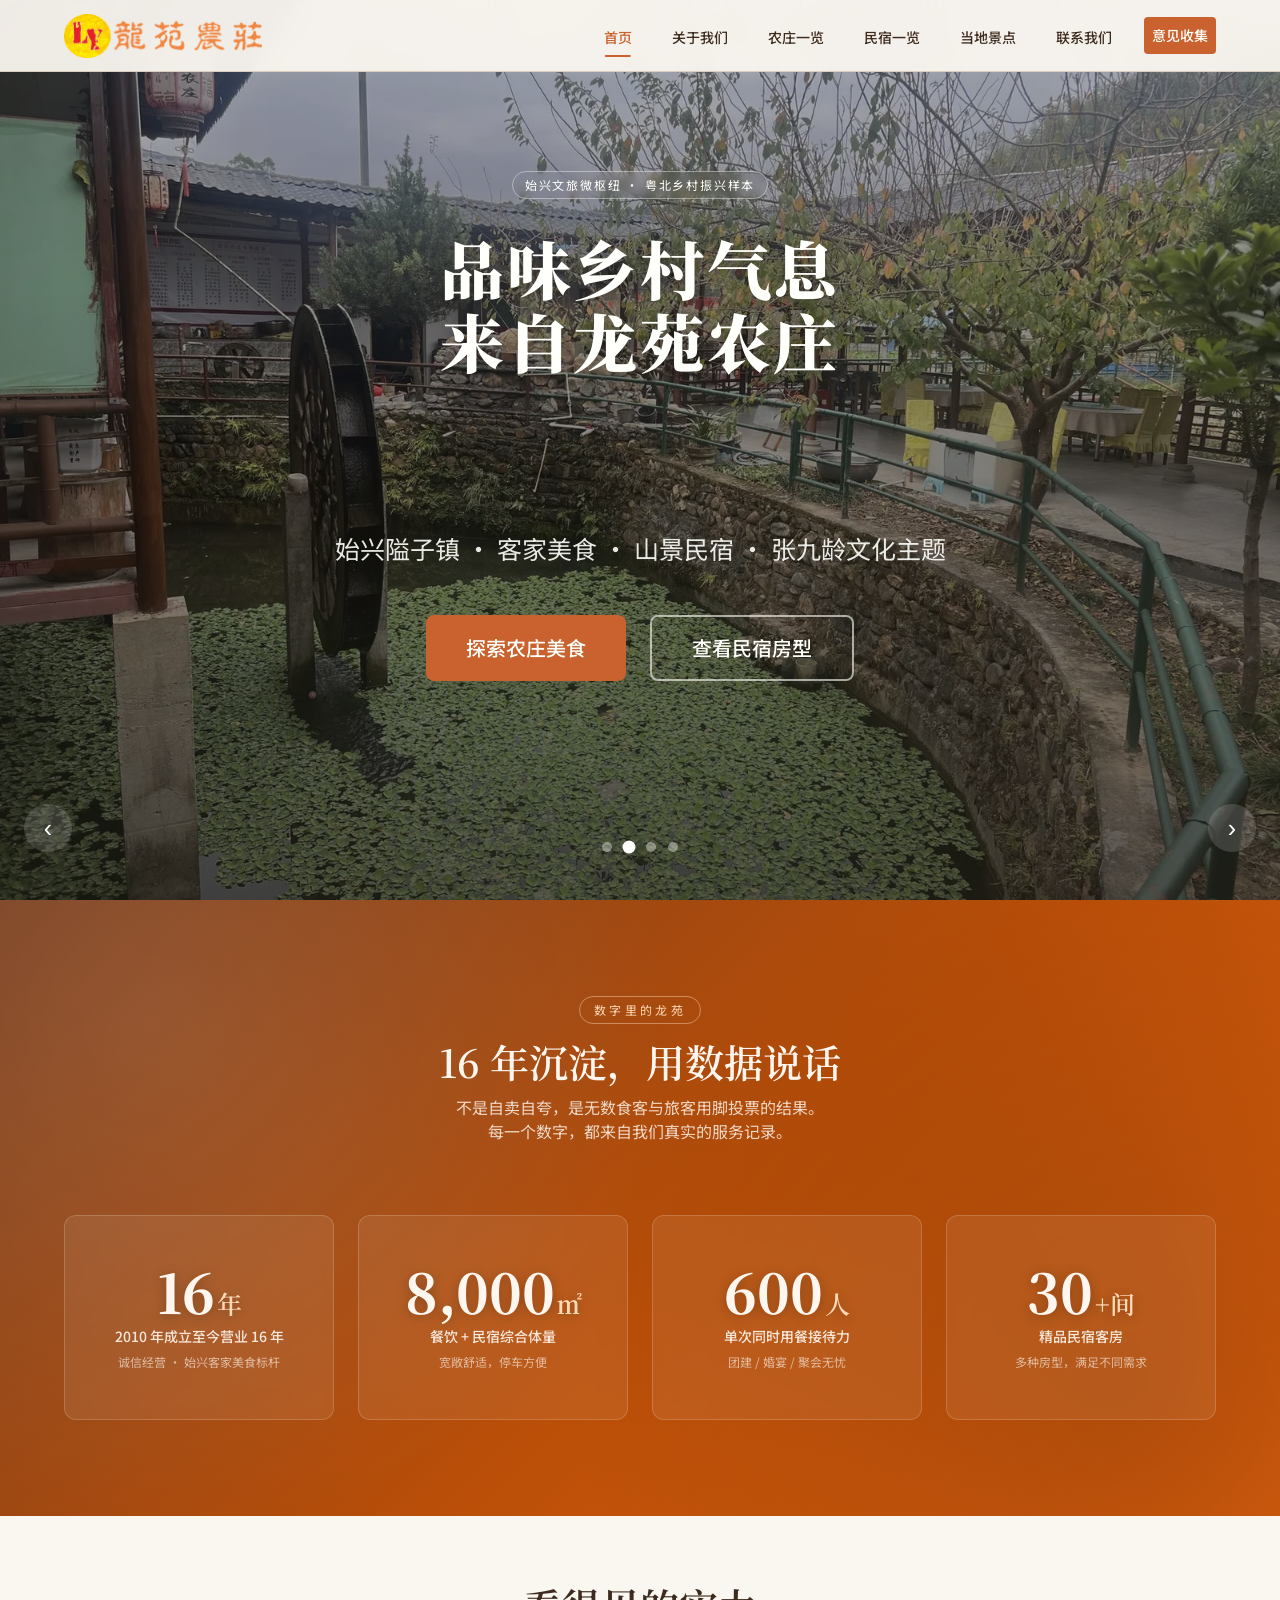
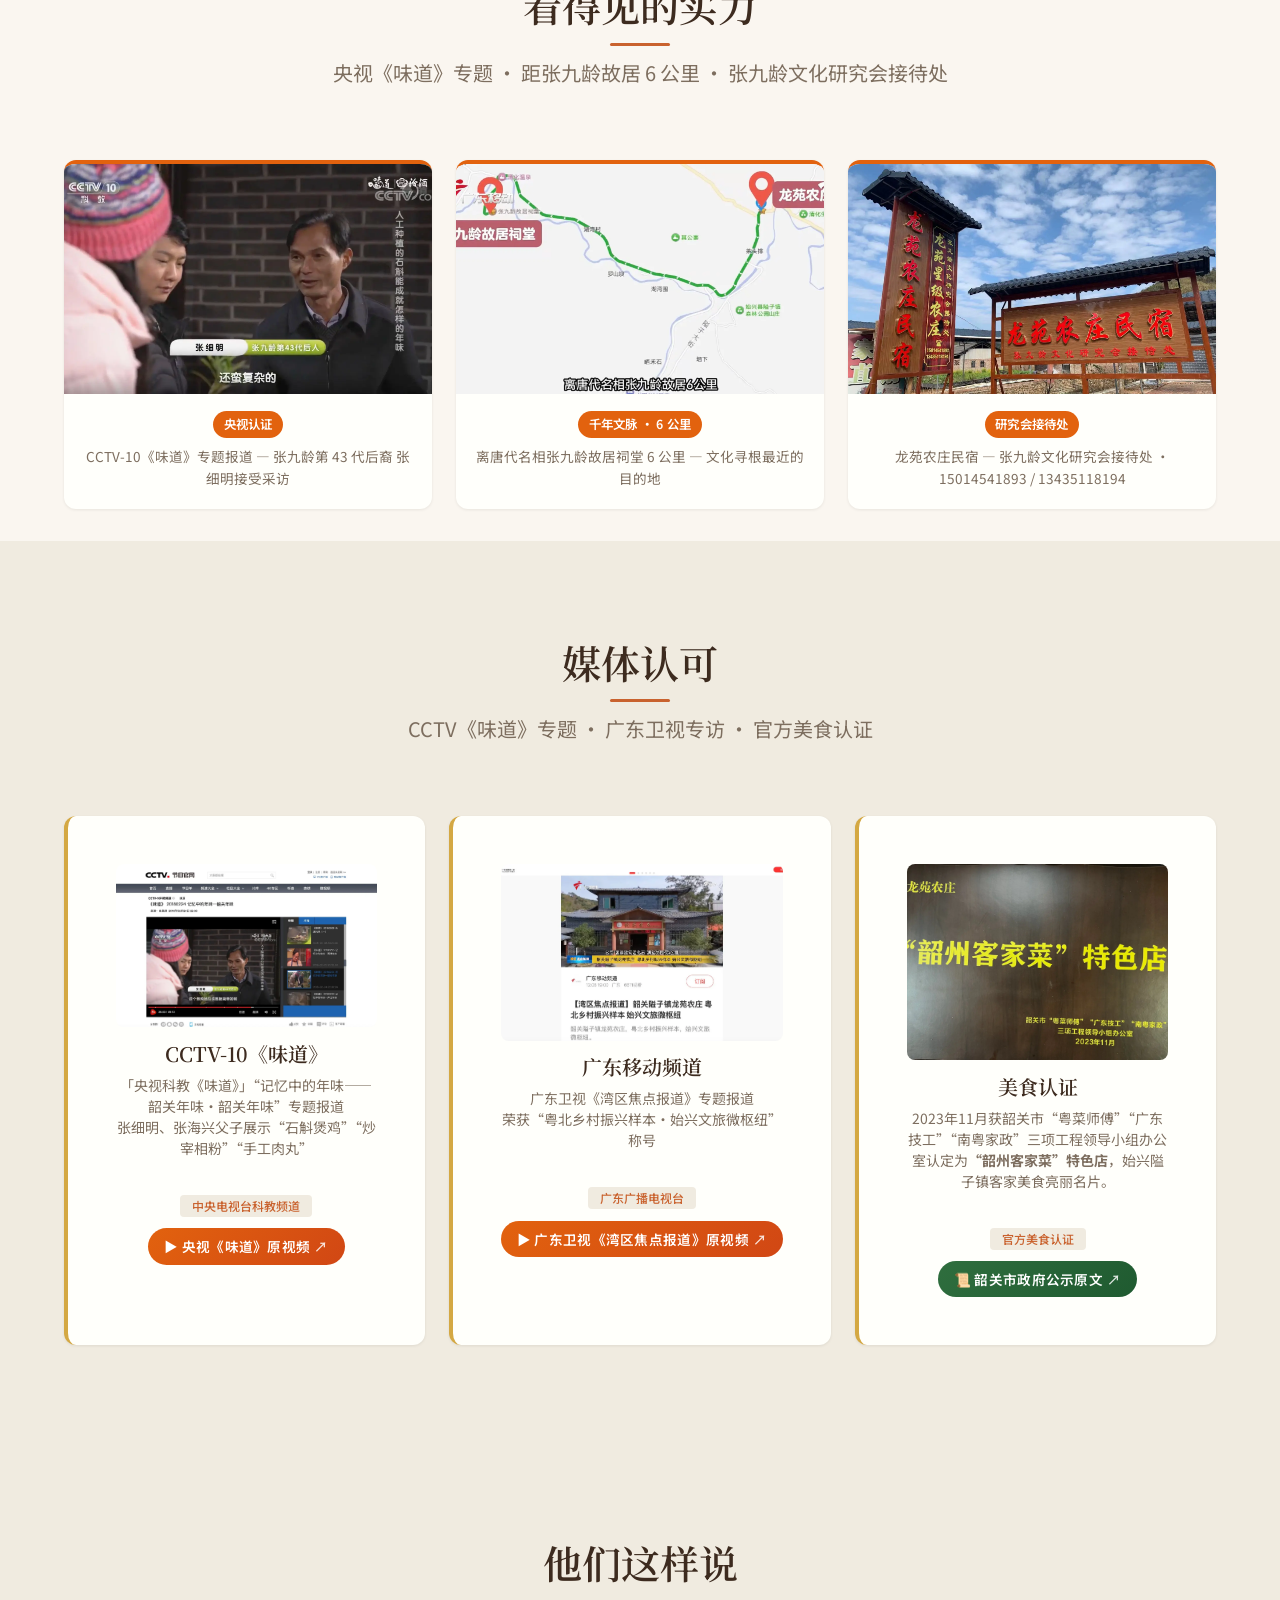
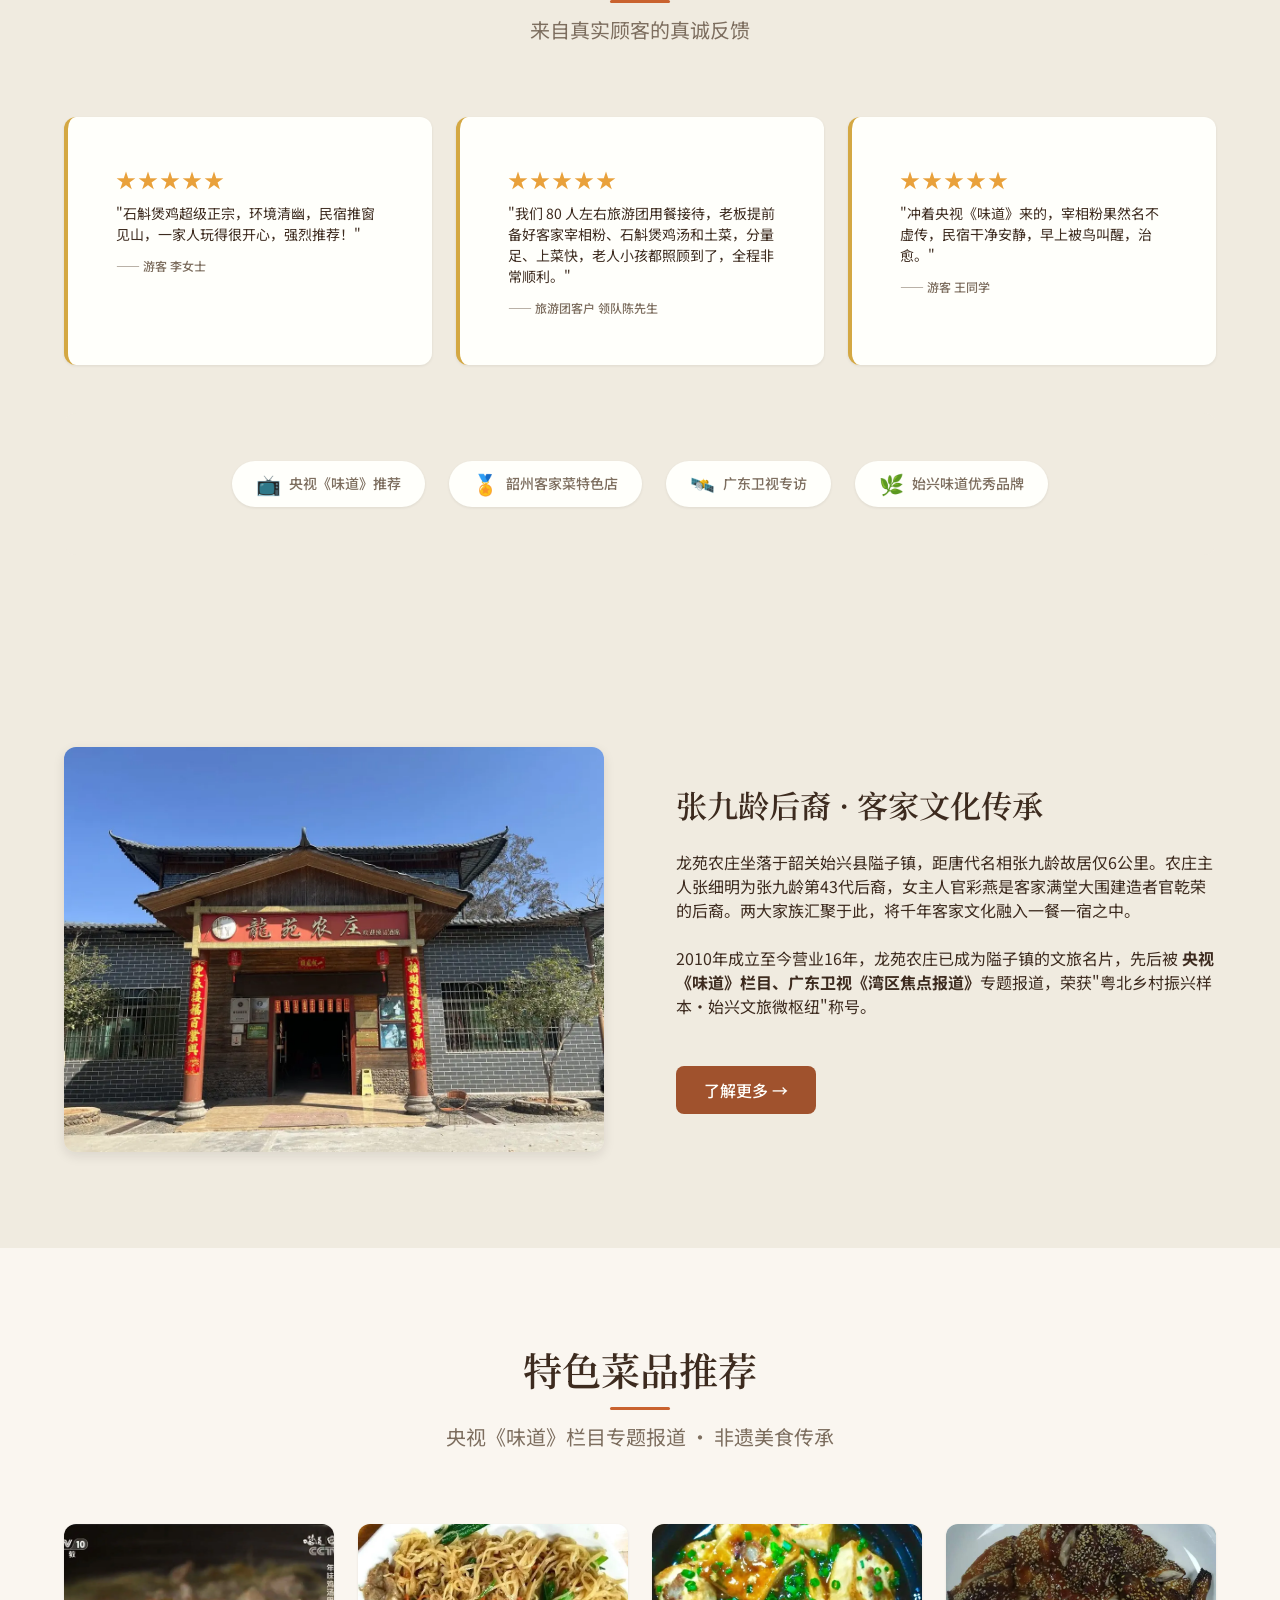
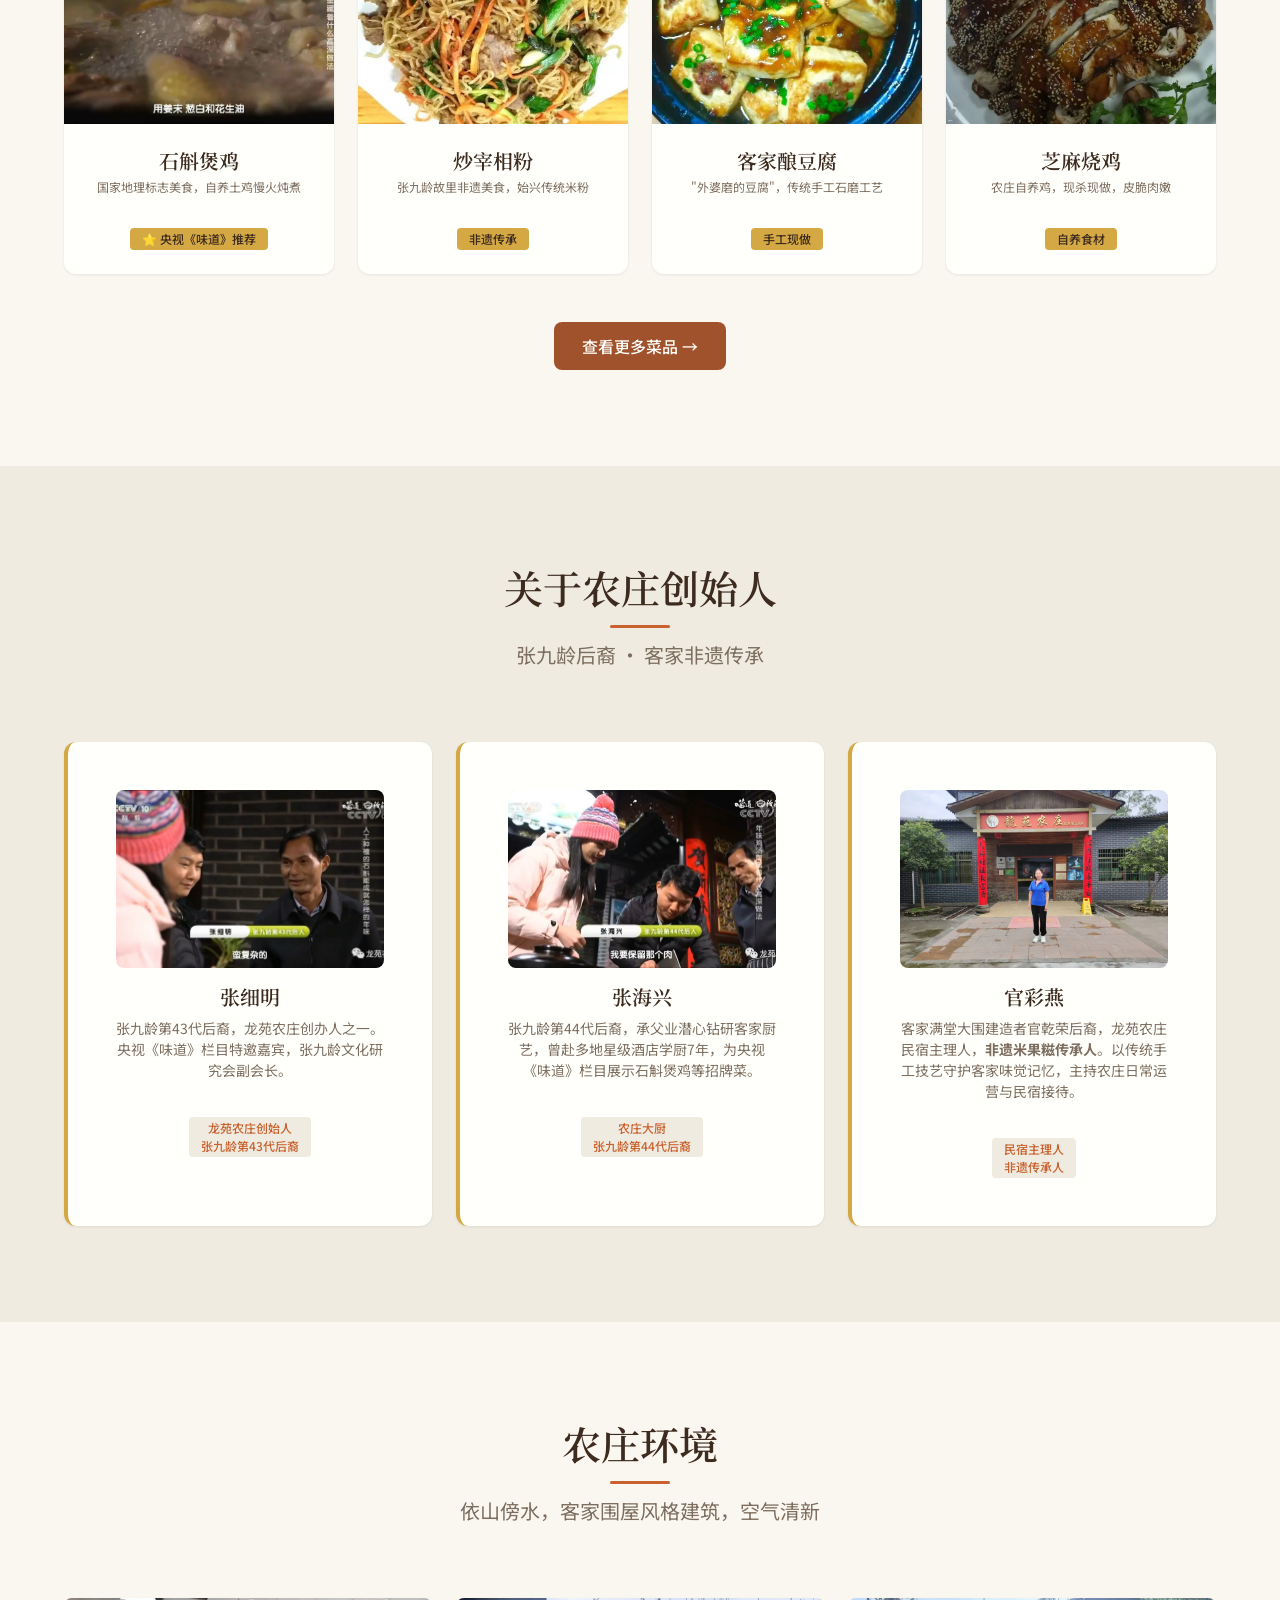
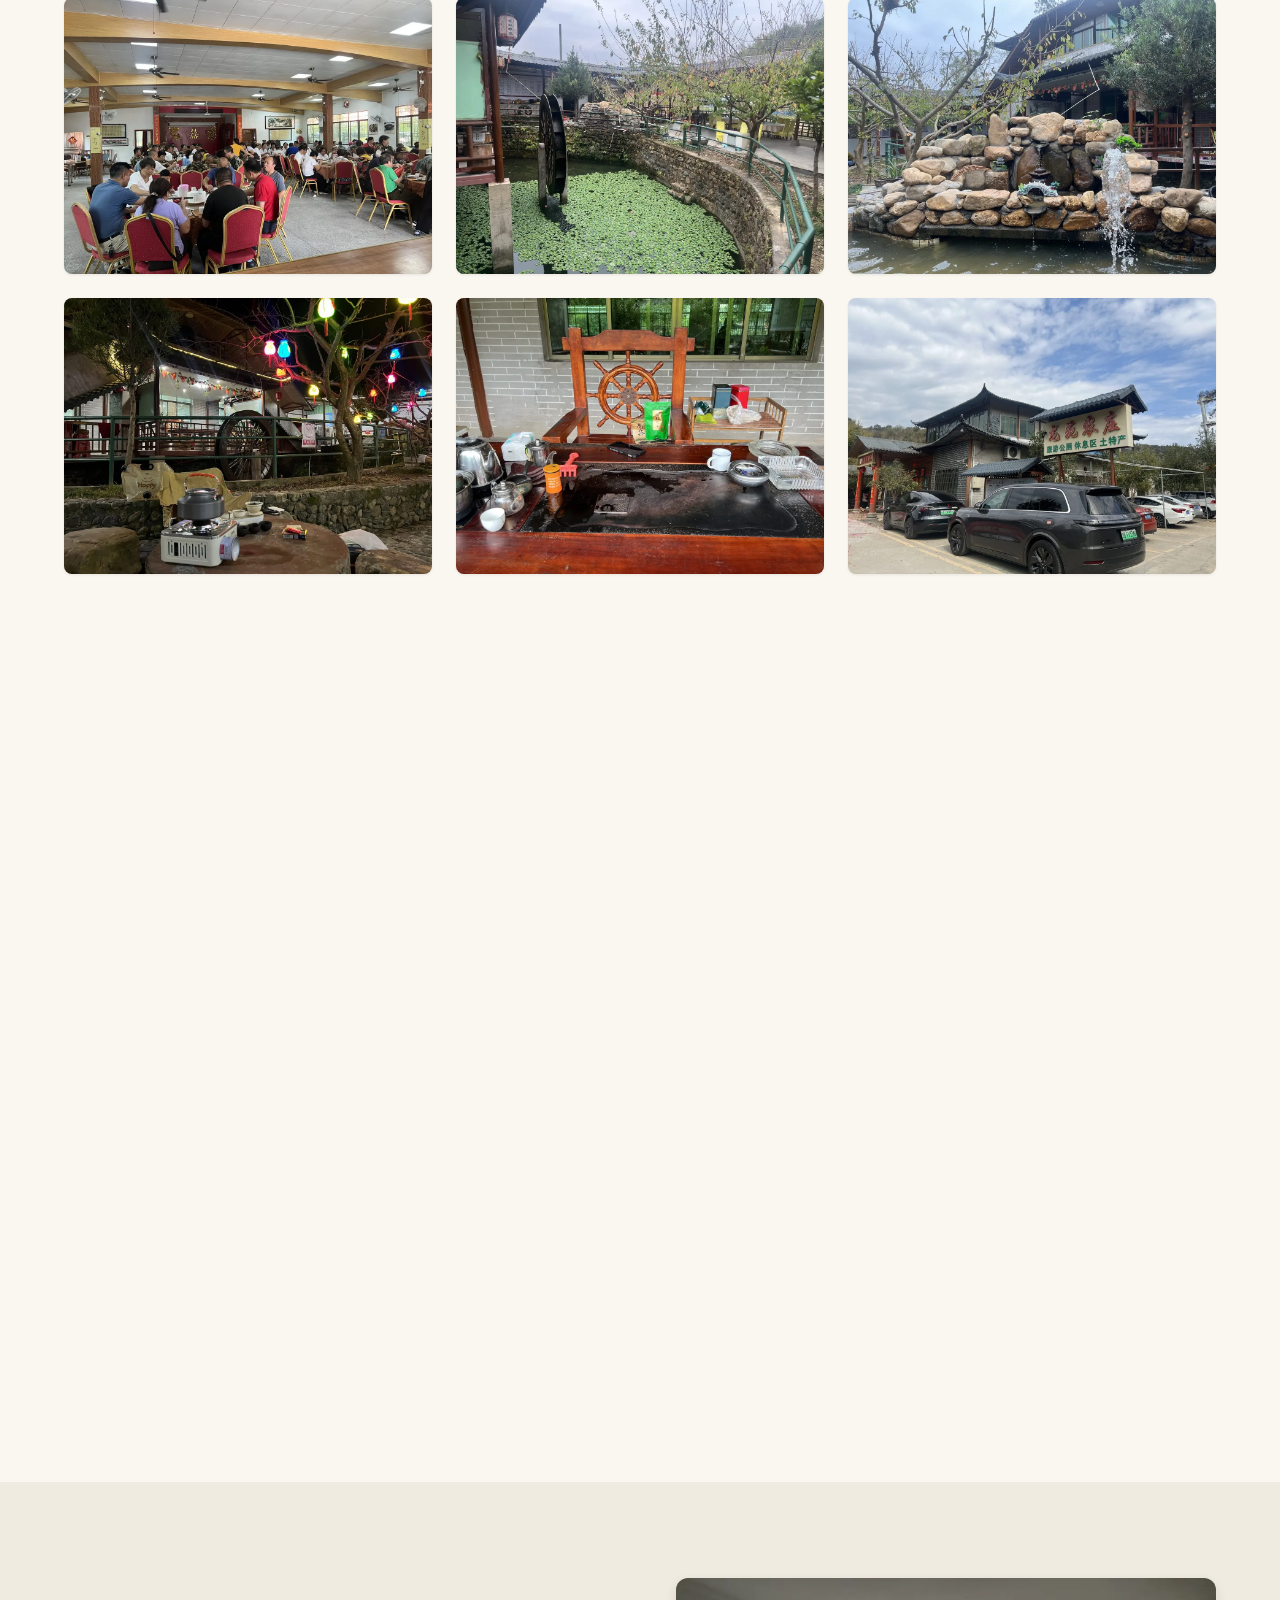
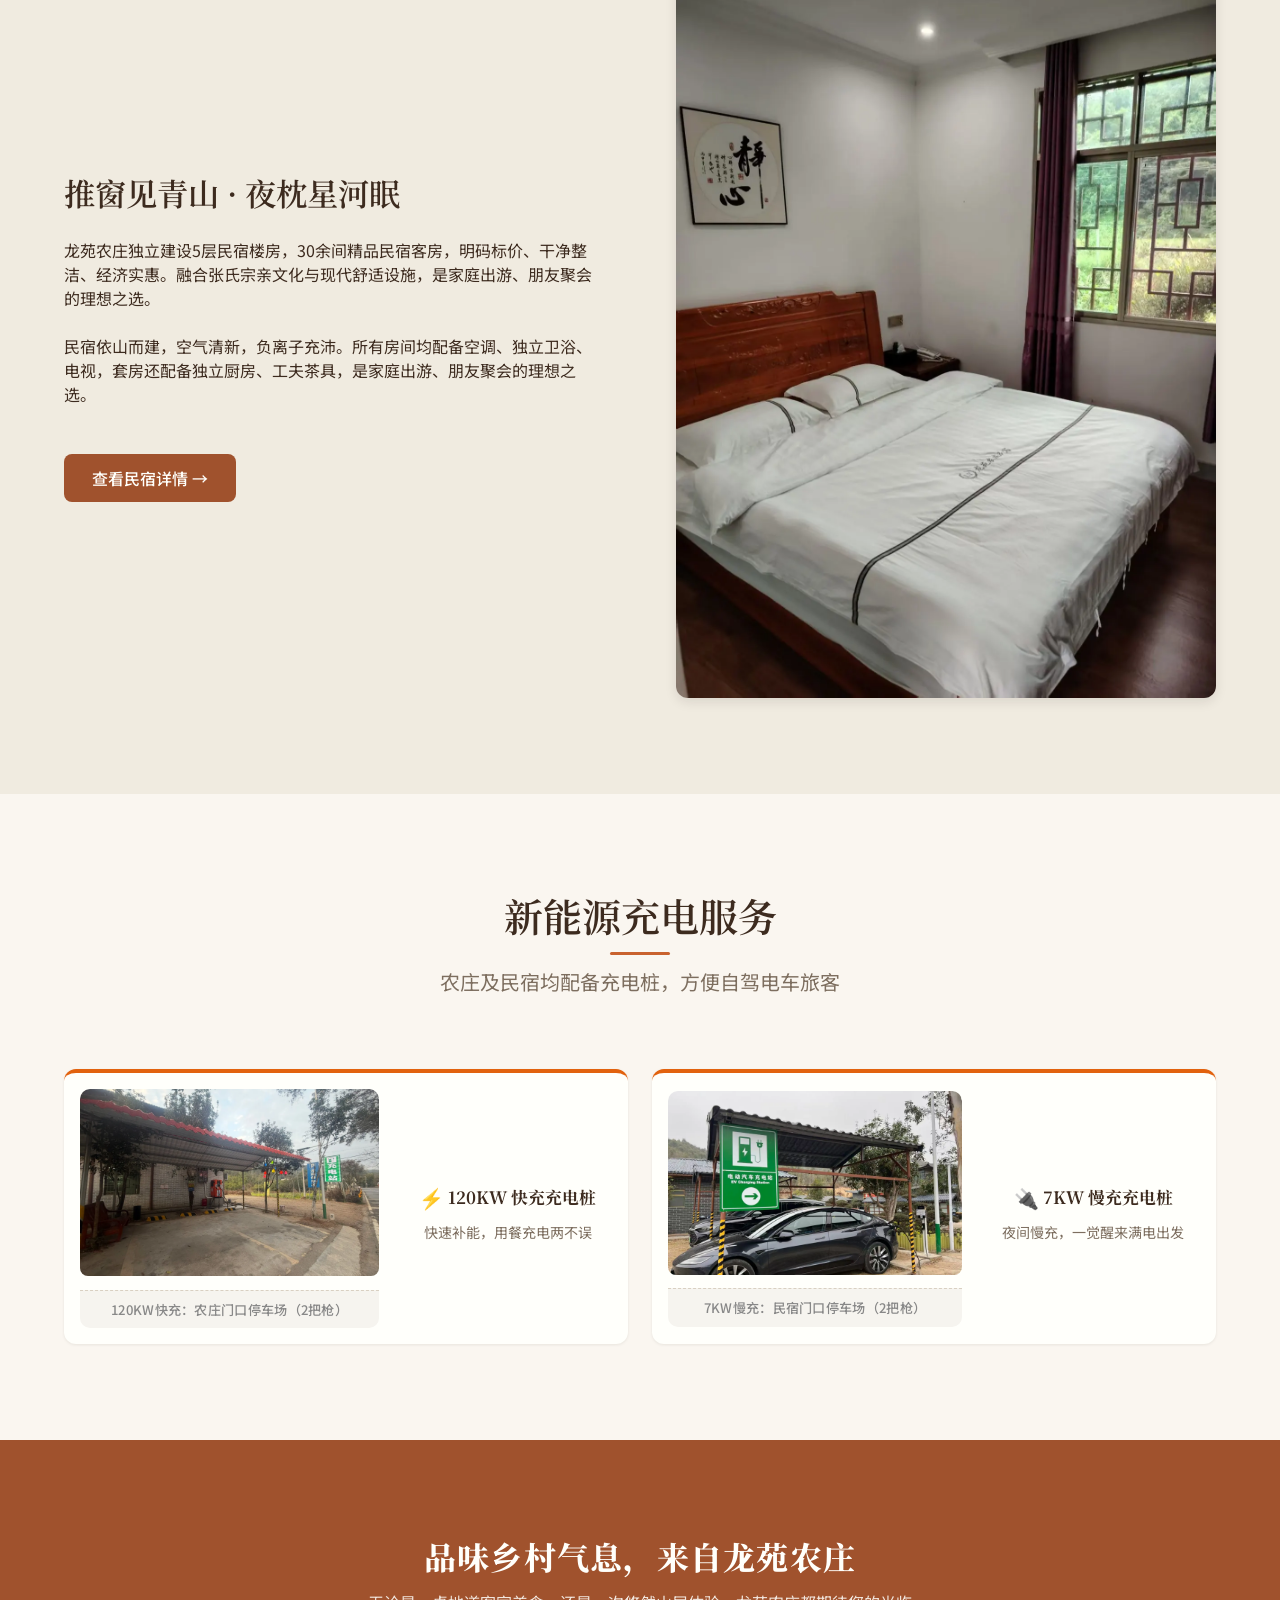
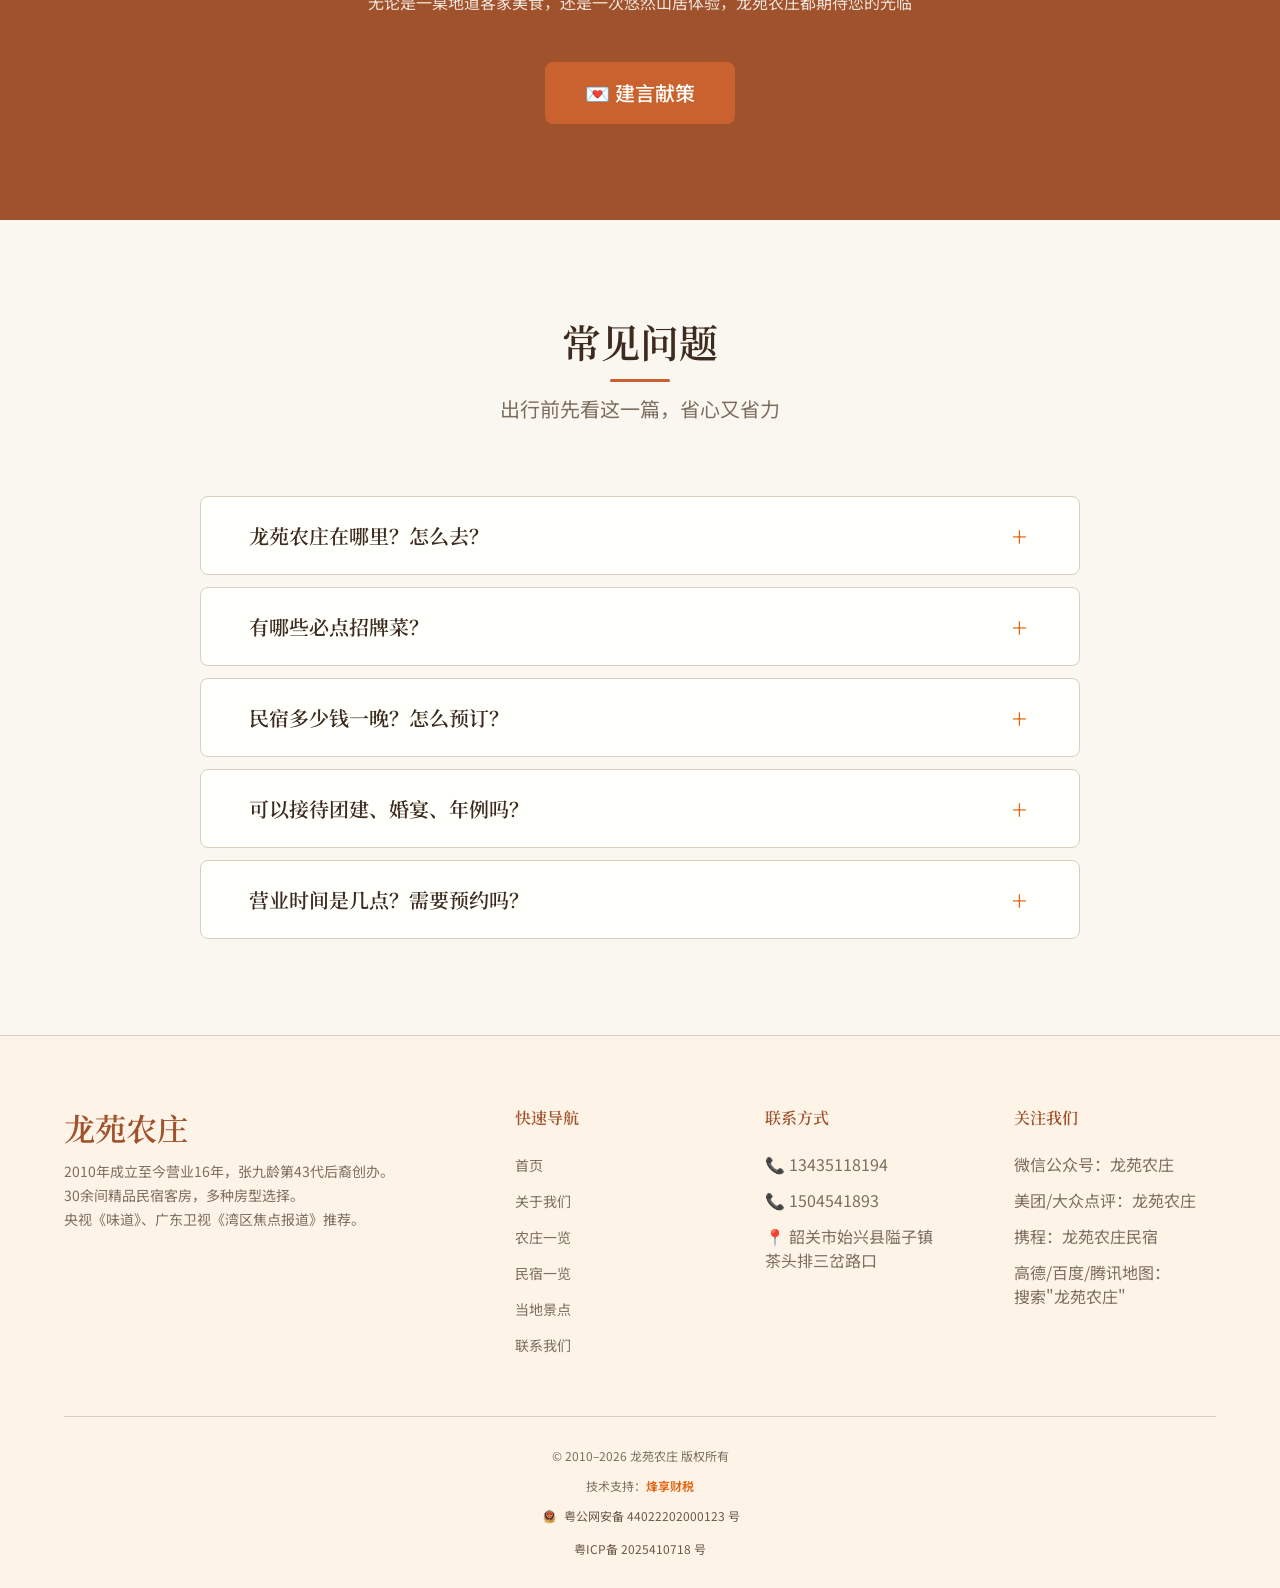
<file: index.html>
<!DOCTYPE html>
<html lang="zh-CN">
<head>
 <meta charset="UTF-8">
 <meta name="viewport" content="width=device-width, initial-scale=1.0">
 <title>龙苑农庄 — 品味乡村气息，来自龙苑农庄 | 韶关始兴客家美食·民宿</title>
 <meta name="description" content="龙苑农庄位于韶关始兴县隘子镇，集客家美食餐饮与精品民宿于一体。央视《味道》推荐，2010年成立至今营业16年，8000㎡占地，可同时接待600人用餐。张九龄文化主题，非遗美食石斛煲鸡、宰相粉。">
 <meta name="keywords" content="龙苑农庄,韶关农庄,始兴农庄,隘子镇美食,客家美食,农家乐,民宿,张九龄,满堂大围,石斛煲鸡,宰相粉">
 <link rel="icon" type="image/x-icon" href="images/logo/logo-icon.webp">
 <link rel="stylesheet" href="css/style.css">
 <!-- v2 优化增强样式：强刺激数据墙 / 利益点 / FAQ / 社会证明 -->
 <link rel="stylesheet" href="css/v2-enhancements.css">
 <link rel="canonical" href="https://www.longyuannz.cn/">
 <!-- AI 搜索引擎友好：llms.txt -->
 <link rel="llms-txt" href="llms.txt" type="text/plain">
 <!-- Open Graph -->
   <meta property="og:title" content="龙苑农庄 — 品味乡村气息，来自龙苑农庄 | 韶关始兴客家美食·民宿">
  <meta property="og:description" content="央视推荐客家美食·始兴隘子镇精品民宿·张九龄文化主题农庄">
  <meta property="og:image" content="https://longyuannongzhuang.oss-cn-shenzhen.aliyuncs.com/images/logo/wechat-share.png">
  <meta property="og:type" content="website">
  <meta property="og:url" content="https://www.longyuannz.cn/">
  <meta property="og:site_name" content="龙苑农庄">
  <meta property="og:locale" content="zh_CN">
  <meta property="og:image:width" content="400">
  <meta property="og:image:height" content="396">
  <meta property="og:image:type" content="image/png">
 <!-- Structured Data (v2 增强：面向 AI 搜索 / 富媒体摘要的多类型 @graph) -->
 <script type="application/ld+json">
 {
  "@context": "https://schema.org",
  "@graph": [
   {
    "@type": "WebSite",
    "@id": "https://www.longyuannz.cn/#website",
    "name": "龙苑农庄官网",
    "url": "https://www.longyuannz.cn/",
    "inLanguage": "zh-CN",
    "publisher": { "@id": "https://www.longyuannz.cn/#business" },
    "potentialAction": {
     "@type": "SearchAction",
     "target": "https://www.longyuannz.cn/search?q={search_term_string}",
     "query-input": "required name=search_term_string"
    }
   },
   {
    "@type": "LocalBusiness",
    "@id": "https://www.longyuannz.cn/#business",
    "name": "龙苑农庄",
    "alternateName": "龙苑农庄民宿",
    "url": "https://www.longyuannz.cn/",
    "image": [
     "https://www.longyuannz.cn/images/hero/hero-01.webp",
     "https://www.longyuannz.cn/images/farm/farm-exterior.webp"
    ],
    "logo": "https://www.longyuannz.cn/images/logo/logo.webp",
    "description": "龙苑农庄位于韶关始兴县隘子镇，集客家美食餐饮与精品民宿于一体，央视《味道》推荐，2010年成立至今营业16年。",
    "@type": "Restaurant",
    "servesCuisine": ["客家菜", "农家菜", "粤北特色菜"],
    "priceRange": "¥¥",
    "currenciesAccepted": "CNY",
    "address": {
     "@type": "PostalAddress",
     "streetAddress": "隘子镇茶头排三岔路口往司前方向50米",
     "addressLocality": "始兴县",
     "addressRegion": "广东省",
     "postalCode": "512500",
     "addressCountry": "CN"
    },
    "geo": {
     "@type": "GeoCoordinates",
     "latitude": 24.8732,
     "longitude": 113.9584
    },
    "telephone": "+86-13435118194",
    "openingHoursSpecification": [
     { "@type": "OpeningHoursSpecification", "dayOfWeek": ["Monday","Tuesday","Wednesday","Thursday","Friday","Saturday","Sunday"], "opens": "09:00", "closes": "22:00" }
    ],
    "acceptsReservations": true,
    "hasMenu": "https://www.longyuannz.cn/farm.html",
    "tourBookingPage": "https://www.longyuannz.cn/contact.html",
    "review": [
     {
      "@type": "Review",
      "author": { "@type": "Person", "name": "游客 李女士" },
      "reviewBody": "石斛煲鸡超级正宗，环境清幽，民宿推窗见山，一家人玩得很开心，强烈推荐！"
     }
    ],
    "award": ["央视《味道》栏目推荐品牌", "韶州客家菜特色店"],
    "founder": { "@type": "Person", "name": "张细明", "jobTitle": "龙苑农庄创办人" },
    "foundingDate": "2010"
   },
   {
    "@type": "BreadcrumbList",
    "itemListElement": [
     { "@type": "ListItem", "position": 1, "name": "首页", "item": "https://www.longyuannz.cn/" }
    ]
   }
  ]
 }
 </script>
</head>
<body>

 <!-- Navigation -->
 <nav class="nav" role="navigation" aria-label="主导航">
  <div class="container nav-inner">
   <a href="index.html" class="nav-logo" aria-label="龙苑农庄首页">
    <img src="images/logo/logo.webp" alt="龙苑农庄" width="180" height="44">
   </a>
   <button class="nav-toggle" aria-label="菜单" aria-expanded="false">
    <span></span><span></span><span></span>
   </button>
   <ul class="nav-links" role="menubar">
    <li role="none"><a href="index.html" class="active" role="menuitem">首页</a></li>
    <li role="none"><a href="about.html" role="menuitem">关于我们</a></li>
    <li role="none"><a href="farm.html" role="menuitem">农庄一览</a></li>
    <li role="none"><a href="homestay.html" role="menuitem">民宿一览</a></li>
    <li role="none"><a href="attractions.html" role="menuitem">当地景点</a></li>
    <li role="none"><a href="contact.html" role="menuitem">联系我们</a></li>
    <li role="none"><a href="contact.html" class="nav-cta">意见收集</a></li>
   </ul>
  </div>
 </nav>

 <!-- Hero Carousel -->
 <section class="hero" aria-label="首页轮播">
  <div class="hero-slides">
   <div class="hero-slide active" style="background-image: url('images/hero/hero-01.webp')"></div>
   <div class="hero-slide" style="background-image: url('images/hero/hero-02.webp')"></div>
   <div class="hero-slide" style="background-image: url('images/hero/hero-03.webp')"></div>
   <div class="hero-slide" style="background-image: url('images/hero/hero-04.webp')"></div>
  </div>
  <div class="hero-overlay"></div>
  <div class="hero-content">
   <span class="hero-tag">始兴文旅微枢纽 · 粤北乡村振兴样本</span>
   <h1 class="hero-title slogan-hero">品味乡村气息<br>来自龙苑农庄</h1>
   <p class="hero-subtitle">始兴隘子镇 · 客家美食 · 山景民宿 · 张九龄文化主题</p>
   <div class="hero-actions">
    <a href="farm.html" class="btn btn-primary btn-lg">探索农庄美食</a>
    <a href="homestay.html" class="btn btn-outline btn-lg">查看民宿房型</a>
   </div>
  </div>
  <button class="hero-arrow hero-arrow--prev" aria-label="上一张">‹</button>
  <button class="hero-arrow hero-arrow--next" aria-label="下一张">›</button>
  <div class="hero-dots">
   <button class="hero-dot active" aria-label="第1张"></button>
   <button class="hero-dot" aria-label="第2张"></button>
   <button class="hero-dot" aria-label="第3张"></button>
   <button class="hero-dot" aria-label="第4张"></button>
  </div>
 </section>

 <!-- ═══ 强刺激数据墙（v2 新增） ═══ -->
 <section class="power-stats fade-in" aria-label="数字里的龙苑">
  <div class="container">
   <div class="power-stats-head">
    <span class="eyebrow">数字里的龙苑</span>
    <h2>16 年沉淀，用数据说话</h2>
    <p>不是自卖自夸，是无数食客与旅客用脚投票的结果。<br>每一个数字，都来自我们真实的服务记录。</p>
   </div>
   <div class="power-grid">
    <div class="power-card">
     <div class="power-number"><span class="num" data-count="16">0</span><span class="power-unit">年</span></div>
     <div class="power-label">2010 年成立至今营业 16 年</div>
     <div class="power-tip">诚信经营 · 始兴客家美食标杆</div>
    </div>
    <div class="power-card">
     <div class="power-number"><span class="num" data-count="8000">0</span><span class="power-unit">㎡</span></div>
     <div class="power-label">餐饮 + 民宿综合体量</div>
     <div class="power-tip">宽敞舒适，停车方便</div>
    </div>
    <div class="power-card">
     <div class="power-number"><span class="num" data-count="600">0</span><span class="power-unit">人</span></div>
     <div class="power-label">单次同时用餐接待力</div>
     <div class="power-tip">团建 / 婚宴 / 聚会无忧</div>
    </div>
    <div class="power-card">
     <div class="power-number"><span class="num" data-count="30">0</span><span class="power-unit">+间</span></div>
     <div class="power-label">精品民宿客房</div>
     <div class="power-tip">多种房型，满足不同需求</div>
    </div>
   </div>
  </div>
 </section>

 <!-- ═══ 品牌实力证据带（CCTV / 6公里地图 / 民宿招牌） ═══ -->
 <section class="section section-evidence fade-in" aria-label="品牌实力证据">
  <div class="container">
   <div class="section-header">
    <h2>看得见的实力</h2>
    <span class="section-divider"></span>
    <p>央视《味道》专题 · 距张九龄故居 6 公里 · 张九龄文化研究会接待处</p>
   </div>
   <div class="evidence-grid">
    <a class="evidence-item" href="javascript:void(0)" aria-label="CCTV-10《味道》专题报道张细明">
     <img src="images/media/cctv-screenshot-taste.webp" alt="CCTV-10《味道》专题报道·张九龄第43代后裔张细明接受采访" loading="lazy">
     <div class="evidence-caption">
      <span class="evidence-tag">央视认证</span>
      <p>CCTV-10《味道》专题报道 — 张九龄第 43 代后裔 张细明接受采访</p>
     </div>
    </a>
    <a class="evidence-item" href="javascript:void(0)" aria-label="龙苑农庄离张九龄故居 6 公里">
     <img src="images/media/map-zhangjiu6km.webp" alt="龙苑农庄离唐代名相张九龄故居祠堂 6 公里" loading="lazy">
     <div class="evidence-caption">
      <span class="evidence-tag">千年文脉 · 6 公里</span>
      <p>离唐代名相张九龄故居祠堂 6 公里 — 文化寻根最近的目的地</p>
     </div>
    </a>
    <a class="evidence-item" href="javascript:void(0)" aria-label="龙苑农庄民宿招牌">
     <img src="images/homestay/homestay-signboard.webp" alt="龙苑农庄民宿门楼与招牌 — 张九龄文化研究会接待处" loading="lazy">
     <div class="evidence-caption">
      <span class="evidence-tag">研究会接待处</span>
      <p>龙苑农庄民宿 — 张九龄文化研究会接待处 · 15014541893 / 13435118194</p>
     </div>
    </a>
   </div>
  </div>
 </section>

<!-- Media Recognition -->
 <section class="section section-alt fade-in" aria-label="媒体认可">
  <div class="container">
   <div class="section-header">
    <h2>媒体认可</h2>
    <span class="section-divider"></span>
    <p>CCTV《味道》专题 · 广东卫视专访 · 官方美食认证</p>
   </div>
   <div class="media-grid stagger-children">
    <div class="media-card">
     <div class="media-card-media">
      <img class="media-card-img" src="images/media/media-cctv-taste.webp" alt="CCTV-10《味道》专题报道龙苑农庄" loading="lazy">
     </div>
     <h3>CCTV-10《味道》</h3>
     <p>「央视科教《味道》」“记忆中的年味——韶关年味·韶关年味”专题报道<br>张细明、张海兴父子展示“石斛煲鸡”“炒宰相粉”“手工肉丸”</p>
     <span class="media-source">中央电视台科教频道</span>
     <a class="media-link-btn" href="https://tv.cctv.com/2018/02/24/VIDEyAd4R15zXhuBlPBkuvvH180224.shtml?spm=C95797228340.P3XSH3djsU2B.0.0" target="_blank" rel="noopener noreferrer" aria-label="新标签页打开 CCTV《味道》节目视频">▶ 央视《味道》原视频</a>
    </div>
    <div class="media-card">
     <div class="media-card-media">
      <img class="media-card-img" src="images/media/media-gdmobile.webp" alt="广东移动频道报道龙苑农庄" loading="lazy">
     </div>
     <h3>广东移动频道</h3>
     <p>广东卫视《湾区焦点报道》专题报道<br>荣获“粤北乡村振兴样本·始兴文旅微枢纽”称号</p>
     <span class="media-source">广东广播电视台</span>
     <a class="media-link-btn" href="https://m.itouchtv.cn/video/58f3b4091e1ae907c73eae3b4c4e0204?shareId=9I2CgoFE" target="_blank" rel="noopener noreferrer" aria-label="新标签页打开 广东卫视《湾区焦点报道》视频">▶ 广东卫视《湾区焦点报道》原视频</a>
    </div>
    <div class="media-card">
     <div class="media-card-media">
      <img class="media-card-img media-card-img--food" src="images/media/media-shaozhou-plaque.webp" alt="“韶州客家菜”特色店铜牌" loading="lazy">
     </div>
     <h3>美食认证</h3>
     <p>2023年11月获韶关市“粤菜师傅”“广东技工”“南粤家政”三项工程领导小组办公室认定为<b>“韶州客家菜”特色店</b>，始兴隘子镇客家美食亮丽名片。</p>
     <span class="media-source">官方美食认证</span>
     <a class="media-link-btn media-link-btn--gov" href="https://www.gdsx.gov.cn/sgsxyzz/gkmlpt/content/2/2471/post_2471662.html#3559" target="_blank" rel="noopener noreferrer" aria-label="新标签页打开 韶关市政府公示原文">📜 韶关市政府公示原文</a>
    </div>
   </div>
  </div>
 </section>

 <!-- ═══ 社会证明：真实好评（v2 新增） ═══ -->
 <section class="section section-alt fade-in" aria-label="顾客好评">
  <div class="container">
   <div class="section-header">
    <h2>他们这样说</h2>
    <span class="section-divider"></span>
    <p>来自真实顾客的真诚反馈</p>
   </div>
   <div class="review-strip">
    <div class="review-card">
     <div class="review-stars">★★★★★</div>
     <p>"石斛煲鸡超级正宗，环境清幽，民宿推窗见山，一家人玩得很开心，强烈推荐！"</p>
     <div class="review-author">—— 游客 李女士</div>
    </div>
    <div class="review-card">
     <div class="review-stars">★★★★★</div>
     <p>"我们 80 人左右旅游团用餐接待，老板提前备好客家宰相粉、石斛煲鸡汤和土菜，分量足、上菜快，老人小孩都照顾到了，全程非常顺利。"</p>
     <div class="review-author">—— 旅游团客户 领队陈先生</div>
    </div>
    <div class="review-card">
     <div class="review-stars">★★★★★</div>
     <p>"冲着央视《味道》来的，宰相粉果然名不虚传，民宿干净安静，早上被鸟叫醒，治愈。"</p>
     <div class="review-author">—— 游客 王同学</div>
    </div>
   </div>
   <div class="trust-bar" style="margin-top:var(--space-lg)">
    <span class="trust-item"><span class="trust-ico">📺</span> 央视《味道》推荐</span>
    <span class="trust-item"><span class="trust-ico">🏅</span> 韶州客家菜特色店</span>
    <span class="trust-item"><span class="trust-ico">🛰️</span> 广东卫视专访</span>
    <span class="trust-item"><span class="trust-ico">🌿</span> 始兴味道优秀品牌</span>
   </div>
  </div>
 </section>


 <!-- About Teaser -->
 <section class="section section-alt fade-in" aria-label="关于我们简介">
  <div class="container">
   <div class="two-col">
    <div class="two-col-img">
     <img src="images/farm/farm-exterior.webp" alt="龙苑农庄门面" loading="lazy" width="600" height="450">
    </div>
    <div class="two-col-content">
     <h2>张九龄后裔 · 客家文化传承</h2>
     <p>龙苑农庄坐落于韶关始兴县隘子镇，距唐代名相张九龄故居仅6公里。农庄主人张细明为张九龄第43代后裔，女主人官彩燕是客家满堂大围建造者官乾荣的后裔。两大家族汇聚于此，将千年客家文化融入一餐一宿之中。</p>
     <p>2010年成立至今营业16年，龙苑农庄已成为隘子镇的文旅名片，先后被 <strong>央视《味道》栏目、广东卫视《湾区焦点报道》</strong>专题报道，荣获"粤北乡村振兴样本·始兴文旅微枢纽"称号。</p>
     <a href="about.html" class="btn btn-secondary mt-md">了解更多 →</a>
    </div>
   </div>
  </div>
 </section>

 <!-- Featured Dishes -->
 <section class="section fade-in" aria-label="特色菜品">
  <div class="container">
   <div class="section-header">
    <h2>特色菜品推荐</h2>
    <span class="section-divider"></span>
    <p>央视《味道》栏目专题报道 · 非遗美食传承</p>
   </div>
   <div class="food-grid stagger-children">
    <div class="food-card">
     <img src="images/food/food-shihu-soup-1.webp" alt="石斛煲鸡" loading="lazy" width="400" height="300">
     <div class="food-card-body">
      <h4>石斛煲鸡</h4>
      <p>国家地理标志美食，自养土鸡慢火炖煮</p>
      <span class="food-card-badge">⭐ 央视《味道》推荐</span>
     </div>
    </div>
    <div class="food-card">
     <img src="images/food/food-zaixiangfen.webp" alt="炒宰相粉" loading="lazy" width="400" height="300">
     <div class="food-card-body">
      <h4>炒宰相粉</h4>
      <p>张九龄故里非遗美食，始兴传统米粉</p>
      <span class="food-card-badge">非遗传承</span>
     </div>
    </div>
    <div class="food-card">
     <img src="images/food/food-doufu.webp" alt="客家酿豆腐" loading="lazy" width="400" height="300">
     <div class="food-card-body">
      <h4>客家酿豆腐</h4>
      <p>"外婆磨的豆腐"，传统手工石磨工艺</p>
      <span class="food-card-badge">手工现做</span>
     </div>
    </div>
    <div class="food-card">
     <img src="images/food/food-chicken.webp" alt="芝麻烧鸡" loading="lazy" width="400" height="300">
     <div class="food-card-body">
      <h4>芝麻烧鸡</h4>
      <p>农庄自养鸡，现杀现做，皮脆肉嫩</p>
      <span class="food-card-badge">自养食材</span>
     </div>
    </div>
   </div>
   <div class="text-center mt-lg">
    <a href="farm.html" class="btn btn-secondary">查看更多菜品 →</a>
   </div>
  </div>
 </section>

 <!-- Hosts -->
 <section class="section section-alt fade-in" aria-label="农庄主人">
  <div class="container">
   <div class="section-header">
    <h2>关于农庄创始人</h2>
    <span class="section-divider"></span>
    <p>张九龄后裔 · 客家非遗传承</p>
   </div>
   <div class="host-grid-3 stagger-children">
    <div class="media-card">
     <img src="images/people/host-zhangximing.webp" alt="张细明" loading="lazy" width="600" height="400" style="width:100%;aspect-ratio:3/2;height:auto;max-height:240px;object-fit:cover;border-radius:8px;margin-bottom:1rem;background:#f5efe8;">
     <h3>张细明</h3>
     <p>张九龄第43代后裔，龙苑农庄创办人之一。央视《味道》栏目特邀嘉宾，张九龄文化研究会副会长。</p>
     <span class="media-source">龙苑农庄创始人<br>张九龄第43代后裔</span>
    </div>
    <div class="media-card">
     <img src="images/people/host-zhanghaixing.webp" alt="张海兴" loading="lazy" width="600" height="400" style="width:100%;aspect-ratio:3/2;height:auto;max-height:240px;object-fit:cover;border-radius:8px;margin-bottom:1rem;background:#f5efe8;">
     <h3>张海兴</h3>
     <p>张九龄第44代后裔，承父业潜心钻研客家厨艺，曾赴多地星级酒店学厨7年，为央视《味道》栏目展示石斛煲鸡等招牌菜。</p>
     <span class="media-source">农庄大厨<br>张九龄第44代后裔</span>
    </div>
    <div class="media-card">
     <img src="images/people/hostess-guancy.webp" alt="官彩燕" loading="lazy" width="600" height="400" style="width:100%;aspect-ratio:3/2;height:auto;max-height:240px;object-fit:cover;border-radius:8px;margin-bottom:1rem;background:#f5efe8;">
     <h3>官彩燕</h3>
     <p>客家满堂大围建造者官乾荣后裔，龙苑农庄民宿主理人，<b>非遗米果糍传承人</b>。以传统手工技艺守护客家味觉记忆，主持农庄日常运营与民宿接待。</p>
     <span class="media-source">民宿主理人<br>非遗传承人</span>
    </div>
   </div>
  </div>
 </section>

 <!-- Environment Gallery -->
 <section class="section fade-in" aria-label="农庄环境">
  <div class="container">
   <div class="section-header">
    <h2>农庄环境</h2>
    <span class="section-divider"></span>
    <p>依山傍水，客家围屋风格建筑，空气清新</p>
   </div>
   <div class="gallery-grid">
    <div class="gallery-item">
     <img src="images/farm/farm-hall.webp" alt="农庄大厅" loading="lazy" width="600" height="450">
     <div class="gallery-item-overlay"><span>宴会大厅 · 可容纳500人</span></div>
    </div>
    <div class="gallery-item">
     <img src="images/farm/farm-pond.webp" alt="农庄池塘" loading="lazy" width="600" height="450">
     <div class="gallery-item-overlay"><span>山泉鱼塘 · 可自由垂钓</span></div>
    </div>
    <div class="gallery-item">
     <img src="images/farm/farm-landscape.webp" alt="农庄假山景观" loading="lazy" width="600" height="450">
     <div class="gallery-item-overlay"><span>假山景观 · 园林庭院</span></div>
    </div>
    <div class="gallery-item">
     <img src="images/farm/farm-outdoor.webp" alt="露天石桌石椅" loading="lazy" width="600" height="450">
     <div class="gallery-item-overlay"><span>露天茶座 · 清风徐来</span></div>
    </div>
    <div class="gallery-item">
     <img src="images/farm/farm-tea.webp" alt="农庄泡茶区" loading="lazy" width="600" height="450">
     <div class="gallery-item-overlay"><span>品茗区 · 山泉泡茶</span></div>
    </div>
    <div class="gallery-item">
     <img src="images/farm/farm-parking.webp" alt="停车场" loading="lazy" width="600" height="450">
     <div class="gallery-item-overlay"><span>大型停车场 · 50+车位</span></div>
    </div>
   </div>
  </div>
 </section>

 <!-- Honors -->
 <section class="section fade-in" aria-label="荣誉资质">
  <div class="container">
   <div class="section-header">
    <h2>荣誉资质</h2>
    <span class="section-divider"></span>
    <p>政府认证 · 行业认可 · 30余间精品客房</p>
   </div>
   <div class="honor-grid">
    <div class="honor-item">
     <img class="honor-img" src="images/honors/honor-3star-farm.webp" alt="三星级乡村旅游农家乐" loading="lazy">
     <div class="honor-item-body">
      <h4>三星级乡村旅游农家乐</h4>
      <p>经农业农村与文旅部门联合评审，龙苑农庄获评三星级乡村旅游农家乐，餐饮、住宿、安全、卫生全面达标。</p>
      <span class="honor-issuer">颁证：始兴县人民政府</span>
     </div>
    </div>
    <div class="honor-item">
     <img class="honor-img" src="images/honors/honor-shaoguan-station.webp" alt="韶关旅游驿站" loading="lazy">
     <div class="honor-item-body">
      <h4>韶关旅游驿站</h4>
      <p>经韶关市旅游局评定，龙苑农庄入选韶关旅游驿站体系，承担粤北旅游集散、餐饮、休憩功能，是始兴隘子镇旅游服务的重要节点。</p>
      <span class="honor-issuer">颁证：韶关市旅游局</span>
     </div>
    </div>
    <div class="honor-item">
     <img class="honor-img" src="images/honors/honor-3star-homestay.webp" alt="三星级乡村旅游民宿" loading="lazy">
     <div class="honor-item-body">
      <h4>三星级乡村旅游民宿</h4>
      <p>龙苑农庄民宿（30余间精品客房）通过三星级乡村旅游民宿评定，客房、配套、服务、安全均达行业标准。</p>
      <span class="honor-issuer">颁证：韶关市文化广电旅游体育局</span>
     </div>
    </div>
   </div>
  </div>
 </section>


 <!-- Homestay Teaser -->
 <section class="section section-alt fade-in" aria-label="民宿简介">
  <div class="container">
   <div class="two-col">
    <div class="two-col-content">
     <h2>推窗见青山 · 夜枕星河眠</h2>
     <p>龙苑农庄独立建设5层民宿楼房，30余间精品民宿客房，明码标价、干净整洁、经济实惠。融合张氏宗亲文化与现代舒适设施，是家庭出游、朋友聚会的理想之选。</p>
     <p>民宿依山而建，空气清新，负离子充沛。所有房间均配备空调、独立卫浴、电视，套房还配备独立厨房、工夫茶具，是家庭出游、朋友聚会的理想之选。</p>
     <a href="homestay.html" class="btn btn-secondary mt-md">查看民宿详情 →</a>
    </div>
    <div class="two-col-img">
     <img src="images/homestay/room-king.webp" alt="民宿大床房" loading="lazy" width="600" height="450">
    </div>
   </div>
  </div>
 </section>

 <!-- EV Charging -->
 <section class="section fade-in" aria-label="充电设施">
  <div class="container">
   <div class="section-header">
    <h2>新能源充电服务</h2>
    <span class="section-divider"></span>
    <p>农庄及民宿均配备充电桩，方便自驾电车旅客</p>
   </div>
   <div class="charging-cards">
    <div class="charging-card">
     <div class="charging-card-media">
      <img class="charging-card-img" src="images/farm/charging-pano.webp" alt="龙苑农庄门口充电桩全景" loading="lazy">
      <p class="charging-img-note">120KW快充：农庄门口停车场（2把枪）</p>
     </div>
     <div class="charging-card-body">
      <h4 class="charging-card-title"><span class="charging-card-icon">⚡</span>120KW 快充充电桩</h4>
      <p class="charging-card-desc">快速补能，用餐充电两不误</p>
     </div>
    </div>
    <div class="charging-card">
     <div class="charging-card-media">
      <img class="charging-card-img" src="images/farm/charging-close.webp" alt="充电桩近景·支持新能源车主自驾" loading="lazy">
      <p class="charging-img-note">7KW慢充：民宿门口停车场（2把枪）</p>
     </div>
     <div class="charging-card-body">
      <h4 class="charging-card-title"><span class="charging-card-icon">🔌</span>7KW 慢充充电桩</h4>
      <p class="charging-card-desc">夜间慢充，一觉醒来满电出发</p>
     </div>
    </div>
   </div>
  </div>
 </section>

 <!-- CTA -->
 <section class="cta-banner fade-in" aria-label="行动号召">
  <div class="container">
   <h2 class="slogan-cta">品味乡村气息，来自龙苑农庄</h2>
   <p>无论是一桌地道客家美食，还是一次悠然山居体验，龙苑农庄都期待您的光临</p>
   <a href="contact.html#feedback" class="btn btn-primary btn-lg">💌 建言献策</a>
  </div>
 </section>

 <!-- ═══ FAQ 折叠（v11 round：移至首页最底部） ═══ -->
 <section class="section fade-in" aria-label="常见问题">
  <div class="container">
   <div class="section-header">
    <h2>常见问题</h2>
    <span class="section-divider"></span>
    <p>出行前先看这一篇，省心又省力</p>
   </div>
   <div class="faq-list">
    <div class="faq-item">
     <button class="faq-q" aria-expanded="false">龙苑农庄在哪里？怎么去？<span class="faq-icon">+</span></button>
     <div class="faq-a"><div class="faq-a-inner">位于广东省韶关市始兴县隘子镇茶头排三岔路口（往司前方向 50 米）。自驾导航搜索"龙苑农庄"即可，农庄门口有 50+ 车位大型停车场，并配备 120KW 快充与 7KW 慢充充电桩。</div></div>
    </div>
    <div class="faq-item">
     <button class="faq-q" aria-expanded="false">有哪些必点招牌菜？<span class="faq-icon">+</span></button>
     <div class="faq-a"><div class="faq-a-inner">招牌包括：国家地理标志美食「石斛煲鸡」、始兴非遗「炒宰相粉」、手工石磨「客家酿豆腐」、自养土鸡「芝麻烧鸡」。均为农庄自养/手工现做食材。</div></div>
    </div>
    <div class="faq-item">
     <button class="faq-q" aria-expanded="false">民宿多少钱一晚？怎么预订？<span class="faq-icon">+</span></button>
     <div class="faq-a"><div class="faq-a-inner">民宿 30余间精品客房，房型含大床房/双床房/家庭套房，均配空调、独立卫浴、电视，套房另含独立厨房与工夫茶具。明码标价、经济实惠，建议提前通过电话或在线预订锁定房源。</div></div>
    </div>
    <div class="faq-item">
     <button class="faq-q" aria-expanded="false">可以接待团建、婚宴、年例吗？<span class="faq-icon">+</span></button>
     <div class="faq-a"><div class="faq-a-inner">可以。宴会大厅可容纳约 500 人，全庄单次可同时接待 600 人用餐，常年承接企业团建、婚宴、同学聚会、年例等大型活动，配备大型停车场与充电设施。</div></div>
    </div>
    <div class="faq-item">
     <button class="faq-q" aria-expanded="false">营业时间是几点？需要预约吗？<span class="faq-icon">+</span></button>
     <div class="faq-a"><div class="faq-a-inner">每日 09:00–22:00 营业，支持电话预订。大型聚餐、宴会及节假日建议提前预约，以便为您预留车位与包厢。</div></div>
    </div>
   </div>
  </div>
 </section>
 <script type="application/ld+json">
 {
  "@context": "https://schema.org",
  "@type": "FAQPage",
  "mainEntity": [
   { "@type": "Question", "name": "龙苑农庄在哪里？怎么去？", "acceptedAnswer": { "@type": "Answer", "text": "位于广东省韶关市始兴县隘子镇茶头排三岔路口往司前方向50米，自驾导航搜索龙苑农庄即可，门口有50+车位停车场及120KW快充、7KW慢充充电桩。" } },
   { "@type": "Question", "name": "有哪些必点招牌菜？", "acceptedAnswer": { "@type": "Answer", "text": "招牌包括国家地理标志美食石斛煲鸡、始兴非遗炒宰相粉、手工石磨客家酿豆腐、自养土鸡芝麻烧鸡。" } },
   { "@type": "Question", "name": "民宿多少钱一晚？怎么预订？", "acceptedAnswer": { "@type": "Answer", "text": "民宿30余间精品客房明码标价、干净整洁，房型含大床房、双床房、家庭套房，均配空调独立卫浴电视，明码标价，建议提前电话或在线预订。" } },
   { "@type": "Question", "name": "可以接待团建、婚宴、年例吗？", "acceptedAnswer": { "@type": "Answer", "text": "可以，宴会大厅可容纳约500人，全庄单次可同时接待600人用餐，常年承接企业团建、婚宴、同学聚会、年例等大型活动。" } },
   { "@type": "Question", "name": "营业时间是几点？需要预约吗？", "acceptedAnswer": { "@type": "Answer", "text": "每日09:00-22:00营业，支持电话预订，大型聚餐、宴会及节假日建议提前预约。" } }
  ]
 }
 </script>

 <!-- Footer -->
 <footer class="footer" role="contentinfo">
  <div class="container">
   <div class="footer-grid">
    <div class="footer-brand">
     <h3>龙苑农庄</h3>
     <p>2010年成立至今营业16年，张九龄第43代后裔创办。<br>30余间精品民宿客房，多种房型选择。<br>央视《味道》、广东卫视《湾区焦点报道》推荐。</p>
    </div>
    <div>
     <h4>快速导航</h4>
     <ul class="footer-links">
      <li><a href="index.html">首页</a></li>
      <li><a href="about.html">关于我们</a></li>
      <li><a href="farm.html">农庄一览</a></li>
      <li><a href="homestay.html">民宿一览</a></li>
      <li><a href="attractions.html">当地景点</a></li>
      <li><a href="contact.html">联系我们</a></li>
     </ul>
    </div>
    <div>
     <h4>联系方式</h4>
     <ul class="footer-links">
      <li>📞 13435118194</li>
      <li>📞 1504541893</li>
      <li>📍 韶关市始兴县隘子镇<br>茶头排三岔路口</li>
     </ul>
    </div>
    <div>
     <h4>关注我们</h4>
     <ul class="footer-links">
      <li>微信公众号：龙苑农庄</li>
      <li>美团/大众点评：龙苑农庄</li>
      <li>携程：龙苑农庄民宿</li>
      <li>高德/百度/腾讯地图：<br>搜索"龙苑农庄"</li>
     </ul>
    </div>
   </div>
      <div class="footer-bottom">
    <p>© 2010–2026 龙苑农庄 版权所有</p>
    <p>技术支持：<a href="https://www.fengxiangld.cn" target="_blank" rel="noopener" style="color:#E2620E;text-decoration:none;font-weight:600;">烽享财税</a></p>
    <p>
     <a href="https://beian.mps.gov.cn/#/query/webSearch?code=44022202000123" target="_blank" rel="noopener noreferrer" style="color:#6a5847;text-decoration:none;display:inline-flex;align-items:center;gap:6px;">
      <img src="images/icons/beian.webp" alt="公安网监" width="18" height="18" style="vertical-align:middle;">
      粤公网安备 44022202000123 号
     </a>
    </p>
    <p>
     <a href="https://beian.miit.gov.cn/" target="_blank" rel="noopener noreferrer" style="color:#6a5847;text-decoration:none;">粤ICP备 2025410718 号</a>
    </p>
   </div>
  </div>
 </footer>

 <script src="js/v2-enhancements.js"></script>
 <script src="js/main.js"></script>
</body>
</html>
</file>
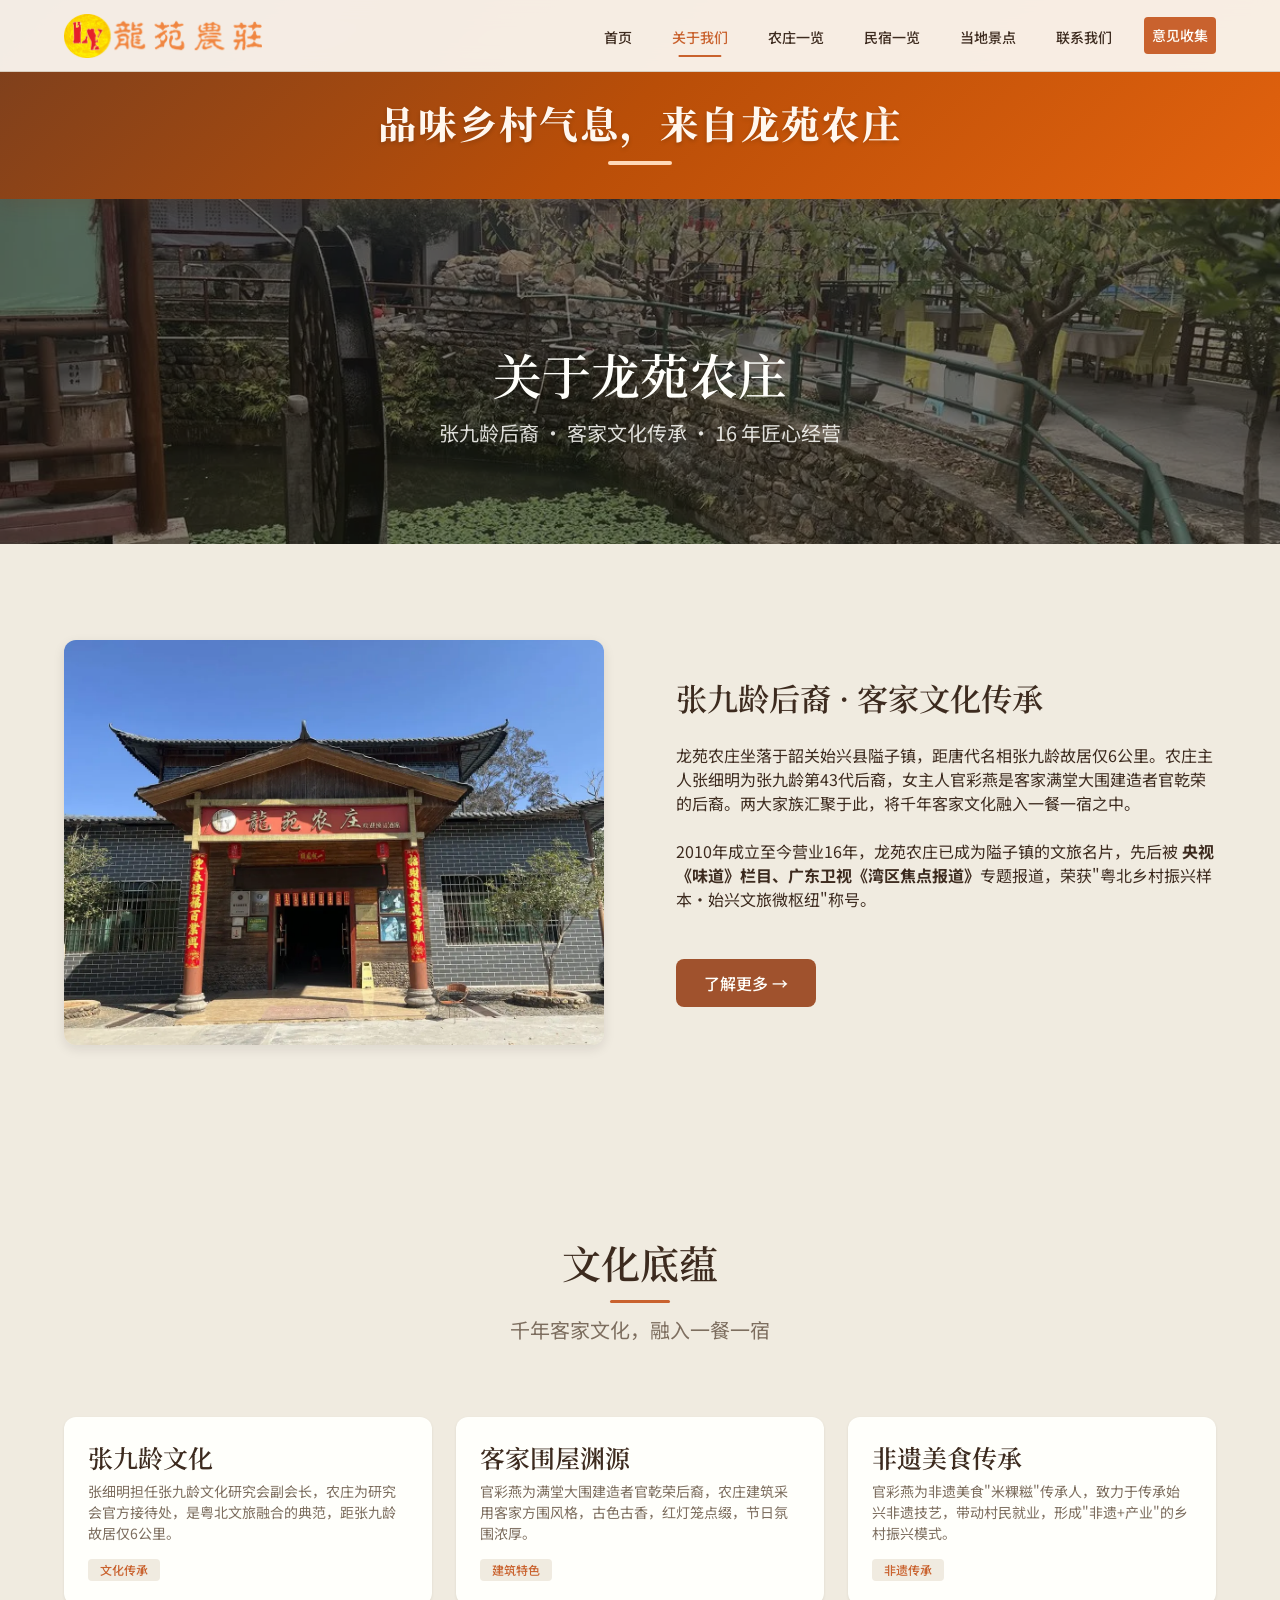
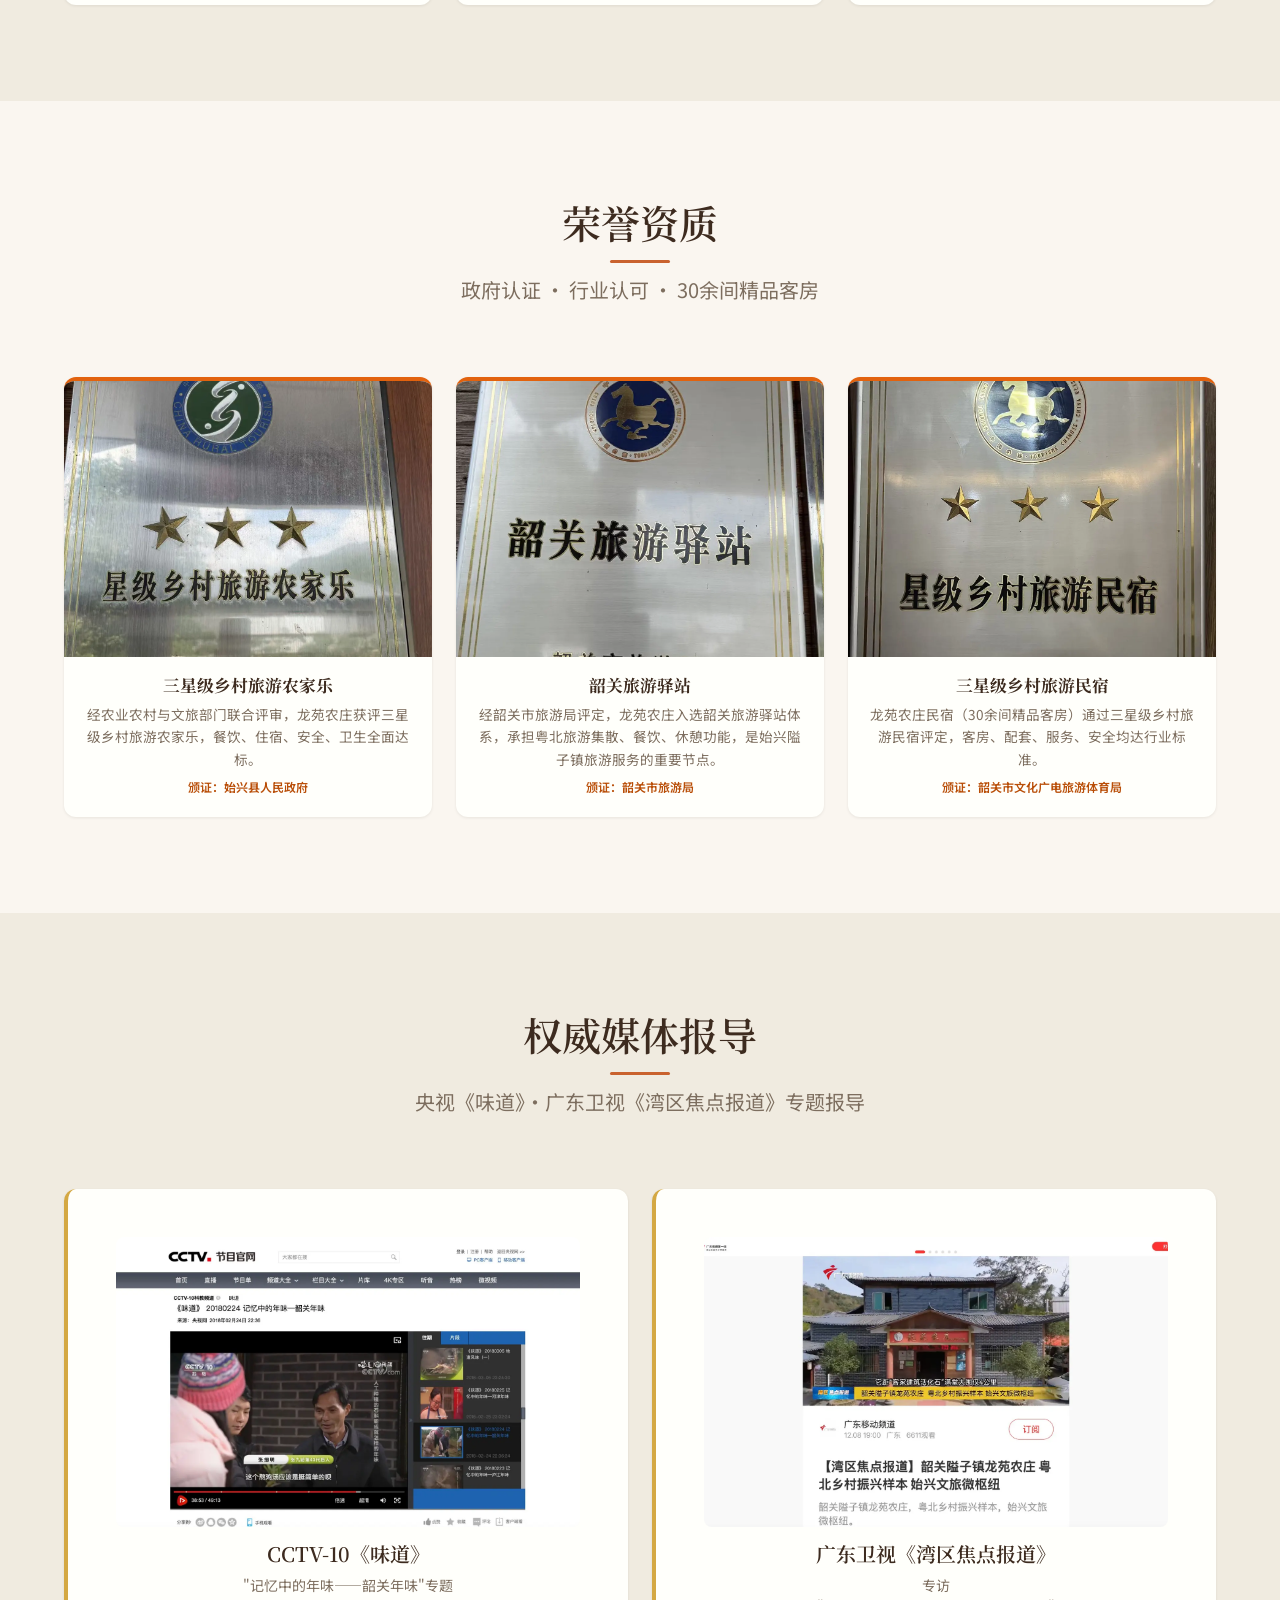
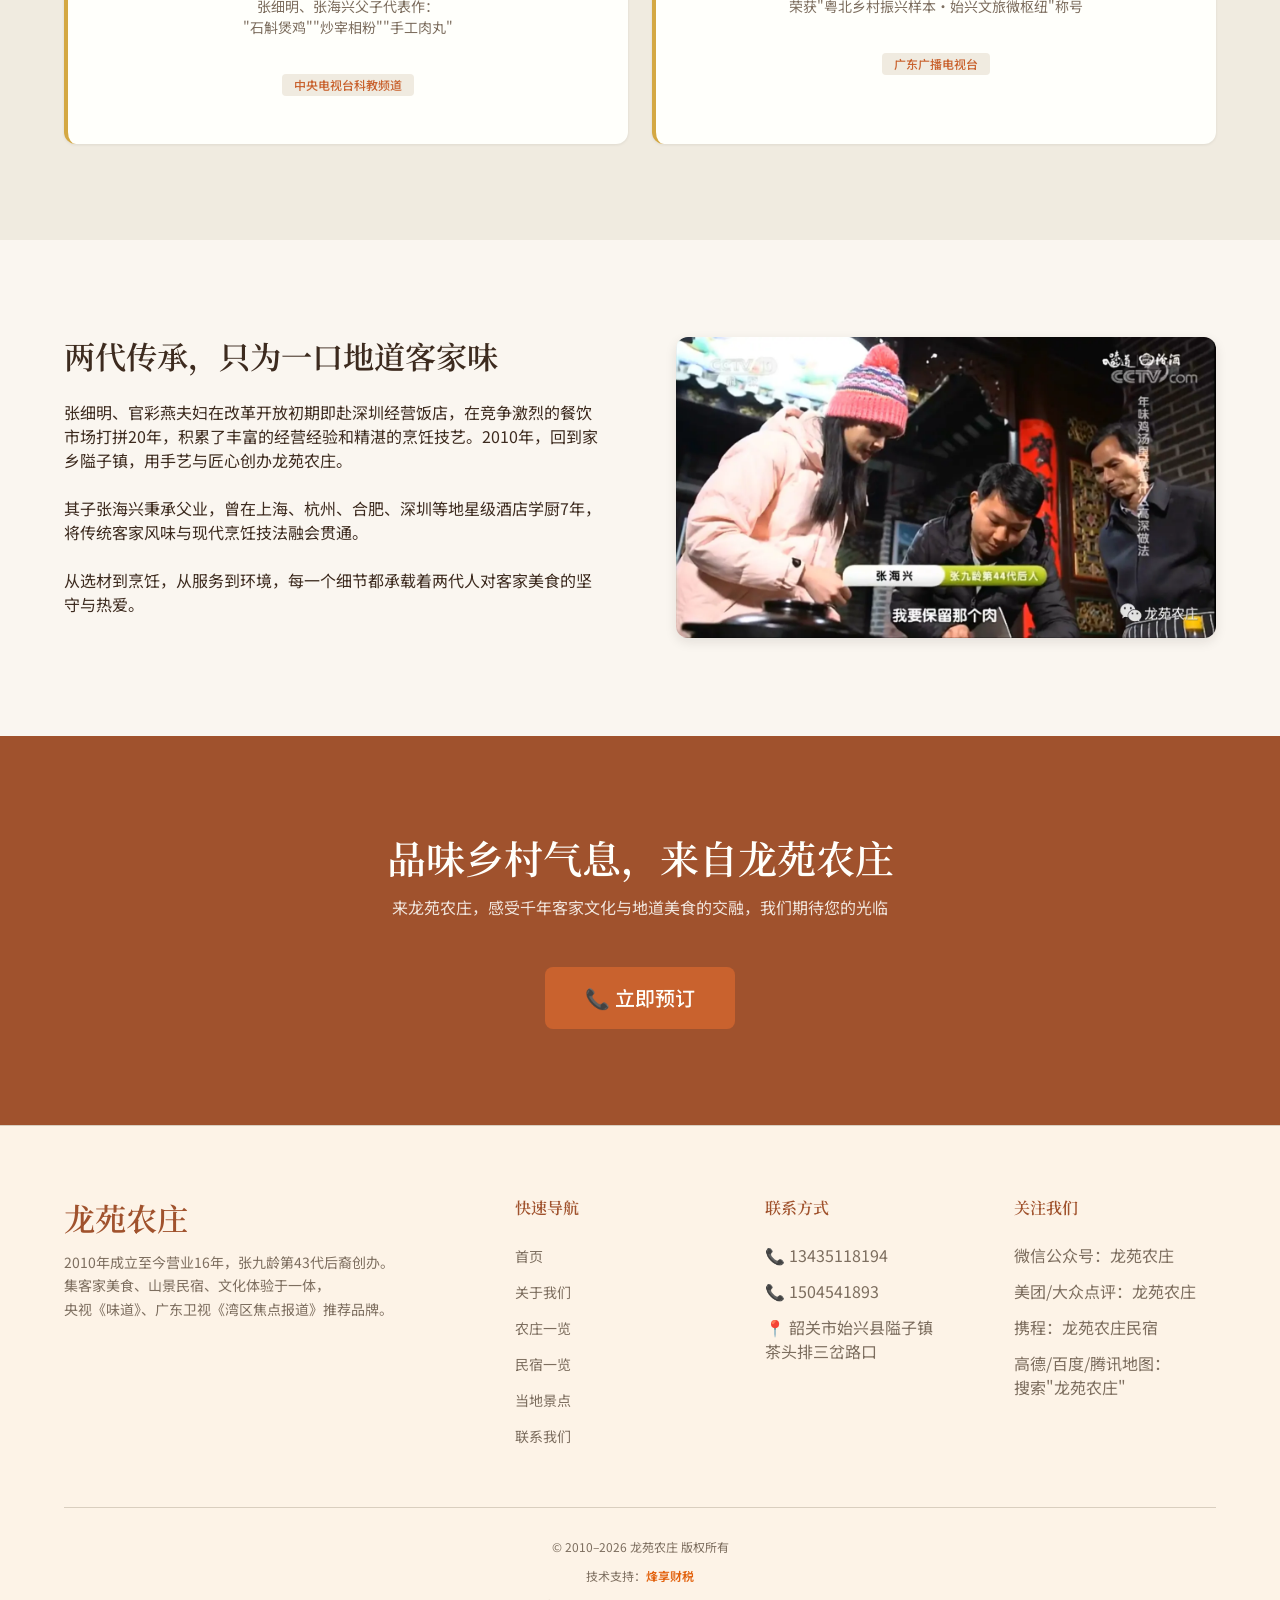
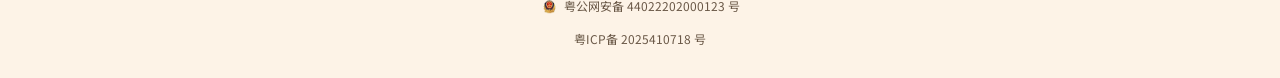
<file: about.html>
<!DOCTYPE html>
<html lang="zh-CN">
<head>
 <meta charset="UTF-8">
 <meta name="viewport" content="width=device-width, initial-scale=1.0">
 <title>关于我们 — 龙苑农庄 | 张九龄后裔 · 客家文化传承 · 16 年匠心经营</title>
 <meta name="description" content="龙苑农庄成立于2010年，由张九龄第43代后裔张细明与满堂大围建造者官乾荣后裔官彩燕夫妇创办。央视《味道》推荐，8000㎡占地，16年匠心经营，客家美食非遗传承。">
 <meta name="keywords" content="龙苑农庄,关于我们,张九龄后裔,官彩燕,张细明,客家文化,满堂大围,非遗美食,米粿糍,韶关始兴">
 <link rel="icon" type="image/x-icon" href="images/logo/logo-icon.webp">
 <link rel="stylesheet" href="css/style.css">
 <!-- v2 优化增强样式 -->
 <link rel="stylesheet" href="css/v2-enhancements.css">
 <link rel="canonical" href="https://www.longyuannz.cn/about.html">
 <link rel="llms-txt" href="llms.txt" type="text/plain">
 <!-- Open Graph -->
   <meta property="og:title" content="关于我们 — 龙苑农庄 | 张九龄后裔 · 客家文化传承">
  <meta property="og:description" content="龙苑农庄由张九龄第43代后裔夫妇创办，16年匠心经营，央视《味道》推荐品牌。">
  <meta property="og:image" content="https://longyuannongzhuang.oss-cn-shenzhen.aliyuncs.com/images/logo/wechat-share.png">
  <meta property="og:type" content="website">
  <meta property="og:url" content="https://www.longyuannz.cn/about.html">
  <meta property="og:site_name" content="龙苑农庄">
  <meta property="og:locale" content="zh_CN">
  <meta property="og:image:width" content="400">
  <meta property="og:image:height" content="396">
  <meta property="og:image:type" content="image/png">
 <!-- Structured Data (v2 增强) -->
 <script type="application/ld+json">
 {
  "@context": "https://schema.org",
  "@graph": [
   {
    "@type": "Organization",
    "@id": "https://www.longyuannz.cn/#business",
    "name": "龙苑农庄",
    "url": "https://www.longyuannz.cn/about.html",
    "description": "龙苑农庄位于韶关始兴县隘子镇，集客家美食餐饮与精品民宿于一体，由张九龄第43代后裔张细明夫妇创办。",
    "foundingDate": "2010",
    "founder": [
     { "@type": "Person", "name": "张细明", "description": "张九龄第43代后裔，龙苑农庄创办人" },
     { "@type": "Person", "name": "官彩燕", "description": "满堂大围建造者官乾荣后裔，非遗美食米粿糍传承人" }
    ],
    "address": {
     "@type": "PostalAddress",
     "streetAddress": "隘子镇茶头排三岔路口往司前方向50米",
     "addressLocality": "始兴县",
     "addressRegion": "广东省",
     "postalCode": "512500",
     "addressCountry": "CN"
    },
    "telephone": "+86-13435118194",
    "image": "https://www.longyuannz.cn/images/farm/farm-exterior.webp",
    "areaServed": "韶关始兴县隘子镇",
    "award": ["央视《味道》栏目推荐品牌", "韶州客家菜特色店"]
   },
   {
    "@type": "BreadcrumbList",
    "itemListElement": [
     { "@type": "ListItem", "position": 1, "name": "首页", "item": "https://www.longyuannz.cn/" },
     { "@type": "ListItem", "position": 2, "name": "关于我们", "item": "https://www.longyuannz.cn/about.html" }
    ]
   }
  ]
 }
 </script>
</head>
<body>

 <!-- Navigation -->
 <nav class="nav" role="navigation" aria-label="主导航">
  <div class="container nav-inner">
   <a href="index.html" class="nav-logo" aria-label="龙苑农庄首页">
    <img src="images/logo/logo.webp" alt="龙苑农庄" width="180" height="44">
   </a>
   <button class="nav-toggle" aria-label="菜单" aria-expanded="false">
    <span></span><span></span><span></span>
   </button>
   <ul class="nav-links" role="menubar">
    <li role="none"><a href="index.html" role="menuitem">首页</a></li>
    <li role="none"><a href="about.html" class="active" role="menuitem">关于我们</a></li>
    <li role="none"><a href="farm.html" role="menuitem">农庄一览</a></li>
    <li role="none"><a href="homestay.html" role="menuitem">民宿一览</a></li>
    <li role="none"><a href="attractions.html" role="menuitem">当地景点</a></li>
    <li role="none"><a href="contact.html" role="menuitem">联系我们</a></li>
    <li role="none"><a href="contact.html" class="nav-cta">意见收集</a></li>
   </ul>
  </div>
 </nav>

 <!-- 品牌口号条：贯穿全站 -->
 <section class="slogan-banner" aria-label="品牌口号">
  <div class="container">
   <p class="slogan-text">品味乡村气息，来自龙苑农庄</p>
  </div>
 </section>


 <!-- Page Header BG -->
 <section class="page-header-bg" style="background-image: url('images/farm/farm-pond.webp')" aria-label="页面头部">
  <div class="container">
   <h1 class="page-title">关于龙苑农庄</h1>
   <p class="page-subtitle">张九龄后裔 · 客家文化传承 · 16 年匠心经营</p>
  </div>
 </section>

 <!-- ═══ 复用首页"张九龄后裔·客家文化传承"两栏（v11 round） ═══ -->
 <section class="section section-alt fade-in" aria-label="张九龄后裔客家文化传承">
  <div class="container">
   <div class="two-col">
    <div class="two-col-img">
     <img src="images/farm/farm-exterior.webp" alt="龙苑农庄门面" loading="lazy" width="600" height="450">
    </div>
    <div class="two-col-content">
     <h2>张九龄后裔 · 客家文化传承</h2>
     <p>龙苑农庄坐落于韶关始兴县隘子镇，距唐代名相张九龄故居仅6公里。农庄主人张细明为张九龄第43代后裔，女主人官彩燕是客家满堂大围建造者官乾荣的后裔。两大家族汇聚于此，将千年客家文化融入一餐一宿之中。</p>
     <p>2010年成立至今营业16年，龙苑农庄已成为隘子镇的文旅名片，先后被 <strong>央视《味道》栏目、广东卫视《湾区焦点报道》</strong>专题报道，荣获"粤北乡村振兴样本·始兴文旅微枢纽"称号。</p>
     <a href="about.html" class="btn btn-secondary mt-md">了解更多 →</a>
    </div>
   </div>
  </div>
 </section>
 <!-- 文化底蕴 -->
 <section class="section section-alt fade-in" aria-label="文化底蕴">
  <div class="container">
   <div class="section-header">
    <h2>文化底蕴</h2>
    <span class="section-divider"></span>
    <p>千年客家文化，融入一餐一宿</p>
   </div>
   <div class="features-grid stagger-children">
    <div class="feature-card">
     <div class="feature-card-body">
      <h3>张九龄文化</h3>
      <p>张细明担任张九龄文化研究会副会长，农庄为研究会官方接待处，是粤北文旅融合的典范，距张九龄故居仅6公里。</p>
      <span class="feature-card-tag">文化传承</span>
     </div>
    </div>
    <div class="feature-card">
     <div class="feature-card-body">
      <h3>客家围屋渊源</h3>
      <p>官彩燕为满堂大围建造者官乾荣后裔，农庄建筑采用客家方围风格，古色古香，红灯笼点缀，节日氛围浓厚。</p>
      <span class="feature-card-tag">建筑特色</span>
     </div>
    </div>
    <div class="feature-card">
     <div class="feature-card-body">
      <h3>非遗美食传承</h3>
      <p>官彩燕为非遗美食"米粿糍"传承人，致力于传承始兴非遗技艺，带动村民就业，形成"非遗+产业"的乡村振兴模式。</p>
      <span class="feature-card-tag">非遗传承</span>
     </div>
    </div>
   </div>
  </div>
 </section>


 <!-- 荣誉资质（复用首页 3 张奖牌版式，v11 round） -->
 <section class="section fade-in" aria-label="荣誉资质">
  <div class="container">
   <div class="section-header">
    <h2>荣誉资质</h2>
    <span class="section-divider"></span>
    <p>政府认证 · 行业认可 · 30余间精品客房</p>
   </div>
   <div class="honor-grid">
    <div class="honor-item">
     <img class="honor-img" src="images/honors/honor-3star-farm.webp" alt="三星级乡村旅游农家乐" loading="lazy">
     <div class="honor-item-body">
      <h4>三星级乡村旅游农家乐</h4>
      <p>经农业农村与文旅部门联合评审，龙苑农庄获评三星级乡村旅游农家乐，餐饮、住宿、安全、卫生全面达标。</p>
      <span class="honor-issuer">颁证：始兴县人民政府</span>
     </div>
    </div>
    <div class="honor-item">
     <img class="honor-img" src="images/honors/honor-shaoguan-station.webp" alt="韶关旅游驿站" loading="lazy">
     <div class="honor-item-body">
      <h4>韶关旅游驿站</h4>
      <p>经韶关市旅游局评定，龙苑农庄入选韶关旅游驿站体系，承担粤北旅游集散、餐饮、休憩功能，是始兴隘子镇旅游服务的重要节点。</p>
      <span class="honor-issuer">颁证：韶关市旅游局</span>
     </div>
    </div>
    <div class="honor-item">
     <img class="honor-img" src="images/honors/honor-3star-homestay.webp" alt="三星级乡村旅游民宿" loading="lazy">
     <div class="honor-item-body">
      <h4>三星级乡村旅游民宿</h4>
      <p>龙苑农庄民宿（30余间精品客房）通过三星级乡村旅游民宿评定，客房、配套、服务、安全均达行业标准。</p>
      <span class="honor-issuer">颁证：韶关市文化广电旅游体育局</span>
     </div>
    </div>
   </div>
  </div>
 </section>

 <!-- 媒体报导 -->
 <section class="section section-alt fade-in" aria-label="权威媒体报导">
  <div class="container">
   <div class="section-header">
    <h2>权威媒体报导</h2>
    <span class="section-divider"></span>
    <p>央视《味道》·广东卫视《湾区焦点报道》专题报导</p>
   </div>
   <div class="media-grid stagger-children" style="grid-template-columns: repeat(2, 1fr);">
    <div class="media-card">
     <div class="media-card-media">
      <img class="media-card-img" src="images/media/media-cctv-taste.webp" alt="CCTV-10《味道》专题报道龙苑农庄" loading="lazy">
     </div>
     <h3>CCTV-10《味道》</h3>
     <p>"记忆中的年味——韶关年味"专题<br>张细明、张海兴父子代表作：<br>"石斛煲鸡""炒宰相粉""手工肉丸"</p>
     <span class="media-source">中央电视台科教频道</span>
    </div>
    <div class="media-card">
     <div class="media-card-media">
      <img class="media-card-img" src="images/media/media-gdmobile.webp" alt="广东移动频道报道龙苑农庄" loading="lazy">
     </div>
     <h3>广东卫视《湾区焦点报道》</h3>
     <p>专访<br>荣获"粤北乡村振兴样本·始兴文旅微枢纽"称号</p>
     <span class="media-source">广东广播电视台</span>
    </div>
   </div>
  </div>
 </section>

 <!-- 传承与匠心 -->
 <section class="section fade-in" aria-label="传承与匠心">
  <div class="container">
   <div class="two-col">
    <div class="two-col-content">
     <h2>两代传承，只为一口地道客家味</h2>
     <p>张细明、官彩燕夫妇在改革开放初期即赴深圳经营饭店，在竞争激烈的餐饮市场打拼20年，积累了丰富的经营经验和精湛的烹饪技艺。2010年，回到家乡隘子镇，用手艺与匠心创办龙苑农庄。</p>
     <p>其子张海兴秉承父业，曾在上海、杭州、合肥、深圳等地星级酒店学厨7年，将传统客家风味与现代烹饪技法融会贯通。</p>
     <p>从选材到烹饪，从服务到环境，每一个细节都承载着两代人对客家美食的坚守与热爱。</p>
    </div>
    <div class="two-col-img">
     <img src="images/people/host-zhanghaixing.webp" alt="张海兴 — 张九龄第44代后裔" loading="lazy" width="600" height="450">
    </div>
   </div>
  </div>
 </section>

 <!-- CTA Banner -->
 <section class="cta-banner fade-in" aria-label="行动号召">
  <div class="container">
   <h2>品味乡村气息，来自龙苑农庄</h2>
   <p>来龙苑农庄，感受千年客家文化与地道美食的交融，我们期待您的光临</p>
   <a href="tel:13435118194" class="btn btn-primary btn-lg">📞 立即预订</a>
  </div>
 </section>

 <!-- Footer -->
 <footer class="footer" role="contentinfo">
  <div class="container">
   <div class="footer-grid">
    <div class="footer-brand">
     <h3>龙苑农庄</h3>
     <p>2010年成立至今营业16年，张九龄第43代后裔创办。<br>集客家美食、山景民宿、文化体验于一体，<br>央视《味道》、广东卫视《湾区焦点报道》推荐品牌。</p>
    </div>
    <div>
     <h4>快速导航</h4>
     <ul class="footer-links">
      <li><a href="index.html">首页</a></li>
      <li><a href="about.html">关于我们</a></li>
      <li><a href="farm.html">农庄一览</a></li>
      <li><a href="homestay.html">民宿一览</a></li>
      <li><a href="attractions.html">当地景点</a></li>
      <li><a href="contact.html">联系我们</a></li>
     </ul>
    </div>
    <div>
     <h4>联系方式</h4>
     <ul class="footer-links">
      <li>📞 13435118194</li>
      <li>📞 1504541893</li>
      <li>📍 韶关市始兴县隘子镇<br>茶头排三岔路口</li>
     </ul>
    </div>
    <div>
     <h4>关注我们</h4>
     <ul class="footer-links">
      <li>微信公众号：龙苑农庄</li>
      <li>美团/大众点评：龙苑农庄</li>
      <li>携程：龙苑农庄民宿</li>
      <li>高德/百度/腾讯地图：<br>搜索"龙苑农庄"</li>
     </ul>
    </div>
   </div>
      <div class="footer-bottom">
    <p>© 2010–2026 龙苑农庄 版权所有</p>
    <p>技术支持：<a href="https://www.fengxiangld.cn" target="_blank" rel="noopener" style="color:#E2620E;text-decoration:none;font-weight:600;">烽享财税</a></p>
    <p>
     <a href="https://beian.mps.gov.cn/#/query/webSearch?code=44022202000123" target="_blank" rel="noopener noreferrer" style="color:#6a5847;text-decoration:none;display:inline-flex;align-items:center;gap:6px;">
      <img src="images/icons/beian.webp" alt="公安网监" width="18" height="18" style="vertical-align:middle;">
      粤公网安备 44022202000123 号
     </a>
    </p>
    <p>
     <a href="https://beian.miit.gov.cn/" target="_blank" rel="noopener noreferrer" style="color:#6a5847;text-decoration:none;">粤ICP备 2025410718 号</a>
    </p>
   </div>
  </div>
 </footer>

 <script src="js/v2-enhancements.js"></script>
 <script src="js/main.js"></script>
</body>
</html>
</file>
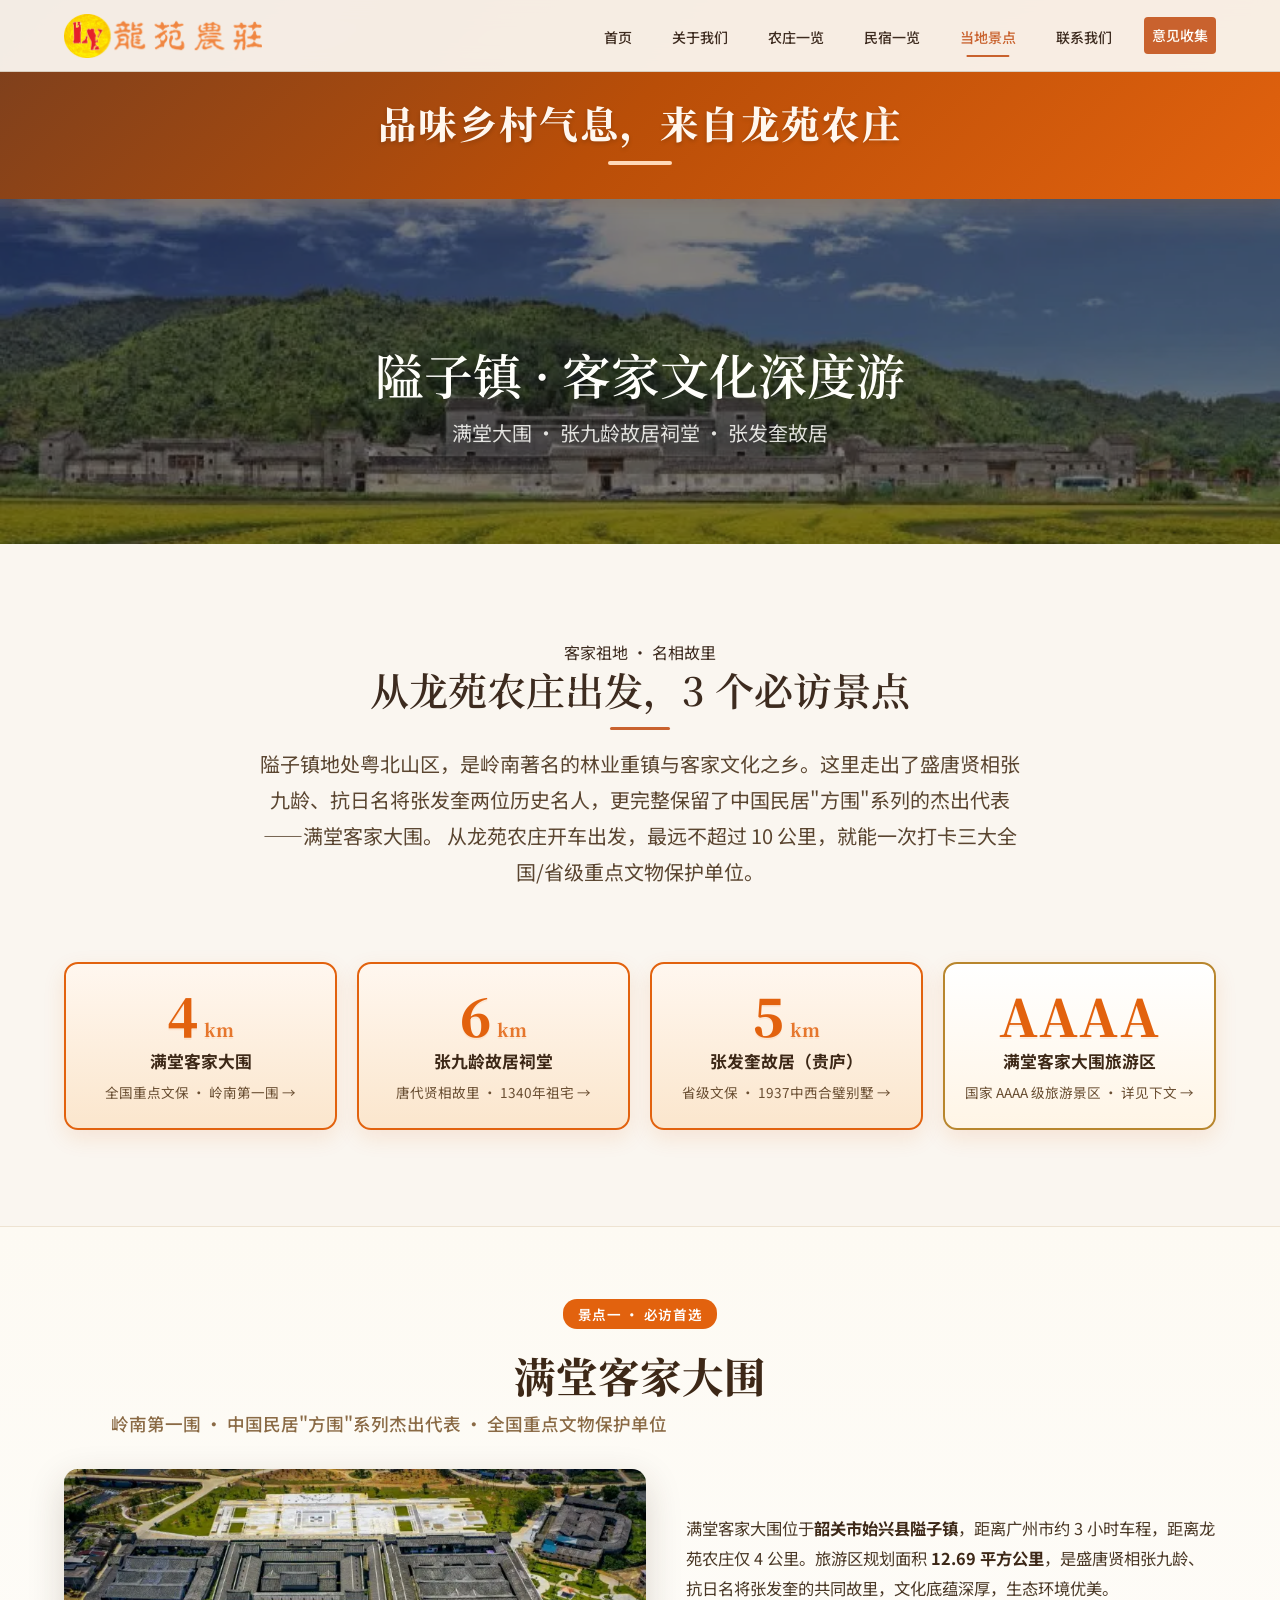
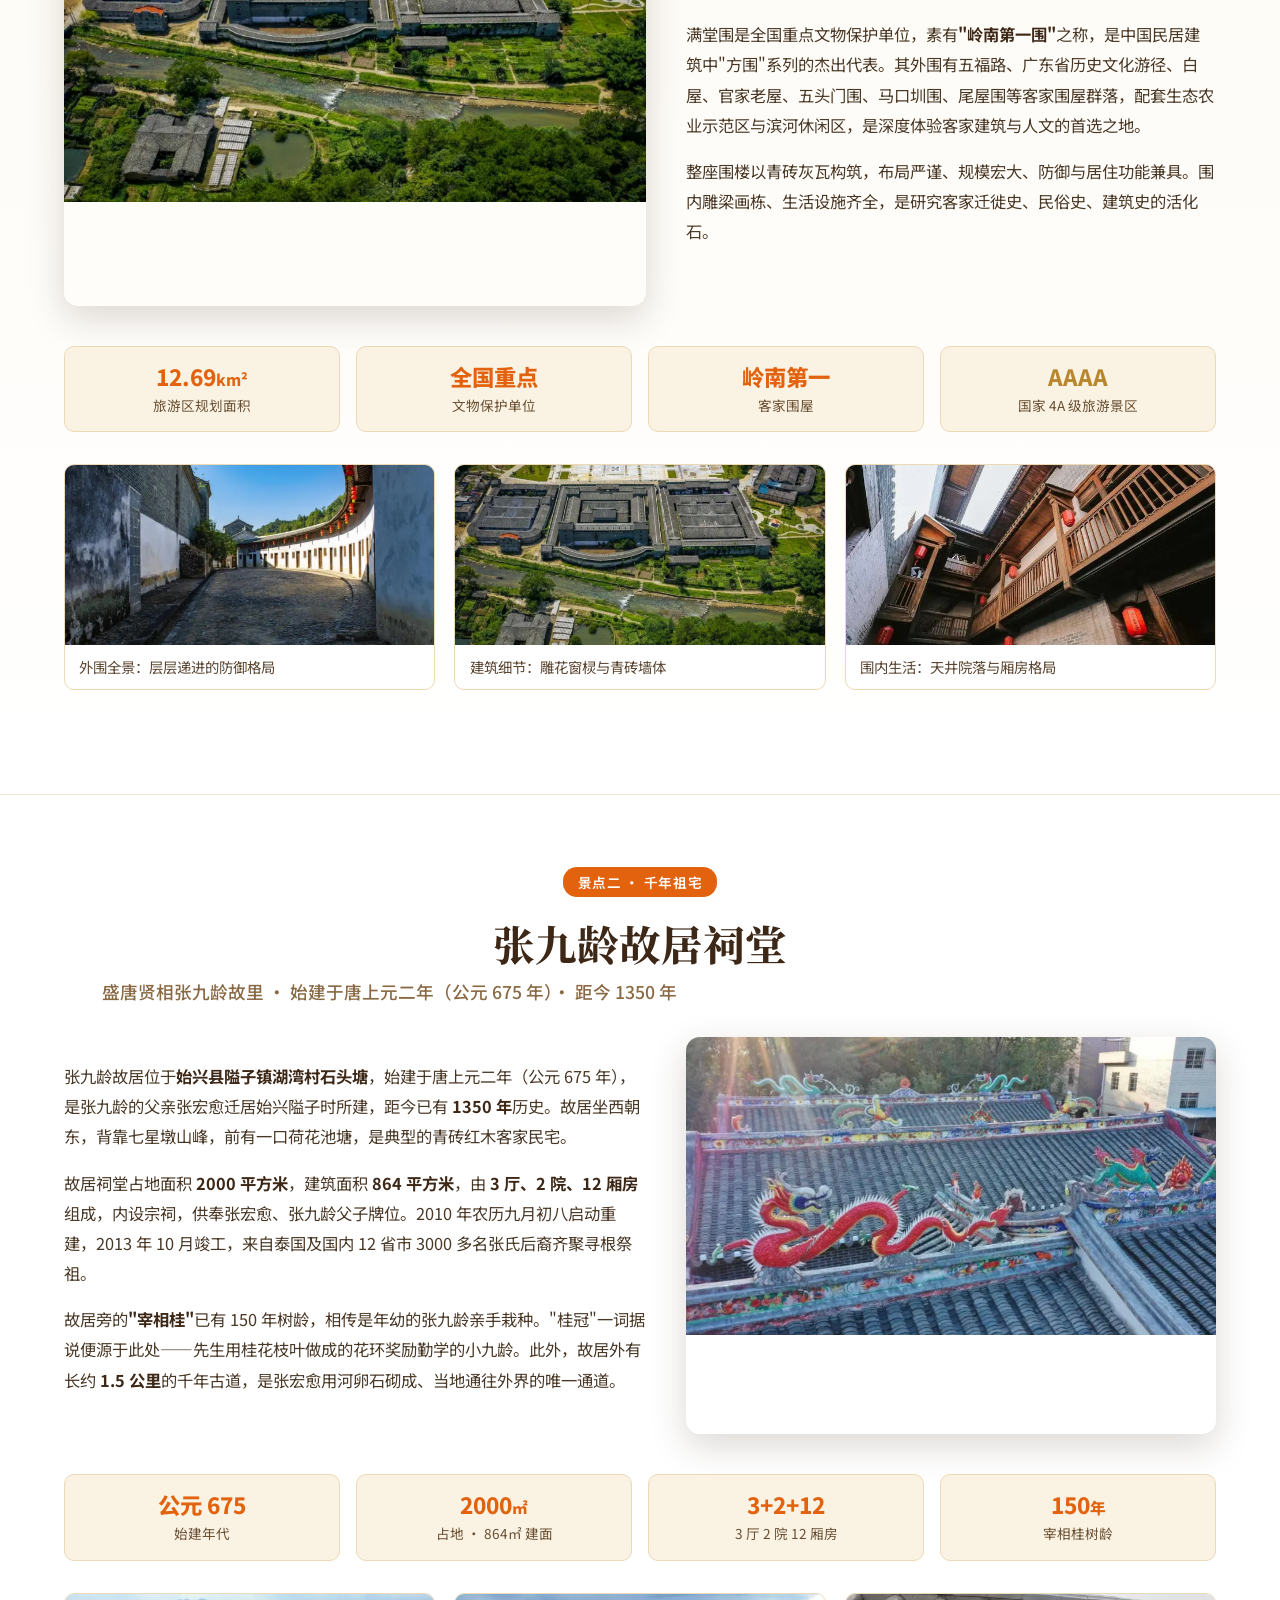
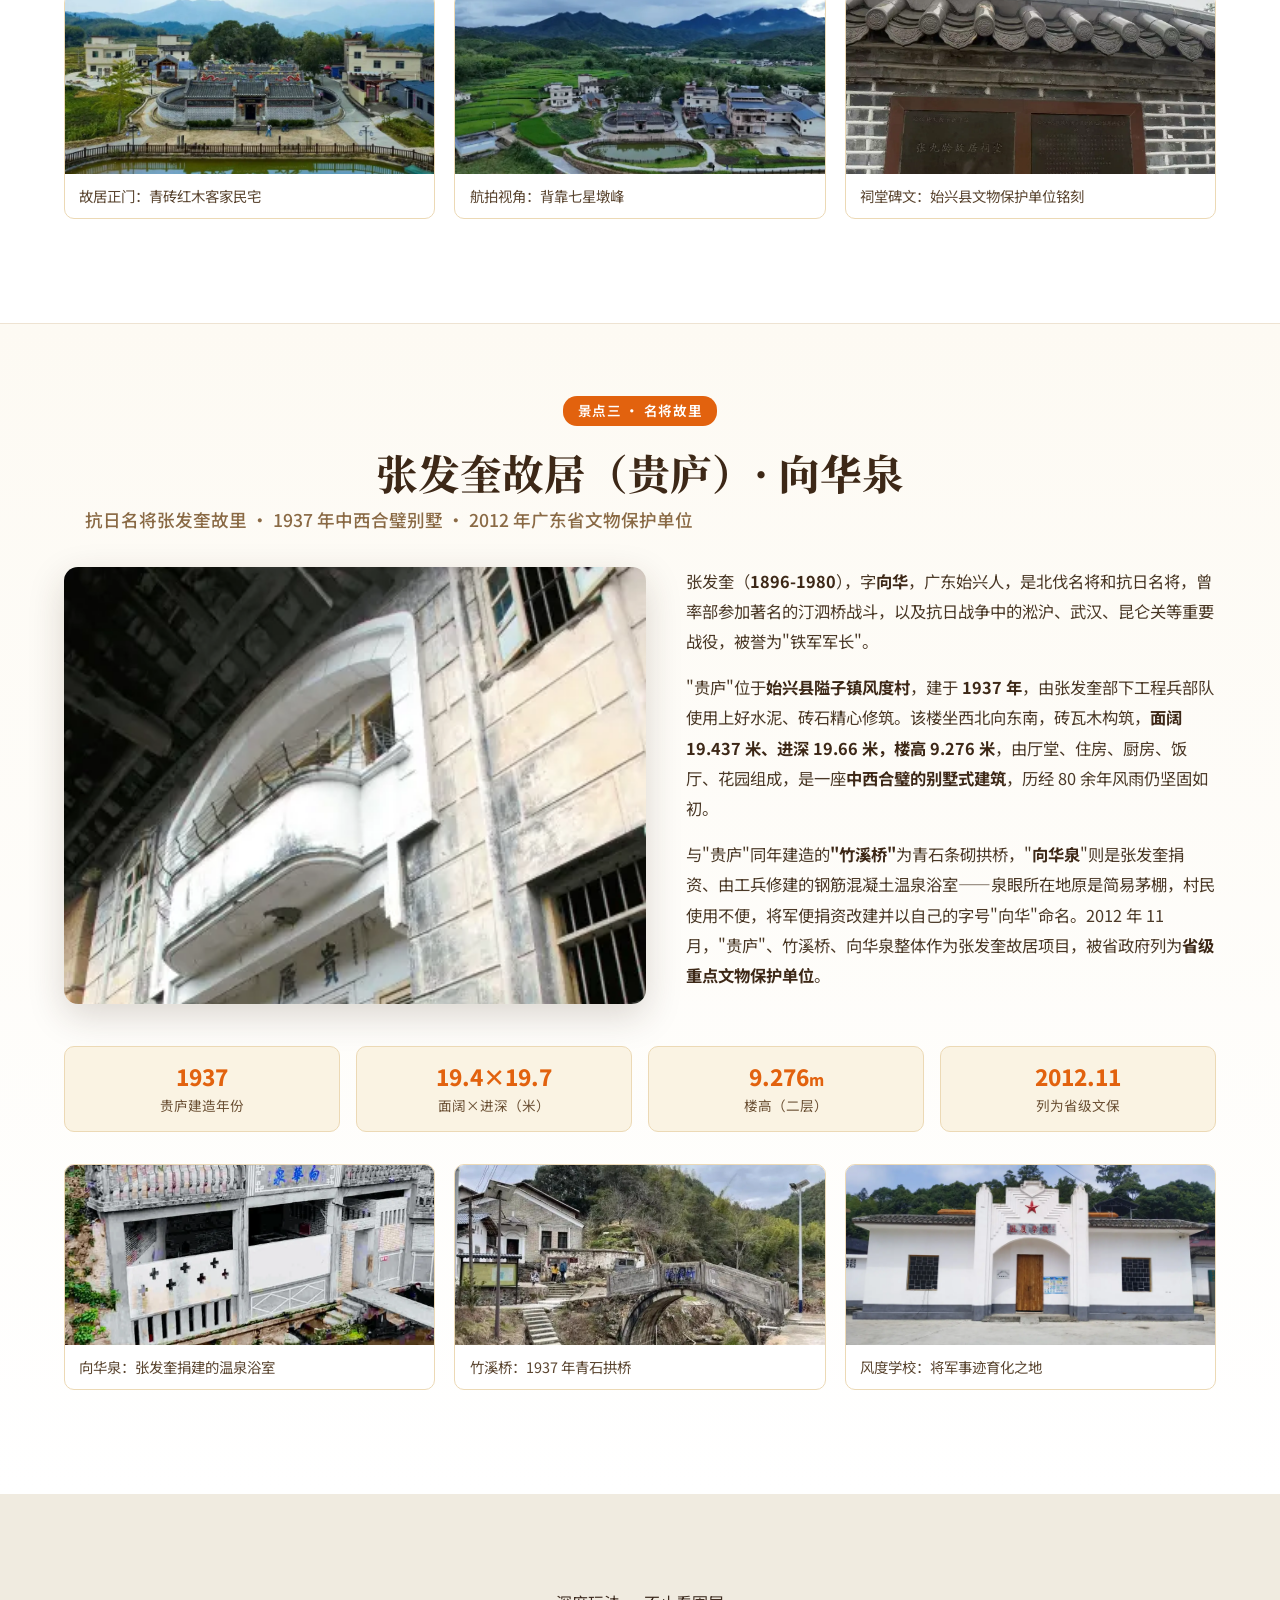
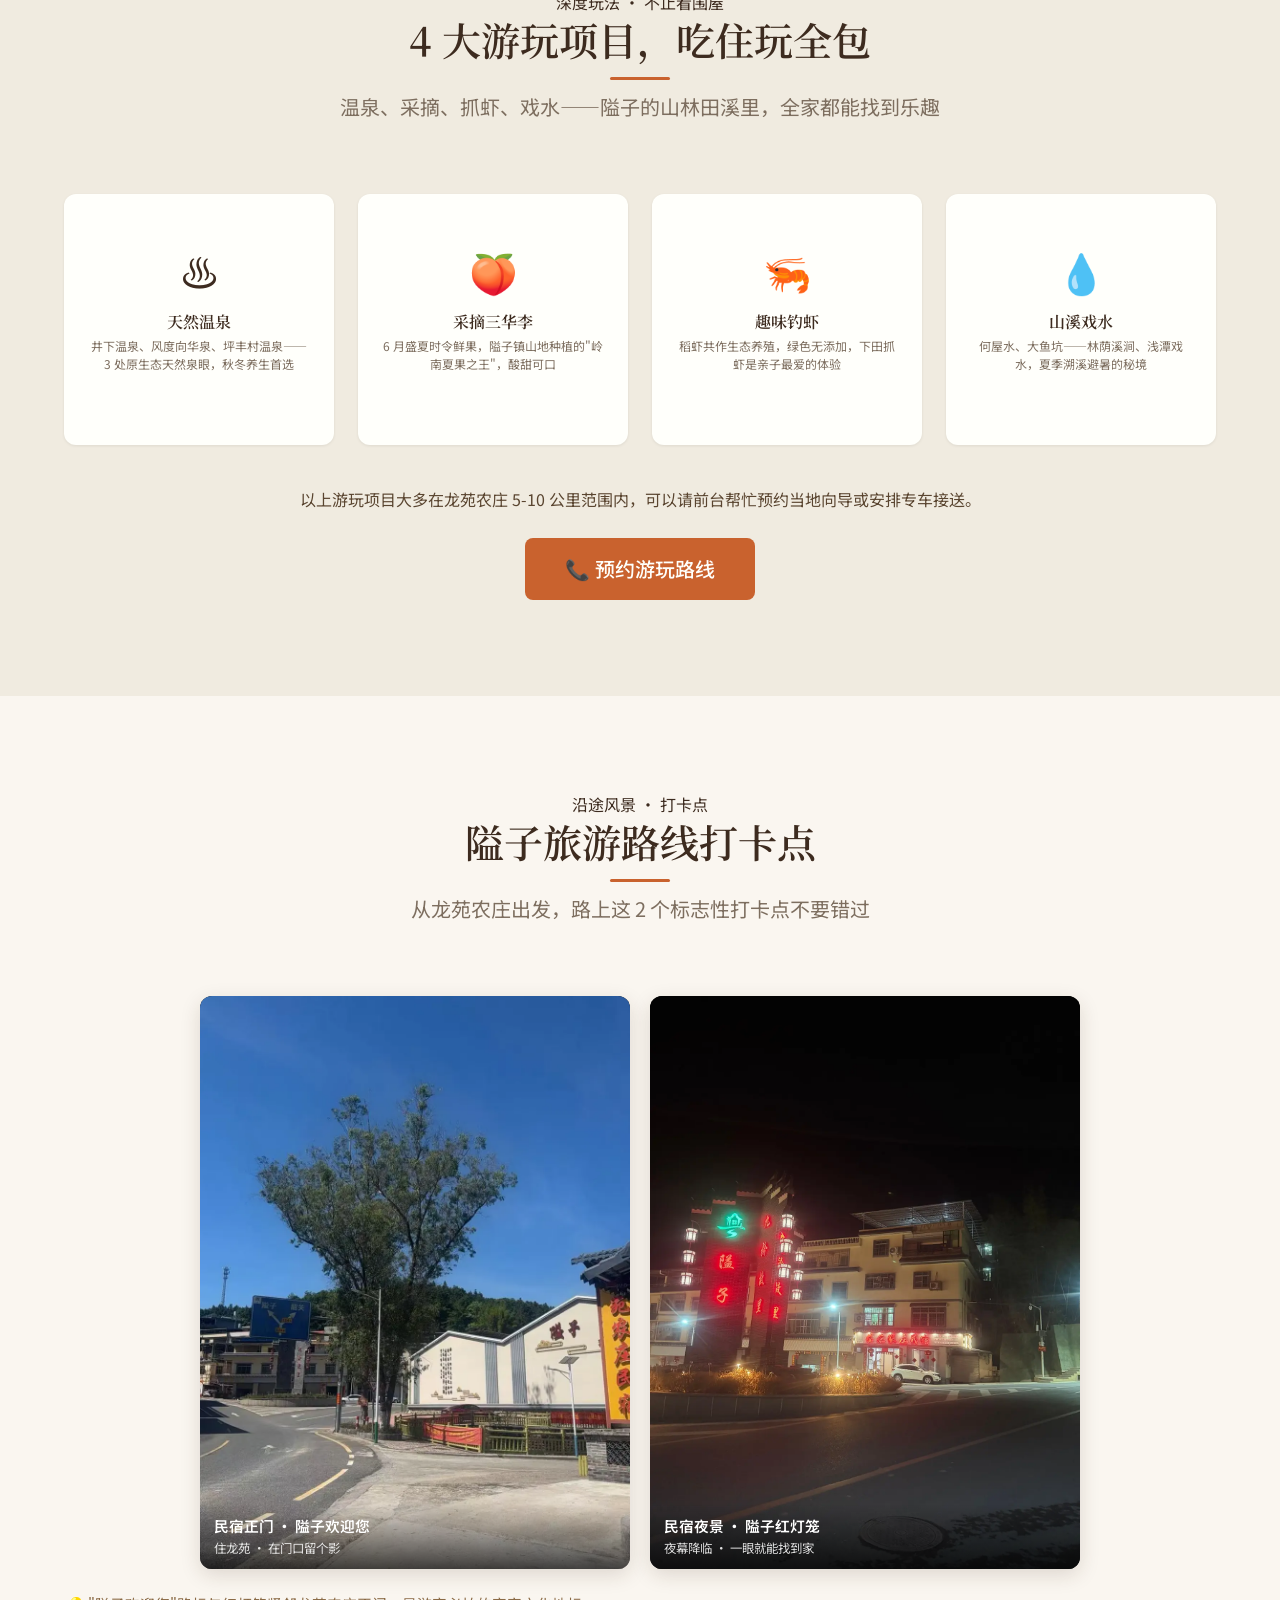
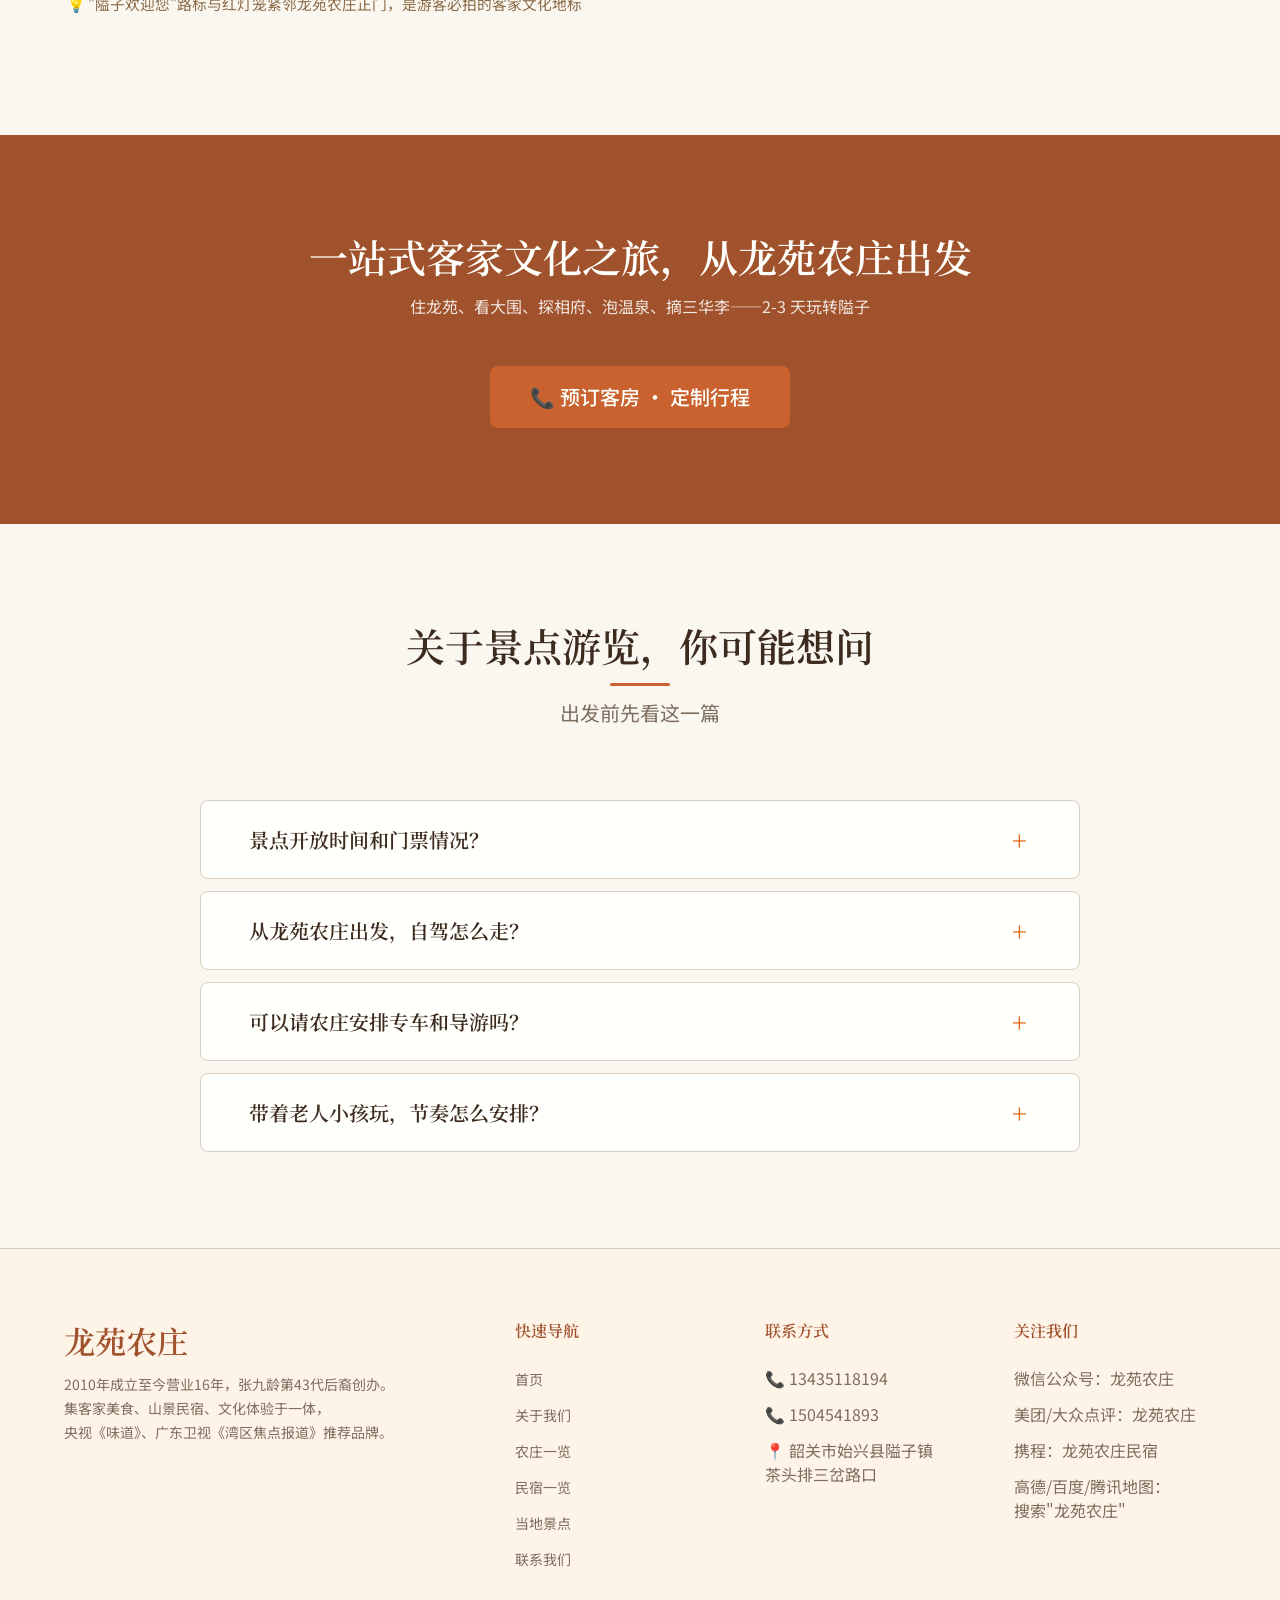
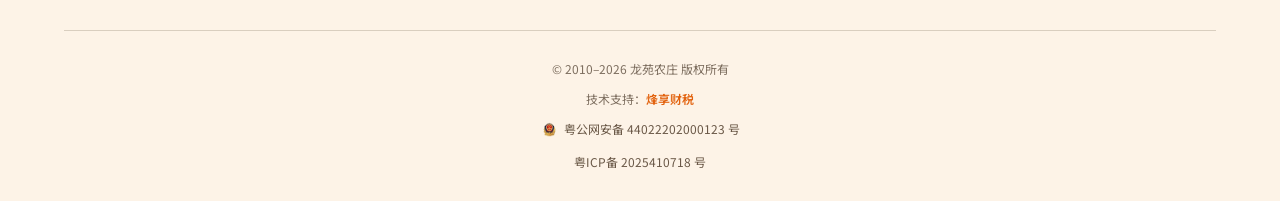
<file: attractions.html>
<!DOCTYPE html>
<html lang="zh-CN">
<head>
 <meta charset="UTF-8">
 <meta name="viewport" content="width=device-width, initial-scale=1.0">
 <title>隘子镇客家文化深度游 — 龙苑农庄 | 满堂大围·张九龄故居·张发奎故居</title>
 <meta name="description" content="龙苑农庄周边三大景点深度图文：满堂客家大围（岭南第一围，距农庄约4km）、张九龄故居祠堂（唐代贤相故里，距约6km）、张发奎故居贵庐与向华泉（抗日名将故里，1937年建）。附天然温泉、三华李采摘、罗氏虾、山溪戏水等游玩项目，附官方参考文章链接。">
 <meta name="keywords" content="隘子镇景点,满堂客家大围,张九龄故居祠堂,张发奎故居,贵庐,向华泉,隘子镇温泉,三华李采摘,罗氏虾,山溪戏水,客家围屋,始兴旅游,韶关周边游">
 <link rel="icon" type="image/x-icon" href="images/logo/logo-icon.webp">
 <link rel="stylesheet" href="css/style.css">
 <!-- v2 优化增强样式 -->
 <link rel="stylesheet" href="css/v2-enhancements.css">
 <link rel="canonical" href="https://www.longyuannz.cn/attractions.html">
 <link rel="llms-txt" href="llms.txt" type="text/plain">
 <!-- Open Graph -->
   <meta property="og:title" content="隘子镇客家文化深度游 — 龙苑农庄周边必访三大景点">
  <meta property="og:description" content="满堂客家大围、张九龄故居祠堂、张发奎故居（贵庐）三大景点图文详解，配天然温泉、三华李、罗氏虾等游玩项目。">
  <meta property="og:image" content="https://longyuannongzhuang.oss-cn-shenzhen.aliyuncs.com/images/logo/wechat-share.png">
  <meta property="og:type" content="website">
  <meta property="og:url" content="https://www.longyuannz.cn/attractions.html">
  <meta property="og:site_name" content="龙苑农庄">
  <meta property="og:locale" content="zh_CN">
  <meta property="og:image:width" content="400">
  <meta property="og:image:height" content="396">
  <meta property="og:image:type" content="image/png">
 <!-- Structured Data -->
 <script type="application/ld+json">
 {
  "@context": "https://schema.org",
  "@graph": [
   {
    "@type": "TouristAttraction",
    "name": "隘子镇客家文化深度游",
    "description": "龙苑农庄所在的韶关始兴县隘子镇，是盛唐贤相张九龄与抗日名将张发奎的故里，集聚满堂客家大围、张九龄故居祠堂、张发奎故居（贵庐）三大全国/省级重点文物保护单位。",
    "address": {
     "@type": "PostalAddress",
     "streetAddress": "隘子镇茶头排三岔路口往司前方向50米",
     "addressLocality": "始兴县",
     "addressRegion": "广东省",
     "postalCode": "512500",
     "addressCountry": "CN"
    },
    "geo": { "@type": "GeoCoordinates", "latitude": 24.8732, "longitude": 113.9584 },
    "touristType": ["亲子", "文化游", "自驾游", "研学游"],
    "isAccessibleForFree": true
   },
   {
    "@type": "ItemList",
    "name": "隘子镇必访三大景点",
    "itemListElement": [
     { "@type": "ListItem", "position": 1, "name": "满堂客家大围", "description": "全国重点文物保护单位，岭南第一围，距农庄约4公里" },
     { "@type": "ListItem", "position": 2, "name": "张九龄故居祠堂", "description": "唐代贤相张九龄故里，始建于公元675年，距农庄约6公里" },
     { "@type": "ListItem", "position": 3, "name": "张发奎故居（贵庐）", "description": "抗日名将张发奎故里，1937年中西合璧别墅，2012年广东省文物保护单位" }
    ]
   },
   {
    "@type": "BreadcrumbList",
    "itemListElement": [
     { "@type": "ListItem", "position": 1, "name": "首页", "item": "https://www.longyuannz.cn/" },
     { "@type": "ListItem", "position": 2, "name": "当地景点", "item": "https://www.longyuannz.cn/attractions.html" }
    ]
   }
  ]
 }
 </script>
 <style>
  /* 景点图文章节专用样式 */
  .attraction-article { padding: 4.5rem 0; border-top: 1px solid #eee3d2; }
  .attraction-article:nth-of-type(odd) { background: linear-gradient(180deg, #fdfaf3 0%, #fff 100%); }
  .attraction-article:nth-of-type(even) { background: #fff; }
  .attraction-eyebrow { display:inline-block; background:#E2620E; color:#fff; font-size:.85rem; font-weight:600; padding:.3rem .9rem; border-radius:14px; letter-spacing:.05em; margin-bottom:1rem; }
  .attraction-title { font-size: clamp(1.8rem, 4vw, 2.6rem); color:#3d2817; margin:.4rem 0 .6rem; font-weight:800; line-height:1.2; }
  .attraction-subtitle { font-size:1.1rem; color:#8a6a45; margin-bottom:2rem; font-weight:500; }
  .attraction-hero { display:grid; grid-template-columns: 1.1fr 1fr; gap:2.5rem; align-items:center; margin: 2rem 0 2.5rem; }
  .attraction-hero-img { border-radius:14px; overflow:hidden; box-shadow: 0 12px 36px rgba(60,40,20,.18); aspect-ratio: 4/3; }
  .attraction-hero-img img { width:100%; height:100%; object-fit:cover; display:block; }
  .attraction-hero-text p { font-size:1.02rem; line-height:1.85; color:#4a3826; margin-bottom:1rem; }
  .attraction-hero-text p strong { color:#3d2817; }
  .attraction-stats { display:grid; grid-template-columns: repeat(4, 1fr); gap:1rem; margin: 1.8rem 0 2rem; }
  .attraction-stat { background:#faf3e3; border:1px solid #ecd9b5; border-radius:10px; padding:1rem .8rem; text-align:center; }
  .attraction-stat .num { font-size:1.4rem; font-weight:800; color:#E2620E; line-height:1.2; }
  .attraction-stat .lbl { font-size:.85rem; color:#6a4f33; margin-top:.3rem; }
  .attraction-extra { display:grid; grid-template-columns: repeat(3, 1fr); gap:1.2rem; margin: 2rem 0; }
  .attraction-extra .extra-item { background:#fff; border:1px solid #ecd9b5; border-radius:10px; overflow:hidden; }
  .attraction-extra .extra-item img { width:100%; height:180px; object-fit:cover; display:block; }
  .attraction-extra .extra-item .cap { padding:.7rem .9rem; font-size:.9rem; color:#5a4530; }
  .attraction-ref { display:inline-flex; align-items:center; gap:.5rem; background:#3d2817; color:#fff; padding:.7rem 1.4rem; border-radius:8px; text-decoration:none; font-weight:600; font-size:.95rem; transition: background .2s; }
  .attraction-ref:hover { background:#E2620E; color:#fff; }
  .attraction-ref::after { content: "↗"; font-size:1.1em; }
  @media (max-width: 900px) {
   .attraction-hero { grid-template-columns: 1fr; gap:1.5rem; }
   .attraction-stats { grid-template-columns: repeat(2, 1fr); }
   .attraction-extra { grid-template-columns: 1fr; }
  }

  /* 距离带 + 4A 标牌（attractions 概览）— 高对比度 + 锚点跳转 */
  .dist-grid { display:grid; grid-template-columns: repeat(4, 1fr); gap: 1.25rem; }
  .dist-card { display:flex; flex-direction:column; align-items:center; justify-content:center; gap:.5rem; padding: 1.6rem 1rem; text-decoration:none; color:#3d2817; background: linear-gradient(180deg, #fff7ef 0%, #fbe6cd 100%); border: 2px solid #E2620E; border-radius:14px; box-shadow: 0 8px 22px rgba(226,98,14,.12); transition: transform .25s, box-shadow .25s; }
  .dist-card:hover { transform: translateY(-6px); box-shadow: 0 14px 32px rgba(226,98,14,.22); background: linear-gradient(180deg, #ffe4cb 0%, #f9d3ad 100%); color:#3d2817; }
  .dist-card.static, .dist-card-static { background: linear-gradient(180deg, #fff 0%, #fff5e6 100%); border-color:#b8862e; }
  .dist-num { display:flex; align-items:baseline; justify-content:center; gap:4px; font-family: var(--font-display, 'PingFang SC','Hiragino Sans GB','Microsoft YaHei',sans-serif); font-weight: 900; line-height:1; color:#E2620E; font-size: clamp(2.4rem, 5vw, 3.2rem); text-shadow: 0 2px 0 rgba(226,98,14,.08); }
  .dist-num .num { font-variant-numeric: tabular-nums; letter-spacing:.02em; }
  .dist-unit { font-size: 1.1rem; font-weight: 800; color:#E2620E; opacity:.85; }
  .dist-label { font-size:1.05rem; font-weight:700; color:#3d2817; text-align:center; }
  .dist-tip { font-size:.85rem; color:#6a4f33; text-align:center; line-height:1.5; }
  @media (max-width: 900px) { .dist-grid { grid-template-columns: repeat(2, 1fr); } }
  @media (max-width: 480px) { .dist-grid { grid-template-columns: 1fr; } }
  /* 高对比的 stat 数字 (mantang "AAAA") */
  .dist-stat .num { color:#b8862e; }

  /* 路线打卡点 — 4 图，2 横 2 竖混排 */
  .checkin-grid { display:grid; grid-template-columns: repeat(3, 1fr); gap:1.25rem; }
  .checkin-card { position:relative; border-radius:12px; overflow:hidden; box-shadow: 0 6px 20px rgba(60,40,20,.15); background:#000; }
  .checkin-card img { width:100%; height:100%; object-fit:cover; display:block; transition: transform .4s ease; }
  .checkin-card:hover img { transform: scale(1.04); }
  .checkin-card .cap { position:absolute; left:0; right:0; bottom:0; padding:.7rem .9rem; background: linear-gradient(0deg, rgba(0,0,0,.72) 0%, rgba(0,0,0,0) 100%); color:#fff; font-size:.92rem; font-weight:600; }
  .checkin-card .cap small { display:block; font-weight:400; font-size:.78rem; opacity:.85; margin-top:.15rem; }
  .checkin-card.landscape { aspect-ratio: 4/3; }
  .checkin-card.portrait  { aspect-ratio: 3/4; }
  @media (max-width: 900px) {
   .checkin-grid { grid-template-columns: repeat(2, 1fr); }
  }
  @media (max-width: 480px) {
   .checkin-grid { grid-template-columns: 1fr; }
  }
 </style>
</head>
<body>

 <!-- Navigation -->
 <nav class="nav" role="navigation" aria-label="主导航">
  <div class="container nav-inner">
   <a href="index.html" class="nav-logo" aria-label="龙苑农庄首页">
    <img src="images/logo/logo.webp" alt="龙苑农庄" width="180" height="44">
   </a>
   <button class="nav-toggle" aria-label="菜单" aria-expanded="false">
    <span></span><span></span><span></span>
   </button>
   <ul class="nav-links" role="menubar">
    <li role="none"><a href="index.html" role="menuitem">首页</a></li>
    <li role="none"><a href="about.html" role="menuitem">关于我们</a></li>
    <li role="none"><a href="farm.html" role="menuitem">农庄一览</a></li>
    <li role="none"><a href="homestay.html" role="menuitem">民宿一览</a></li>
    <li role="none"><a href="attractions.html" class="active" role="menuitem">当地景点</a></li>
    <li role="none"><a href="contact.html" role="menuitem">联系我们</a></li>
    <li role="none"><a href="contact.html" class="nav-cta">意见收集</a></li>
   </ul>
  </div>
 </nav>

 <!-- 品牌口号条：贯穿全站 -->
 <section class="slogan-banner" aria-label="品牌口号">
  <div class="container">
   <p class="slogan-text">品味乡村气息，来自龙苑农庄</p>
  </div>
 </section>

 <!-- Page Header (Background) -->
 <section class="page-header-bg" style="background-image: url('images/attractions/客家大围/hakka-main.webp');" aria-label="景点页面标题">
  <div class="container">
   <h1 class="page-title">隘子镇 · 客家文化深度游</h1>
   <p class="page-subtitle">满堂大围 · 张九龄故居祠堂 · 张发奎故居</p>
  </div>
 </section>

 <!-- 概览引导 -->
 <section class="section fade-in" aria-label="景点概览">
  <div class="container">
   <div class="section-header" style="text-align:center;">
    <span class="eyebrow">客家祖地 · 名相故里</span>
    <h2>从龙苑农庄出发，3 个必访景点</h2>
    <span class="section-divider"></span>
    <p style="max-width:760px;margin:1rem auto 0;color:#5a4530;line-height:1.8;">
     隘子镇地处粤北山区，是岭南著名的林业重镇与客家文化之乡。这里走出了盛唐贤相张九龄、抗日名将张发奎两位历史名人，更完整保留了中国民居"方围"系列的杰出代表——满堂客家大围。
     从龙苑农庄开车出发，最远不超过 10 公里，就能一次打卡三大全国/省级重点文物保护单位。
    </p>
   </div>

   <div class="power-grid dist-grid" style="margin-top:2.5rem;">
    <a href="#mantang" class="dist-card" aria-label="跳转到满堂客家大围章节">
     <div class="dist-num"><span class="num">4</span><span class="dist-unit">km</span></div>
     <div class="dist-label">满堂客家大围</div>
     <div class="dist-tip">全国重点文保 · 岭南第一围 →</div>
    </a>
    <a href="#jiuzhi" class="dist-card" aria-label="跳转到张九龄故居祠堂章节">
     <div class="dist-num"><span class="num">6</span><span class="dist-unit">km</span></div>
     <div class="dist-label">张九龄故居祠堂</div>
     <div class="dist-tip">唐代贤相故里 · 1340年祖宅 →</div>
    </a>
    <a href="#zhangfakui" class="dist-card" aria-label="跳转到张发奎故居章节">
     <div class="dist-num"><span class="num">5</span><span class="dist-unit">km</span></div>
     <div class="dist-label">张发奎故居（贵庐）</div>
     <div class="dist-tip">省级文保 · 1937中西合璧别墅 →</div>
    </a>
    <a href="#mantang" class="dist-card dist-card-static" aria-label="跳转到满堂客家大围 4A 景区评级信息">
     <div class="dist-num"><span class="num">AAAA</span></div>
     <div class="dist-label">满堂客家大围旅游区</div>
     <div class="dist-tip">国家 AAAA 级旅游景区 · 详见下文 →</div>
    </a>
   </div>
  </div>
 </section>


 <!-- ═══ 满堂客家大围 ═══ -->
 <article class="attraction-article" id="mantang" aria-label="满堂客家大围">
  <div class="container">
   <div style="text-align:center;">
    <span class="attraction-eyebrow">景点一 · 必访首选</span>
    <h2 class="attraction-title">满堂客家大围</h2>
    <p class="attraction-subtitle">岭南第一围 · 中国民居"方围"系列杰出代表 · 全国重点文物保护单位</p>
   </div>

   <div class="attraction-hero">
    <div class="attraction-hero-img">
     <div class="media-card-media" aria-label="满堂大围航拍图">
      <img src="images/attractions/客家大围/hakka-aerial.webp" alt="满堂客家大围航拍全景" loading="lazy" width="900" height="675">
     </div>
    </div>
    <div class="attraction-hero-text">
     <p>满堂客家大围位于<strong>韶关市始兴县隘子镇</strong>，距离广州市约 3 小时车程，距离龙苑农庄仅 4 公里。旅游区规划面积 <strong>12.69 平方公里</strong>，是盛唐贤相张九龄、抗日名将张发奎的共同故里，文化底蕴深厚，生态环境优美。</p>
     <p>满堂围是全国重点文物保护单位，素有<strong>"岭南第一围"</strong>之称，是中国民居建筑中"方围"系列的杰出代表。其外围有五福路、广东省历史文化游径、白屋、官家老屋、五头门围、马口圳围、尾屋围等客家围屋群落，配套生态农业示范区与滨河休闲区，是深度体验客家建筑与人文的首选之地。</p>
     <p>整座围楼以青砖灰瓦构筑，布局严谨、规模宏大、防御与居住功能兼具。围内雕梁画栋、生活设施齐全，是研究客家迁徙史、民俗史、建筑史的活化石。</p>
    </div>
   </div>

   <div class="attraction-stats">
    <div class="attraction-stat">
     <div class="num">12.69<span style="font-size:.7em;">km²</span></div>
     <div class="lbl">旅游区规划面积</div>
    </div>
    <div class="attraction-stat">
     <div class="num">全国重点</div>
     <div class="lbl">文物保护单位</div>
    </div>
    <div class="attraction-stat">
     <div class="num">岭南第一</div>
     <div class="lbl">客家围屋</div>
    </div>
    <div class="attraction-stat dist-stat">
     <div class="num">AAAA</div>
     <div class="lbl">国家 4A 级旅游景区</div>
    </div>
   </div>

   <div class="attraction-extra">
    <div class="extra-item">
     <div class="media-card-media"><img src="images/attractions/客家大围/hakka-01-outer.webp" alt="满堂大围外景" loading="lazy" width="400" height="300"></div>
     <div class="cap">外围全景：层层递进的防御格局</div>
    </div>
    <div class="extra-item">
     <div class="media-card-media"><img src="images/attractions/客家大围/hakka-03-detail.webp" alt="满堂大围建筑细节" loading="lazy" width="400" height="300"></div>
     <div class="cap">建筑细节：雕花窗棂与青砖墙体</div>
    </div>
    <div class="extra-item">
     <div class="media-card-media"><img src="images/attractions/客家大围/hakka-interior.webp" alt="满堂大围内部" loading="lazy" width="400" height="300"></div>
     <div class="cap">围内生活：天井院落与厢房格局</div>
    </div>
   </div>


  </div>
 </article>


 <!-- ═══ 张九龄故居祠堂 ═══ -->
 <article class="attraction-article" id="jiuzhi" aria-label="张九龄故居祠堂">
  <div class="container">
   <div style="text-align:center;">
    <span class="attraction-eyebrow">景点二 · 千年祖宅</span>
    <h2 class="attraction-title">张九龄故居祠堂</h2>
    <p class="attraction-subtitle">盛唐贤相张九龄故里 · 始建于唐上元二年（公元 675 年）· 距今 1350 年</p>
   </div>

   <div class="attraction-hero">
    <div class="attraction-hero-text">
     <p>张九龄故居位于<strong>始兴县隘子镇湖湾村石头塘</strong>，始建于唐上元二年（公元 675 年），是张九龄的父亲张宏愈迁居始兴隘子时所建，距今已有 <strong>1350 年</strong>历史。故居坐西朝东，背靠七星墩山峰，前有一口荷花池塘，是典型的青砖红木客家民宅。</p>
     <p>故居祠堂占地面积 <strong>2000 平方米</strong>，建筑面积 <strong>864 平方米</strong>，由 <strong>3 厅、2 院、12 厢房</strong>组成，内设宗祠，供奉张宏愈、张九龄父子牌位。2010 年农历九月初八启动重建，2013 年 10 月竣工，来自泰国及国内 12 省市 3000 多名张氏后裔齐聚寻根祭祖。</p>
     <p>故居旁的<strong>"宰相桂"</strong>已有 150 年树龄，相传是年幼的张九龄亲手栽种。"桂冠"一词据说便源于此处——先生用桂花枝叶做成的花环奖励勤学的小九龄。此外，故居外有长约 <strong>1.5 公里</strong>的千年古道，是张宏愈用河卵石砌成、当地通往外界的唯一通道。</p>
    </div>
    <div class="attraction-hero-img">
     <div class="media-card-media" aria-label="张九龄故居祠堂屋脊">
      <img src="images/attractions/张九龄故居祠堂/jiuzhi-roof.webp" alt="张九龄故居祠堂屋脊特写" loading="lazy" width="900" height="675">
     </div>
    </div>
   </div>

   <div class="attraction-stats">
    <div class="attraction-stat">
     <div class="num">公元 675</div>
     <div class="lbl">始建年代</div>
    </div>
    <div class="attraction-stat">
     <div class="num">2000<span style="font-size:.7em;">㎡</span></div>
     <div class="lbl">占地 · 864㎡ 建面</div>
    </div>
    <div class="attraction-stat">
     <div class="num">3+2+12</div>
     <div class="lbl">3 厅 2 院 12 厢房</div>
    </div>
    <div class="attraction-stat">
     <div class="num">150<span style="font-size:.7em;">年</span></div>
     <div class="lbl">宰相桂树龄</div>
    </div>
   </div>

   <div class="attraction-extra">
    <div class="extra-item">
     <div class="media-card-media"><img src="images/attractions/张九龄故居祠堂/jiuzhi-front.webp" alt="张九龄故居正面" loading="lazy" width="400" height="300"></div>
     <div class="cap">故居正门：青砖红木客家民宅</div>
    </div>
    <div class="extra-item">
     <div class="media-card-media"><img src="images/attractions/张九龄故居祠堂/jiuzhi-aerial.webp" alt="张九龄故居航拍" loading="lazy" width="400" height="300"></div>
     <div class="cap">航拍视角：背靠七星墩峰</div>
    </div>
    <div class="extra-item">
     <div class="media-card-media"><img src="images/attractions/张九龄故居祠堂/jiuzhi-stele.webp" alt="张九龄故居祠堂碑文" loading="lazy" width="400" height="300"></div>
     <div class="cap">祠堂碑文：始兴县文物保护单位铭刻</div>
    </div>
   </div>

   </div>
 </article>


 <!-- ═══ 张发奎故居（贵庐）· 向华泉 ═══ -->
 <article class="attraction-article" id="zhangfakui" aria-label="张发奎故居贵庐与向华泉">
  <div class="container">
   <div style="text-align:center;">
    <span class="attraction-eyebrow">景点三 · 名将故里</span>
    <h2 class="attraction-title">张发奎故居（贵庐）· 向华泉</h2>
    <p class="attraction-subtitle">抗日名将张发奎故里 · 1937 年中西合璧别墅 · 2012 年广东省文物保护单位</p>
   </div>

   <div class="attraction-hero">
    <div class="attraction-hero-img">
     <div class="media-card-media" aria-label="贵庐主楼">
      <img src="images/attractions/张发奎故居与向华泉/guilu.webp" alt="张发奎故居贵庐主楼" loading="lazy" width="900" height="675">
     </div>
    </div>
    <div class="attraction-hero-text">
     <p>张发奎（<strong>1896-1980</strong>），字<strong>向华</strong>，广东始兴人，是北伐名将和抗日名将，曾率部参加著名的汀泗桥战斗，以及抗日战争中的淞沪、武汉、昆仑关等重要战役，被誉为"铁军军长"。</p>
     <p>"贵庐"位于<strong>始兴县隘子镇风度村</strong>，建于 <strong>1937 年</strong>，由张发奎部下工程兵部队使用上好水泥、砖石精心修筑。该楼坐西北向东南，砖瓦木构筑，<strong>面阔 19.437 米、进深 19.66 米，楼高 9.276 米</strong>，由厅堂、住房、厨房、饭厅、花园组成，是一座<strong>中西合璧的别墅式建筑</strong>，历经 80 余年风雨仍坚固如初。</p>
     <p>与"贵庐"同年建造的<strong>"竹溪桥"</strong>为青石条砌拱桥，"<strong>向华泉</strong>"则是张发奎捐资、由工兵修建的钢筋混凝土温泉浴室——泉眼所在地原是简易茅棚，村民使用不便，将军便捐资改建并以自己的字号"向华"命名。2012 年 11 月，"贵庐"、竹溪桥、向华泉整体作为张发奎故居项目，被省政府列为<strong>省级重点文物保护单位</strong>。</p>
    </div>
   </div>

   <div class="attraction-stats">
    <div class="attraction-stat">
     <div class="num">1937</div>
     <div class="lbl">贵庐建造年份</div>
    </div>
    <div class="attraction-stat">
     <div class="num">19.4×19.7</div>
     <div class="lbl">面阔×进深（米）</div>
    </div>
    <div class="attraction-stat">
     <div class="num">9.276<span style="font-size:.7em;">m</span></div>
     <div class="lbl">楼高（二层）</div>
    </div>
    <div class="attraction-stat">
     <div class="num">2012.11</div>
     <div class="lbl">列为省级文保</div>
    </div>
   </div>

   <div class="attraction-extra">
    <div class="extra-item">
     <div class="media-card-media"><img src="images/attractions/张发奎故居与向华泉/xianghua-spring.webp" alt="向华泉温泉浴室" loading="lazy" width="400" height="300"></div>
     <div class="cap">向华泉：张发奎捐建的温泉浴室</div>
    </div>
    <div class="extra-item">
     <div class="media-card-media"><img src="images/attractions/张发奎故居与向华泉/zhuxi-bridge.webp" alt="竹溪桥" loading="lazy" width="400" height="300"></div>
     <div class="cap">竹溪桥：1937 年青石拱桥</div>
    </div>
    <div class="extra-item">
     <div class="media-card-media"><img src="images/attractions/张发奎故居/fengdu-school.webp" alt="风度学校" loading="lazy" width="400" height="300"></div>
     <div class="cap">风度学校：将军事迹育化之地</div>
    </div>
   </div>

   </div>
 </article>


 <!-- ═══ 游玩项目 ═══ -->
 <section class="section section-alt fade-in" aria-label="周边游玩项目">
  <div class="container">
   <div class="section-header">
    <span class="eyebrow">深度玩法 · 不止看围屋</span>
    <h2>4 大游玩项目，吃住玩全包</h2>
    <span class="section-divider"></span>
    <p>温泉、采摘、抓虾、戏水——隘子的山林田溪里，全家都能找到乐趣</p>
   </div>

   <div class="activities-grid stagger-children">
    <div class="activity-card">
     <span class="activity-icon">♨️</span>
     <h4>天然温泉</h4>
     <p>井下温泉、风度向华泉、坪丰村温泉——3 处原生态天然泉眼，秋冬养生首选</p>
    </div>
    <div class="activity-card">
     <span class="activity-icon">🍑</span>
     <h4>采摘三华李</h4>
     <p>6 月盛夏时令鲜果，隘子镇山地种植的"岭南夏果之王"，酸甜可口</p>
    </div>
    <div class="activity-card">
     <span class="activity-icon">🦐</span>
     <h4>趣味钓虾</h4>
     <p>稻虾共作生态养殖，绿色无添加，下田抓虾是亲子最爱的体验</p>
    </div>
    <div class="activity-card">
     <span class="activity-icon">💧</span>
     <h4>山溪戏水</h4>
     <p>何屋水、大鱼坑——林荫溪涧、浅潭戏水，夏季溯溪避暑的秘境</p>
    </div>
   </div>

   <div style="text-align:center;margin-top:2.5rem;">
    <p style="color:#5a4530;font-size:1rem;line-height:1.8;max-width:720px;margin:0 auto 1.5rem;">
     以上游玩项目大多在龙苑农庄 5-10 公里范围内，可以请前台帮忙预约当地向导或安排专车接送。
    </p>
    <a href="tel:13435118194" class="btn btn-primary btn-lg">📞 预约游玩路线</a>
   </div>
  </div>
 </section>


 <!-- ═══ 隘子旅游路线打卡点 ═══ -->
 <section class="section fade-in" aria-label="隘子旅游路线打卡点">
  <div class="container">
   <div class="section-header" style="text-align:center;">
    <span class="eyebrow">沿途风景 · 打卡点</span>
    <h2>隘子旅游路线打卡点</h2>
    <span class="section-divider"></span>
    <p>从龙苑农庄出发，路上这 2 个标志性打卡点不要错过</p>
   </div>

   <div class="checkin-grid checkin-grid-2" style="grid-template-columns: repeat(2, 1fr); max-width: 880px; margin-left: auto; margin-right: auto;">
    <a href="images/attractions/checkin-day-front.webp" class="media-card-media checkin-card portrait">
     <img src="images/attractions/checkin-day-front.webp" alt="龙苑农庄正门·隘子欢迎您" loading="lazy" width="1080" height="1920">
     <div class="cap">民宿正门 · 隘子欢迎您<small>住龙苑 · 在门口留个影</small></div>
    </a>
    <a href="images/attractions/checkin-night-front.webp" class="media-card-media checkin-card portrait">
     <img src="images/attractions/checkin-night-front.webp" alt="民宿夜景·隘子红灯笼" loading="lazy" width="1440" height="1920">
     <div class="cap">民宿夜景 · 隘子红灯笼<small>夜幕降临 · 一眼就能找到家</small></div>
    </a>
   </div>

   <p style="text-align:center;color:#8a6a45;font-size:.92rem;margin-top:1.5rem;">
    💡 "隘子欢迎您"路标与红灯笼紧邻龙苑农庄正门，是游客必拍的客家文化地标
   </p>
  </div>
 </section>


 <!-- CTA Banner -->
 <section class="cta-banner fade-in" aria-label="行动号召">
  <div class="container">
   <h2>一站式客家文化之旅，从龙苑农庄出发</h2>
   <p>住龙苑、看大围、探相府、泡温泉、摘三华李——2-3 天玩转隘子</p>
   <a href="tel:13435118194" class="btn btn-primary btn-lg">📞 预订客房 · 定制行程</a>
  </div>
 </section>

 <!-- FAQ -->
 <section class="section fade-in" aria-label="景点常见问题">
  <div class="container">
   <div class="section-header">
    <h2>关于景点游览，你可能想问</h2>
    <span class="section-divider"></span>
    <p>出发前先看这一篇</p>
   </div>
   <div class="faq-list">
    <div class="faq-item">
     <button class="faq-q" aria-expanded="false">景点开放时间和门票情况？<span class="faq-icon">+</span></button>
     <div class="faq-a"><div class="faq-a-inner">满堂客家大围旅游区全年开放，门票以景区现场公示为准。张九龄故居祠堂与张发奎故居（贵庐）作为客家文化点常年可参观，免费对外开放。建议白天前往，光线更好。</div></div>
    </div>
    <div class="faq-item">
     <button class="faq-q" aria-expanded="false">从龙苑农庄出发，自驾怎么走？<span class="faq-icon">+</span></button>
     <div class="faq-a"><div class="faq-a-inner">满堂客家大围约 4 公里，车程 8 分钟；张九龄故居祠堂约 6 公里，车程 12 分钟；张发奎故居（贵庐）位于风度村，约 5 公里，车程 10 分钟。三个景点之间相距不远，可一上午连游。</div></div>
    </div>
    <div class="faq-item">
     <button class="faq-q" aria-expanded="false">可以请农庄安排专车和导游吗？<span class="faq-icon">+</span></button>
     <div class="faq-a"><div class="faq-a-inner">可以。请提前致电 13435118194 与前台预约，可安排本地司机、向导及温泉/采摘/戏水等游玩项目的一站式接送服务，按实际行程报价。</div></div>
    </div>
    <div class="faq-item">
     <button class="faq-q" aria-expanded="false">带着老人小孩玩，节奏怎么安排？<span class="faq-icon">+</span></button>
     <div class="faq-a"><div class="faq-a-inner">推荐 2 天 1 晚节奏：第一天上午游满堂大围、下午游九龄故居与张发奎故居，傍晚回农庄用餐；第二天上午泡温泉或摘三华李（应季），下午戏水或罗氏虾。老人小孩可在农庄休息，由向导带玩。</div></div>
    </div>
   </div>
  </div>
 </section>
 <script type="application/ld+json">
 {
  "@context": "https://schema.org",
  "@type": "FAQPage",
  "mainEntity": [
   { "@type": "Question", "name": "景点开放时间和门票情况？", "acceptedAnswer": { "@type": "Answer", "text": "满堂客家大围旅游区全年开放，门票以景区现场公示为准；张九龄故居祠堂、张发奎故居（贵庐）常年可参观、免费开放。" } },
   { "@type": "Question", "name": "从龙苑农庄出发，自驾怎么走？", "acceptedAnswer": { "@type": "Answer", "text": "满堂大围约 4 公里、张九龄故居约 6 公里、张发奎故居（贵庐）约 5 公里，三个景点可一上午连游。" } },
   { "@type": "Question", "name": "可以请农庄安排专车和导游吗？", "acceptedAnswer": { "@type": "Answer", "text": "可以，致电 13435118194 预约本地司机、向导及温泉/采摘/戏水一站式接送。" } },
   { "@type": "Question", "name": "带着老人小孩玩，节奏怎么安排？", "acceptedAnswer": { "@type": "Answer", "text": "推荐 2 天 1 晚：第一天上午满堂大围、下午九龄故居与张发奎故居；第二天上午泡温泉或摘三华李，下午戏水或罗氏虾。" } }
  ]
 }
 </script>

 <!-- Footer -->
 <footer class="footer" role="contentinfo">
  <div class="container">
   <div class="footer-grid">
    <div class="footer-brand">
     <h3>龙苑农庄</h3>
     <p>2010年成立至今营业16年，张九龄第43代后裔创办。<br>集客家美食、山景民宿、文化体验于一体，<br>央视《味道》、广东卫视《湾区焦点报道》推荐品牌。</p>
    </div>
    <div>
     <h4>快速导航</h4>
     <ul class="footer-links">
      <li><a href="index.html">首页</a></li>
      <li><a href="about.html">关于我们</a></li>
      <li><a href="farm.html">农庄一览</a></li>
      <li><a href="homestay.html">民宿一览</a></li>
      <li><a href="attractions.html">当地景点</a></li>
      <li><a href="contact.html">联系我们</a></li>
     </ul>
    </div>
    <div>
     <h4>联系方式</h4>
     <ul class="footer-links">
      <li>📞 13435118194</li>
      <li>📞 1504541893</li>
      <li>📍 韶关市始兴县隘子镇<br>茶头排三岔路口</li>
     </ul>
    </div>
    <div>
     <h4>关注我们</h4>
     <ul class="footer-links">
      <li>微信公众号：龙苑农庄</li>
      <li>美团/大众点评：龙苑农庄</li>
      <li>携程：龙苑农庄民宿</li>
      <li>高德/百度/腾讯地图：<br>搜索"龙苑农庄"</li>
     </ul>
    </div>
   </div>
      <div class="footer-bottom">
    <p>© 2010–2026 龙苑农庄 版权所有</p>
    <p>技术支持：<a href="https://www.fengxiangld.cn" target="_blank" rel="noopener" style="color:#E2620E;text-decoration:none;font-weight:600;">烽享财税</a></p>
    <p>
     <a href="https://beian.mps.gov.cn/#/query/webSearch?code=44022202000123" target="_blank" rel="noopener noreferrer" style="color:#6a5847;text-decoration:none;display:inline-flex;align-items:center;gap:6px;">
      <img src="images/icons/beian.webp" alt="公安网监" width="18" height="18" style="vertical-align:middle;">
      粤公网安备 44022202000123 号
     </a>
    </p>
    <p>
     <a href="https://beian.miit.gov.cn/" target="_blank" rel="noopener noreferrer" style="color:#6a5847;text-decoration:none;">粤ICP备 2025410718 号</a>
    </p>
   </div>
  </div>
 </footer>

 <script src="js/v2-enhancements.js"></script>
 <script src="js/main.js"></script>
</body>
</html>
</file>
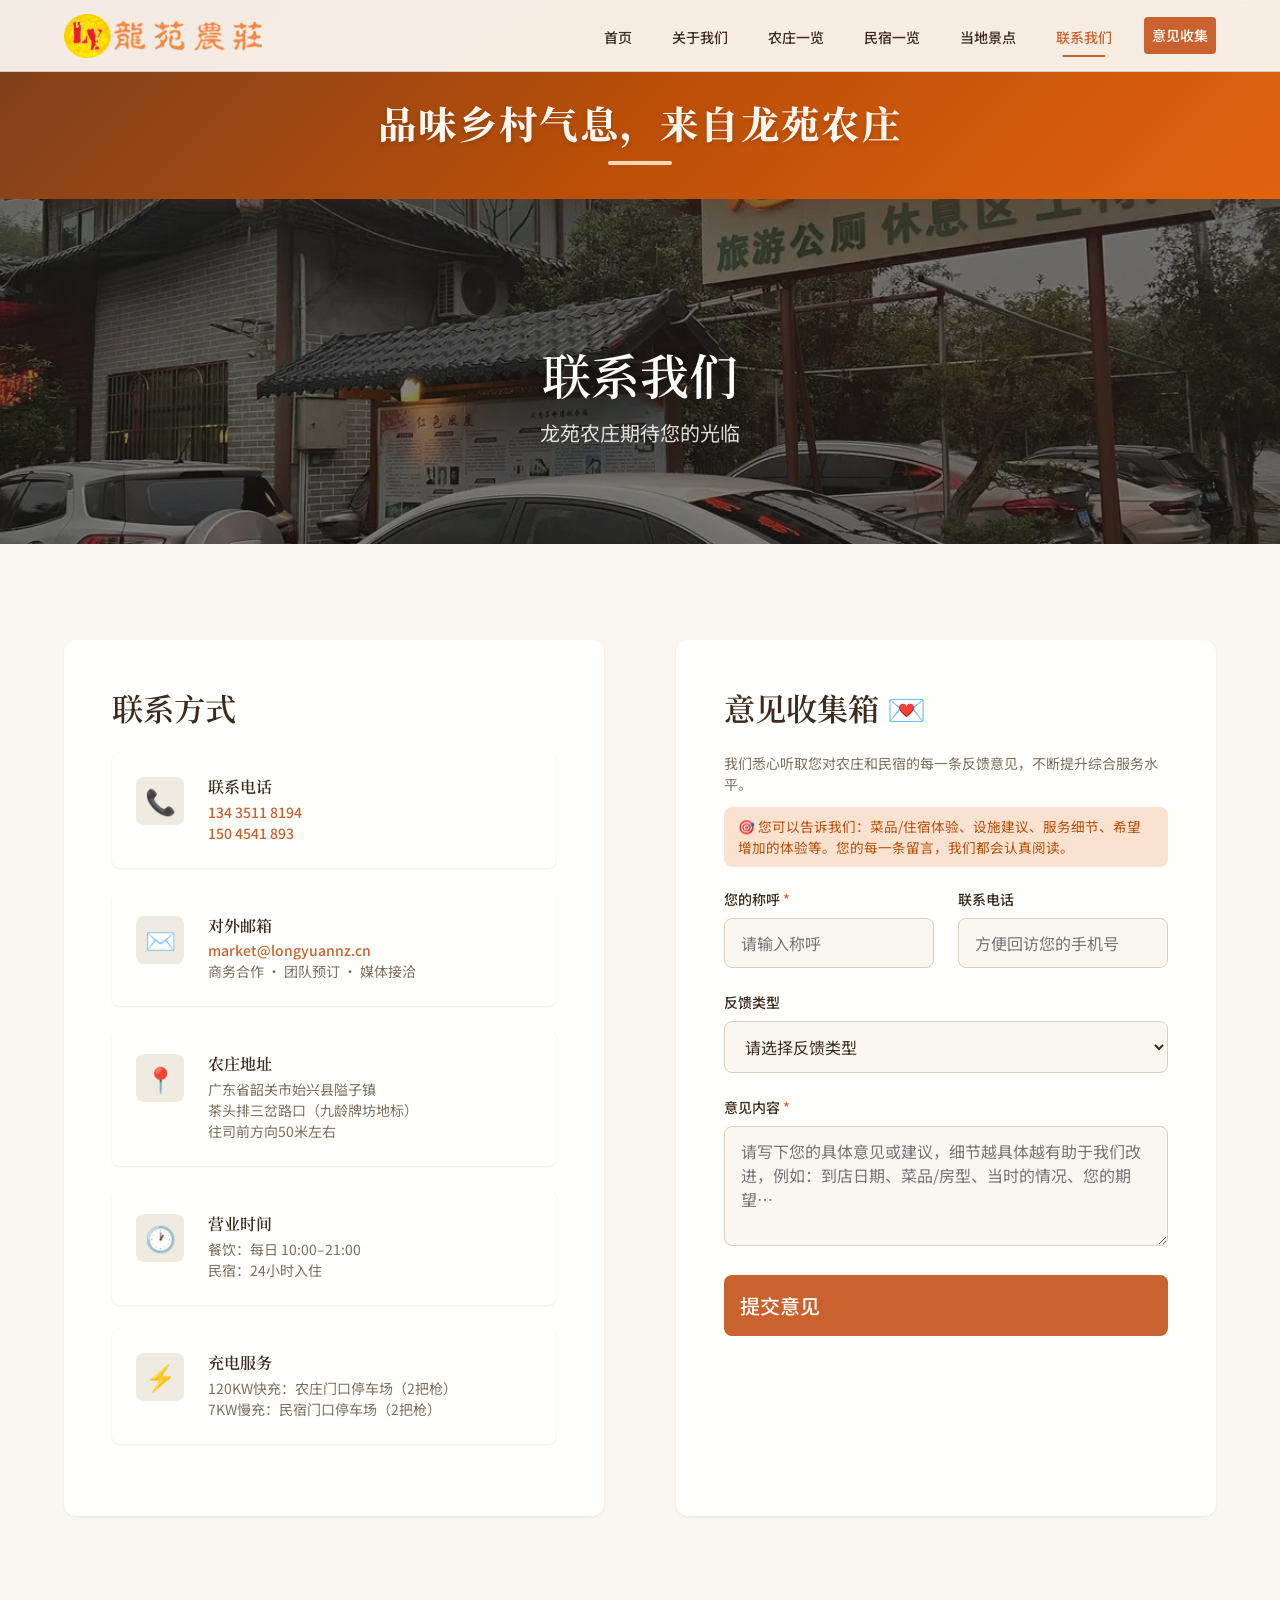
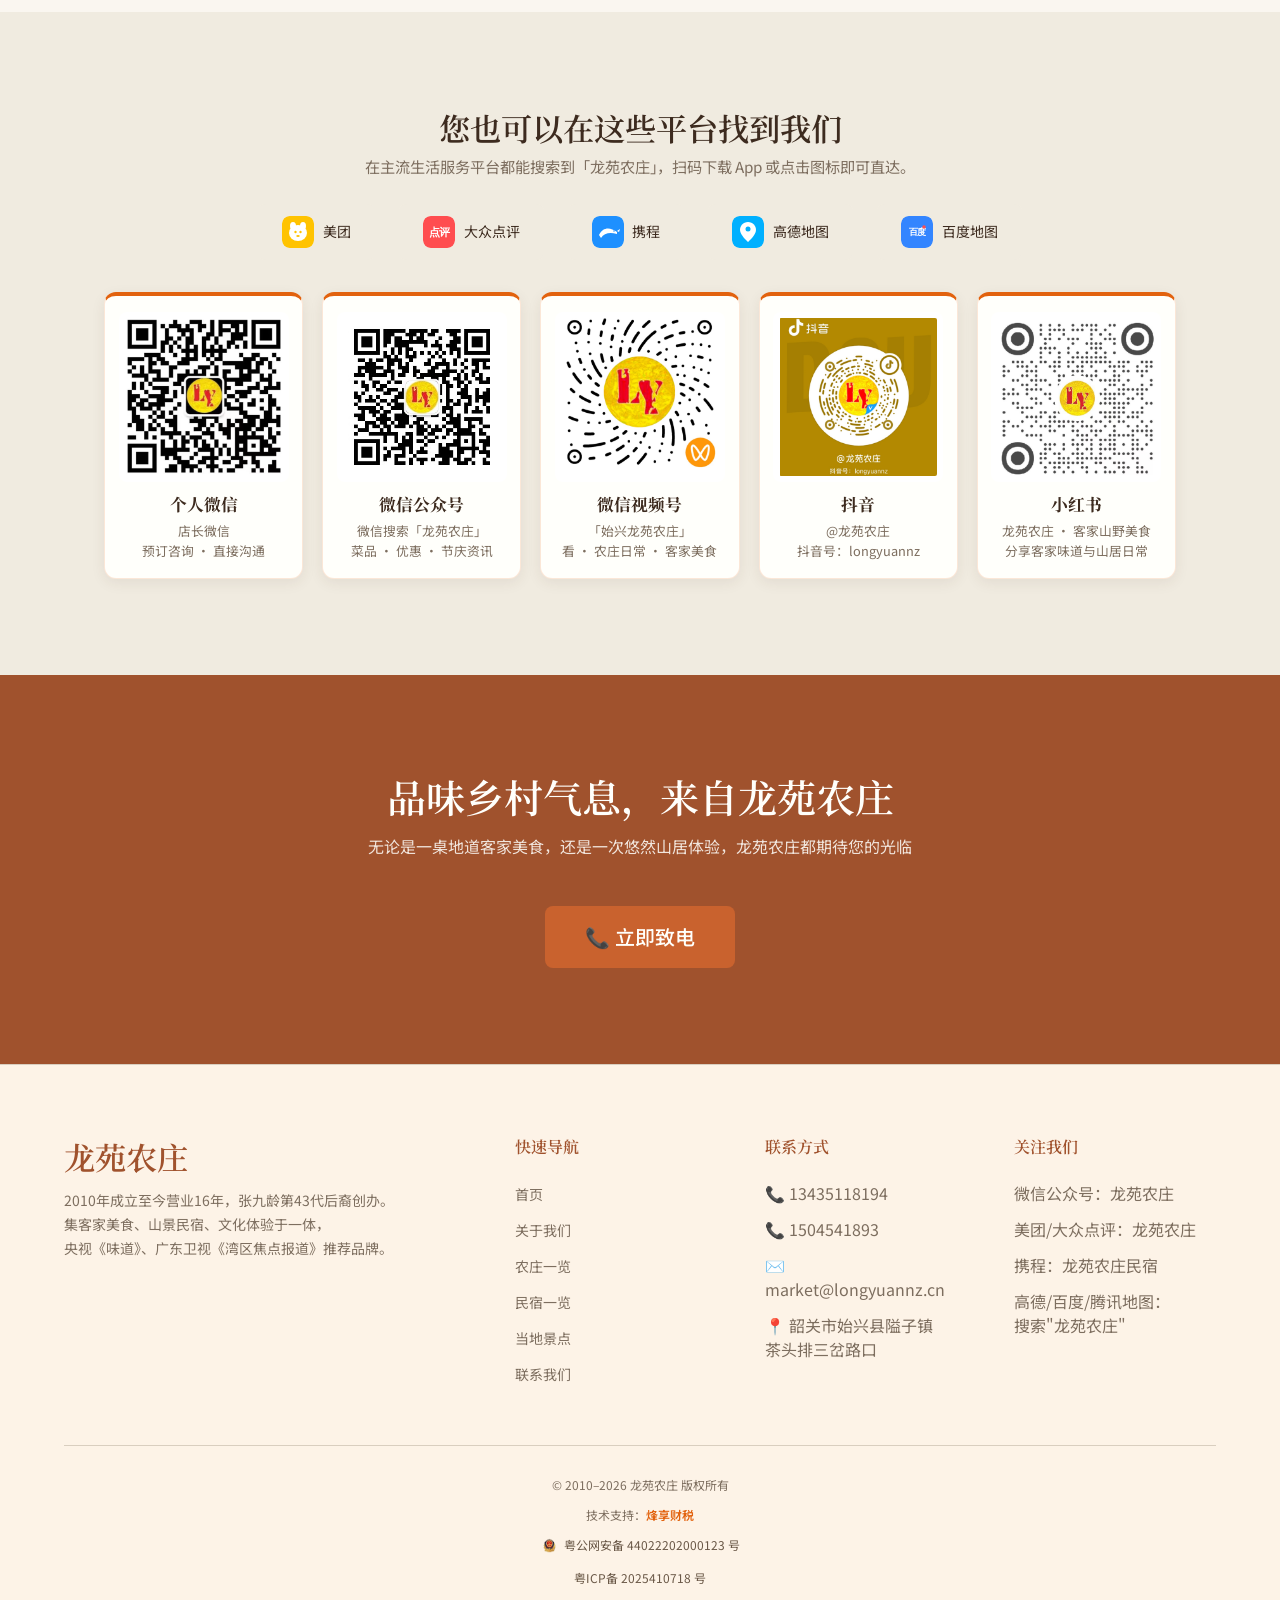
<file: contact.html>
<!DOCTYPE html>
<html lang="zh-CN">
<head>
 <meta charset="UTF-8">
 <meta name="viewport" content="width=device-width, initial-scale=1.0">
 <title>意见收集箱 — 龙苑农庄 | 反馈建议·地址导航·联系电话</title>
 <meta name="description" content="龙苑农庄意见收集箱：联系电话13435118194 / 邮箱market@longyuannz.cn，地址韶关市始兴县隘子镇茶头排三岔路口。我们悉心听取您对农庄和民宿的每一条反馈意见，不断提升综合服务水平。">
 <meta name="keywords" content="龙苑农庄,联系方式,预订电话,地址,导航,始兴县隘子镇,意见收集">
 <link rel="icon" type="image/x-icon" href="images/logo/logo-icon.webp">
 <link rel="stylesheet" href="css/style.css">
 <!-- v2 优化增强样式 -->
 <link rel="stylesheet" href="css/v2-enhancements.css">
 <link rel="canonical" href="https://www.longyuannz.cn/contact.html">
 <link rel="llms-txt" href="llms.txt" type="text/plain">
   <meta property="og:title" content="联系我们 — 龙苑农庄">
  <meta property="og:description" content="预订电话13435118194，邮箱market@longyuannz.cn，韶关市始兴县隘子镇茶头排三岔路口">
  <meta property="og:image" content="https://longyuannongzhuang.oss-cn-shenzhen.aliyuncs.com/images/logo/wechat-share.png">
  <meta property="og:type" content="website">
  <meta property="og:url" content="https://www.longyuannz.cn/contact.html">
  <meta property="og:site_name" content="龙苑农庄">
  <meta property="og:locale" content="zh_CN">
  <meta property="og:image:width" content="400">
  <meta property="og:image:height" content="396">
  <meta property="og:image:type" content="image/png">
 <script type="application/ld+json">
 {
  "@context": "https://schema.org",
  "@graph": [
   {
    "@type": "LocalBusiness",
    "@id": "https://www.longyuannz.cn/#business",
    "name": "龙苑农庄",
    "telephone": "+86-13435118194",
    "email": "market@longyuannz.cn",
    "url": "https://www.longyuannz.cn/contact.html",
    "address": {
     "@type": "PostalAddress",
     "streetAddress": "隘子镇茶头排三岔路口往司前方向50米",
     "addressLocality": "始兴县",
     "addressRegion": "广东省",
     "postalCode": "512500",
     "addressCountry": "CN"
    },
    "geo": { "@type": "GeoCoordinates", "latitude": 24.8732, "longitude": 113.9584 },
    "openingHoursSpecification": [
     { "@type": "OpeningHoursSpecification", "dayOfWeek": ["Monday","Tuesday","Wednesday","Thursday","Friday","Saturday","Sunday"], "opens": "09:00", "closes": "22:00" }
    ],
    "contactPoint": {
     "@type": "ContactPoint",
     "telephone": "+86-13435118194",
     "contactType": "预订咨询",
     "availableLanguage": "zh-CN"
    }
   },
   {
    "@type": "BreadcrumbList",
    "itemListElement": [
     { "@type": "ListItem", "position": 1, "name": "首页", "item": "https://www.longyuannz.cn/" },
     { "@type": "ListItem", "position": 2, "name": "联系我们", "item": "https://www.longyuannz.cn/contact.html" }
    ]
   }
  ]
 }
 </script>
</head>
<body>

 <!-- Navigation -->
 <nav class="nav" role="navigation" aria-label="主导航">
  <div class="container nav-inner">
   <a href="index.html" class="nav-logo" aria-label="龙苑农庄首页">
    <img src="images/logo/logo.webp" alt="龙苑农庄" width="180" height="44">
   </a>
   <button class="nav-toggle" aria-label="菜单" aria-expanded="false">
    <span></span><span></span><span></span>
   </button>
   <ul class="nav-links" role="menubar">
    <li role="none"><a href="index.html" role="menuitem">首页</a></li>
    <li role="none"><a href="about.html" role="menuitem">关于我们</a></li>
    <li role="none"><a href="farm.html" role="menuitem">农庄一览</a></li>
    <li role="none"><a href="homestay.html" role="menuitem">民宿一览</a></li>
    <li role="none"><a href="attractions.html" role="menuitem">当地景点</a></li>
    <li role="none"><a href="contact.html" class="active" role="menuitem">联系我们</a></li>
    <li role="none"><a href="#booking" class="nav-cta">意见收集</a></li>
   </ul>
  </div>
 </nav>

 <!-- 品牌口号条：贯穿全站 -->
 <section class="slogan-banner" aria-label="品牌口号">
  <div class="container">
   <p class="slogan-text">品味乡村气息，来自龙苑农庄</p>
  </div>
 </section>


 <!-- Page Header -->
 <section class="page-header-bg" style="background-image: url('images/farm/farm-sign.webp')">
  <div class="container">
   <h1 class="page-title">联系我们</h1>
   <p class="page-subtitle">龙苑农庄期待您的光临</p>
  </div>
 </section>

 <!-- Contact Section -->
 <section class="section fade-in" aria-label="联系方式">
  <div class="container">
   <div class="contact-grid contact-grid--balanced">
    <!-- Info -->
    <div class="contact-col-card">
     <h3>联系方式</h3>

     <div class="contact-item">
      <div class="contact-item-icon">📞</div>
      <div class="contact-item-detail">
       <h4>联系电话</h4>
       <p><a href="tel:13435118194">134 3511 8194</a></p>
       <p><a href="tel:1504541893">150 4541 893</a></p>
      </div>
     </div>

     <div class="contact-item">
      <div class="contact-item-icon">✉️</div>
      <div class="contact-item-detail">
       <h4>对外邮箱</h4>
       <p><a href="mailto:market@longyuannz.cn">market@longyuannz.cn</a></p>
       <p class="contact-item-tip">商务合作 · 团队预订 · 媒体接洽</p>
      </div>
     </div>

     <div class="contact-item">
      <div class="contact-item-icon">📍</div>
      <div class="contact-item-detail">
       <h4>农庄地址</h4>
       <p>广东省韶关市始兴县隘子镇<br>茶头排三岔路口（九龄牌坊地标）<br>往司前方向50米左右</p>
      </div>
     </div>

     <div class="contact-item">
      <div class="contact-item-icon">🕐</div>
      <div class="contact-item-detail">
       <h4>营业时间</h4>
       <p>餐饮：每日 10:00–21:00</p>
       <p>民宿：24小时入住</p>
      </div>
     </div>

     <div class="contact-item">
      <div class="contact-item-icon">⚡</div>
      <div class="contact-item-detail">
       <h4>充电服务</h4>
       <p>120KW快充：农庄门口停车场（2把枪）</p>
       <p>7KW慢充：民宿门口停车场（2把枪）</p>
      </div>
     </div>

     <!-- 表单卡片 -->
    </div>

    <!-- 意见收集箱 -->
    <div id="feedback" class="contact-col-card">
     <div class="form">
      <h3>意见收集箱 💌</h3>
      <p style="font-size:0.875rem;color:var(--color-text-light);margin-bottom:0.75rem;">
       我们悉心听取您对农庄和民宿的每一条反馈意见，不断提升综合服务水平。
      </p>
      <p style="font-size:0.85rem;color:var(--color-stim-dark);background:var(--color-stim-glow);padding:0.6rem 0.9rem;border-radius:8px;margin-bottom:1.4rem;">
       🎯 您可以告诉我们：菜品/住宿体验、设施建议、服务细节、希望增加的体验等。您的每一条留言，我们都会认真阅读。
      </p>
      <form class="contact-form">
       <div class="form-fields">
        <div class="form-row">
         <div class="form-group">
          <label for="name">您的称呼 <span style="color:var(--color-accent)">*</span></label>
          <input type="text" id="name" name="name" placeholder="请输入称呼" required>
         </div>
         <div class="form-group">
          <label for="phone">联系电话</label>
          <input type="tel" id="phone" name="phone" placeholder="方便回访您的手机号">
         </div>
        </div>

        <div class="form-group">
         <label for="category">反馈类型</label>
         <select id="category" name="category">
          <option value="">请选择反馈类型</option>
          <option value="dining">餐饮体验</option>
          <option value="homestay">民宿入住</option>
          <option value="service">服务建议</option>
          <option value="facility">设施环境</option>
          <option value="praise">表扬点赞</option>
          <option value="other">其他意见</option>
         </select>
        </div>

        <div class="form-group">
         <label for="message">意见内容 <span style="color:var(--color-accent)">*</span></label>
         <textarea id="message" name="message" placeholder="请写下您的具体意见或建议，细节越具体越有助于我们改进，例如：到店日期、菜品/房型、当时的情况、您的期望…" required></textarea>
        </div>

        <button type="submit" class="btn btn-primary form-submit">提交意见</button>
       </div>

       <div class="form-success">
        <div class="form-success-icon">💌</div>
        <h3>感谢您的反馈！</h3>
        <p>我们会认真阅读每一条意见，不断提升农庄和民宿的综合水平，<br>服务好一直支持我们的用户。</p>
        <p style="font-size:0.875rem;color:var(--color-text-light);">紧急事宜请直接致电 134 3511 8194</p>
        <button type="button" class="btn btn-secondary mt-md" onclick="location.reload()">继续留言</button>
       </div>
      </form>
     </div>
    </div>
   </div>
  </div>
 </section>

<!-- Platform Links -->
<section class="section section-alt fade-in" aria-label="在线平台">
 <div class="container text-center">
  <h3>您也可以在这些平台找到我们</h3>
  <p class="platform-intro">在主流生活服务平台都能搜索到「龙苑农庄」，扫码下载 App 或点击图标即可直达。</p>
  <div class="platform-links" style="justify-content:center;">
   <a href="https://www.meituan.com/" class="platform-link" target="_blank" rel="noopener" title="美团">
    <img src="images/icons/platforms/meituan.svg" alt="美团" class="platform-link-icon-img"> 美团
   </a>
   <a href="https://www.dianping.com/" class="platform-link" target="_blank" rel="noopener" title="大众点评">
    <img src="images/icons/platforms/dianping.svg" alt="大众点评" class="platform-link-icon-img"> 大众点评
   </a>
   <a href="https://www.ctrip.com/" class="platform-link" target="_blank" rel="noopener" title="携程">
    <img src="images/icons/platforms/ctrip.svg" alt="携程" class="platform-link-icon-img"> 携程
   </a>
   <a href="https://www.amap.com/" class="platform-link" target="_blank" rel="noopener" title="高德地图">
    <img src="images/icons/platforms/amap.svg" alt="高德地图" class="platform-link-icon-img"> 高德地图
   </a>
   <a href="https://map.baidu.com/" class="platform-link" target="_blank" rel="noopener" title="百度地图">
    <img src="images/icons/platforms/baidu-map.svg" alt="百度地图" class="platform-link-icon-img"> 百度地图
   </a>
  </div>

  <!-- 5 张平台二维码一排平铺 -->
  <div class="qr-grid">
   <div class="qr-card">
    <img src="images/qrcodes/qr-wechat-personal.webp" alt="龙苑农庄-店长个人微信" loading="lazy" class="qr-card-img">
    <h4 class="qr-card-title">个人微信</h4>
    <p class="qr-card-desc">店长微信<br>预订咨询 · 直接沟通</p>
   </div>
   <div class="qr-card">
    <img src="images/qrcodes/qr-wechat-mp.webp" alt="龙苑农庄微信公众号" loading="lazy" class="qr-card-img">
    <h4 class="qr-card-title">微信公众号</h4>
    <p class="qr-card-desc">微信搜索「龙苑农庄」<br>菜品 · 优惠 · 节庆资讯</p>
   </div>
   <div class="qr-card">
    <img src="images/qrcodes/qr-channels.webp" alt="龙苑农庄-视频号" loading="lazy" class="qr-card-img">
    <h4 class="qr-card-title">微信视频号</h4>
    <p class="qr-card-desc">「始兴龙苑农庄」<br>看 · 农庄日常 · 客家美食</p>
   </div>
   <div class="qr-card">
    <img src="images/qrcodes/qr-douyin.webp" alt="龙苑农庄-抖音" loading="lazy" class="qr-card-img">
    <h4 class="qr-card-title">抖音</h4>
    <p class="qr-card-desc">@龙苑农庄<br>抖音号：longyuannz</p>
   </div>
   <div class="qr-card">
    <img src="images/qrcodes/qr-xiaohongshu.webp" alt="龙苑农庄-小红书" loading="lazy" class="qr-card-img">
    <h4 class="qr-card-title">小红书</h4>
    <p class="qr-card-desc">龙苑农庄 · 客家山野美食<br>分享客家味道与山居日常</p>
   </div>
  </div>
 </div>
</section>

 <!-- CTA -->
 <section class="cta-banner fade-in" aria-label="行动号召">
  <div class="container">
   <h2>品味乡村气息，来自龙苑农庄</h2>
   <p>无论是一桌地道客家美食，还是一次悠然山居体验，龙苑农庄都期待您的光临</p>
   <a href="tel:13435118194" class="btn btn-primary btn-lg">📞 立即致电</a>
  </div>
 </section>

 <!-- Footer -->
 <footer class="footer" role="contentinfo">
  <div class="container">
   <div class="footer-grid">
    <div class="footer-brand">
     <h3>龙苑农庄</h3>
     <p>2010年成立至今营业16年，张九龄第43代后裔创办。<br>集客家美食、山景民宿、文化体验于一体，<br>央视《味道》、广东卫视《湾区焦点报道》推荐品牌。</p>
    </div>
    <div>
     <h4>快速导航</h4>
     <ul class="footer-links">
      <li><a href="index.html">首页</a></li>
      <li><a href="about.html">关于我们</a></li>
      <li><a href="farm.html">农庄一览</a></li>
      <li><a href="homestay.html">民宿一览</a></li>
      <li><a href="attractions.html">当地景点</a></li>
      <li><a href="contact.html">联系我们</a></li>
     </ul>
    </div>
    <div>
     <h4>联系方式</h4>
     <ul class="footer-links">
      <li>📞 13435118194</li>
      <li>📞 1504541893</li>
      <li>✉️ market@longyuannz.cn</li>
      <li>📍 韶关市始兴县隘子镇<br>茶头排三岔路口</li>
     </ul>
    </div>
    <div>
     <h4>关注我们</h4>
     <ul class="footer-links">
      <li>微信公众号：龙苑农庄</li>
      <li>美团/大众点评：龙苑农庄</li>
      <li>携程：龙苑农庄民宿</li>
      <li>高德/百度/腾讯地图：<br>搜索"龙苑农庄"</li>
     </ul>
    </div>
   </div>
      <div class="footer-bottom">
    <p>© 2010–2026 龙苑农庄 版权所有</p>
    <p>技术支持：<a href="https://www.fengxiangld.cn" target="_blank" rel="noopener" style="color:#E2620E;text-decoration:none;font-weight:600;">烽享财税</a></p>
    <p>
     <a href="https://beian.mps.gov.cn/#/query/webSearch?code=44022202000123" target="_blank" rel="noopener noreferrer" style="color:#6a5847;text-decoration:none;display:inline-flex;align-items:center;gap:6px;">
      <img src="images/icons/beian.webp" alt="公安网监" width="18" height="18" style="vertical-align:middle;">
      粤公网安备 44022202000123 号
     </a>
    </p>
    <p>
     <a href="https://beian.miit.gov.cn/" target="_blank" rel="noopener noreferrer" style="color:#6a5847;text-decoration:none;">粤ICP备 2025410718 号</a>
    </p>
   </div>
  </div>
 </footer>

 <script src="js/v2-enhancements.js"></script>
 <script src="js/main.js"></script>
</body>
</html>
</file>
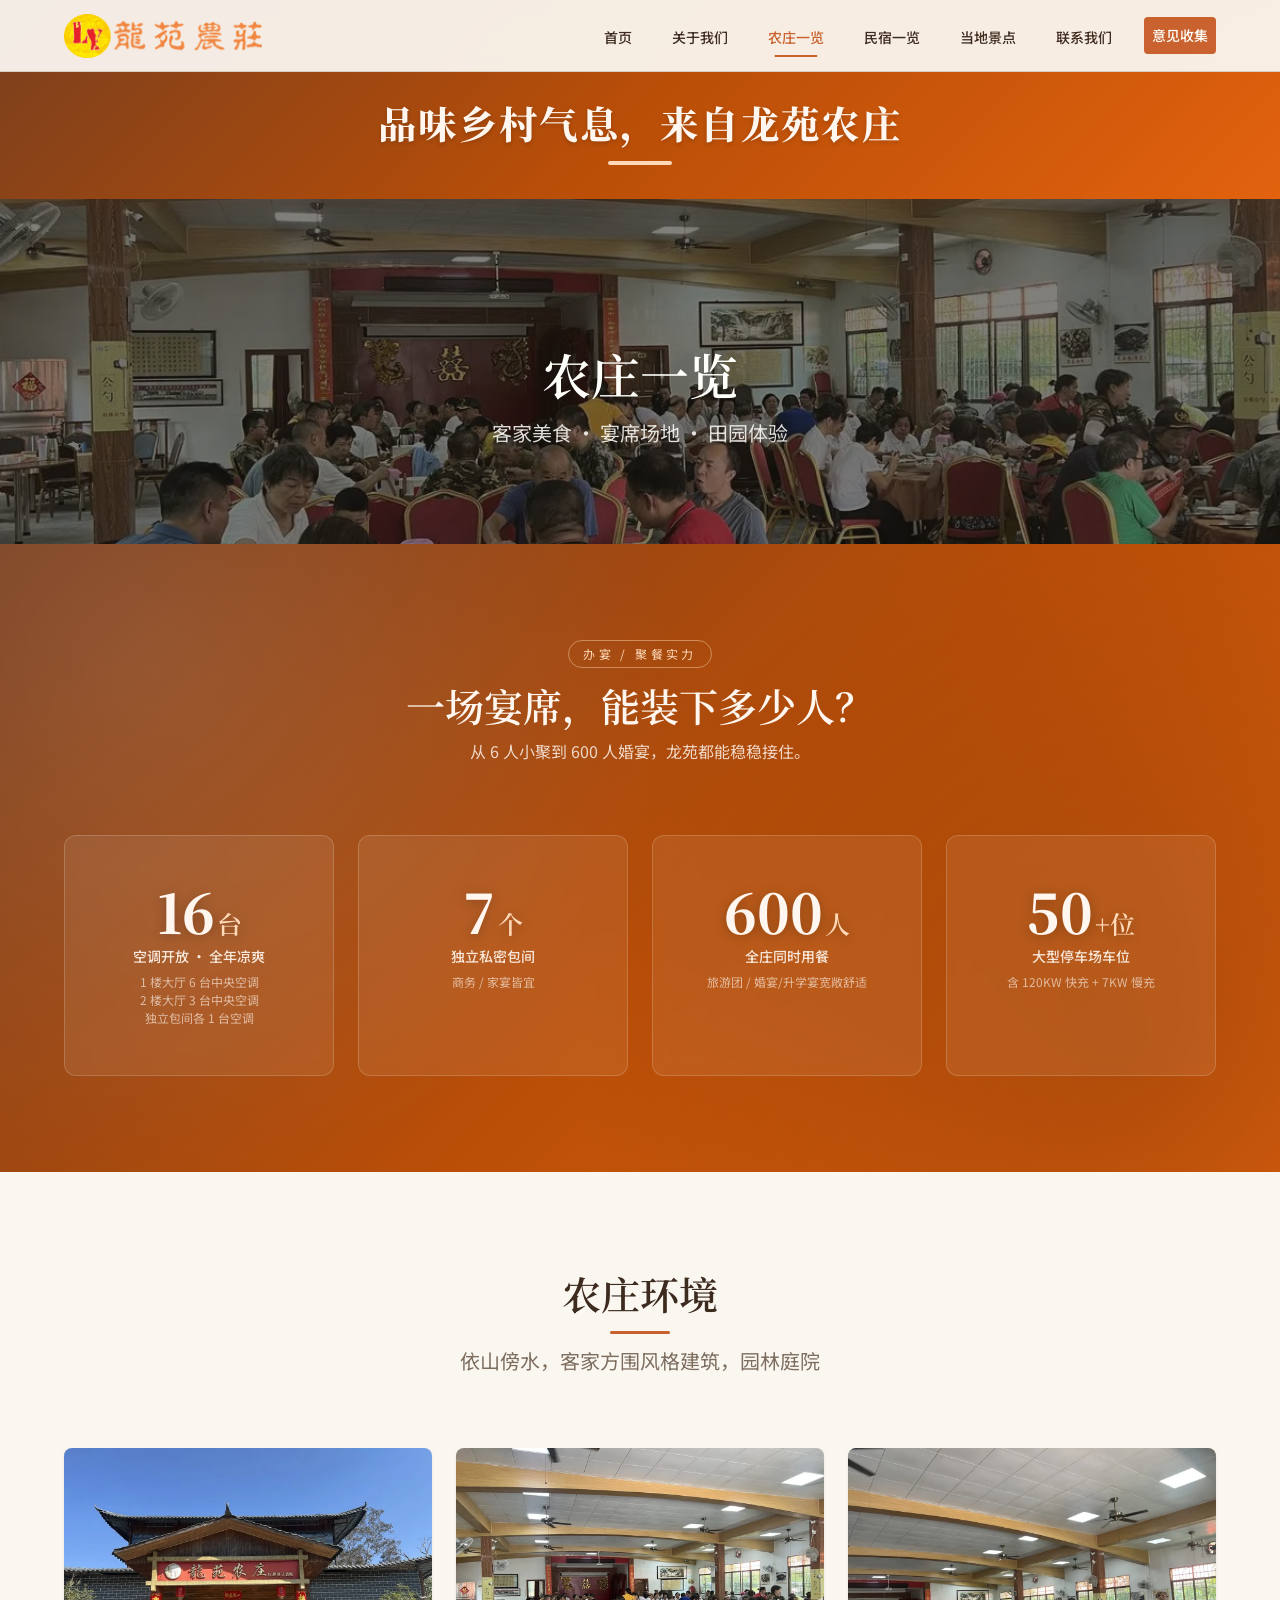
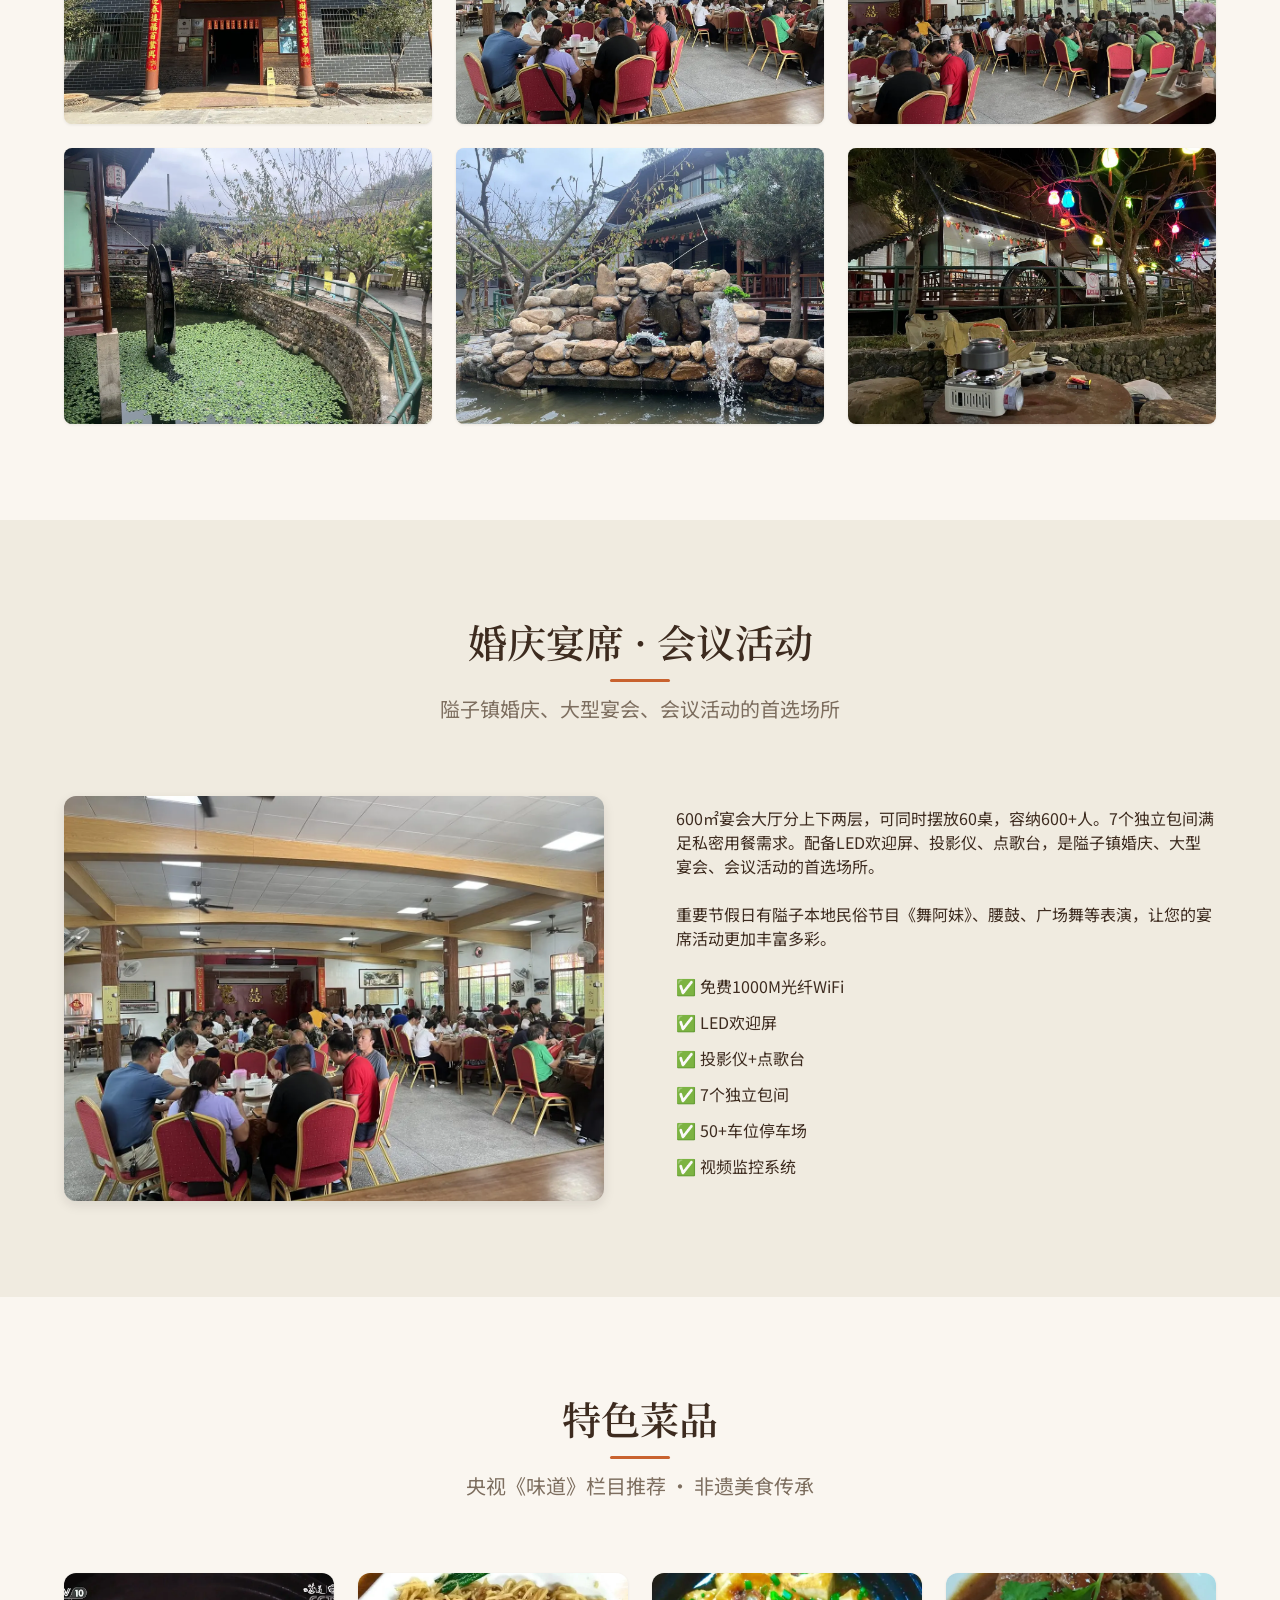
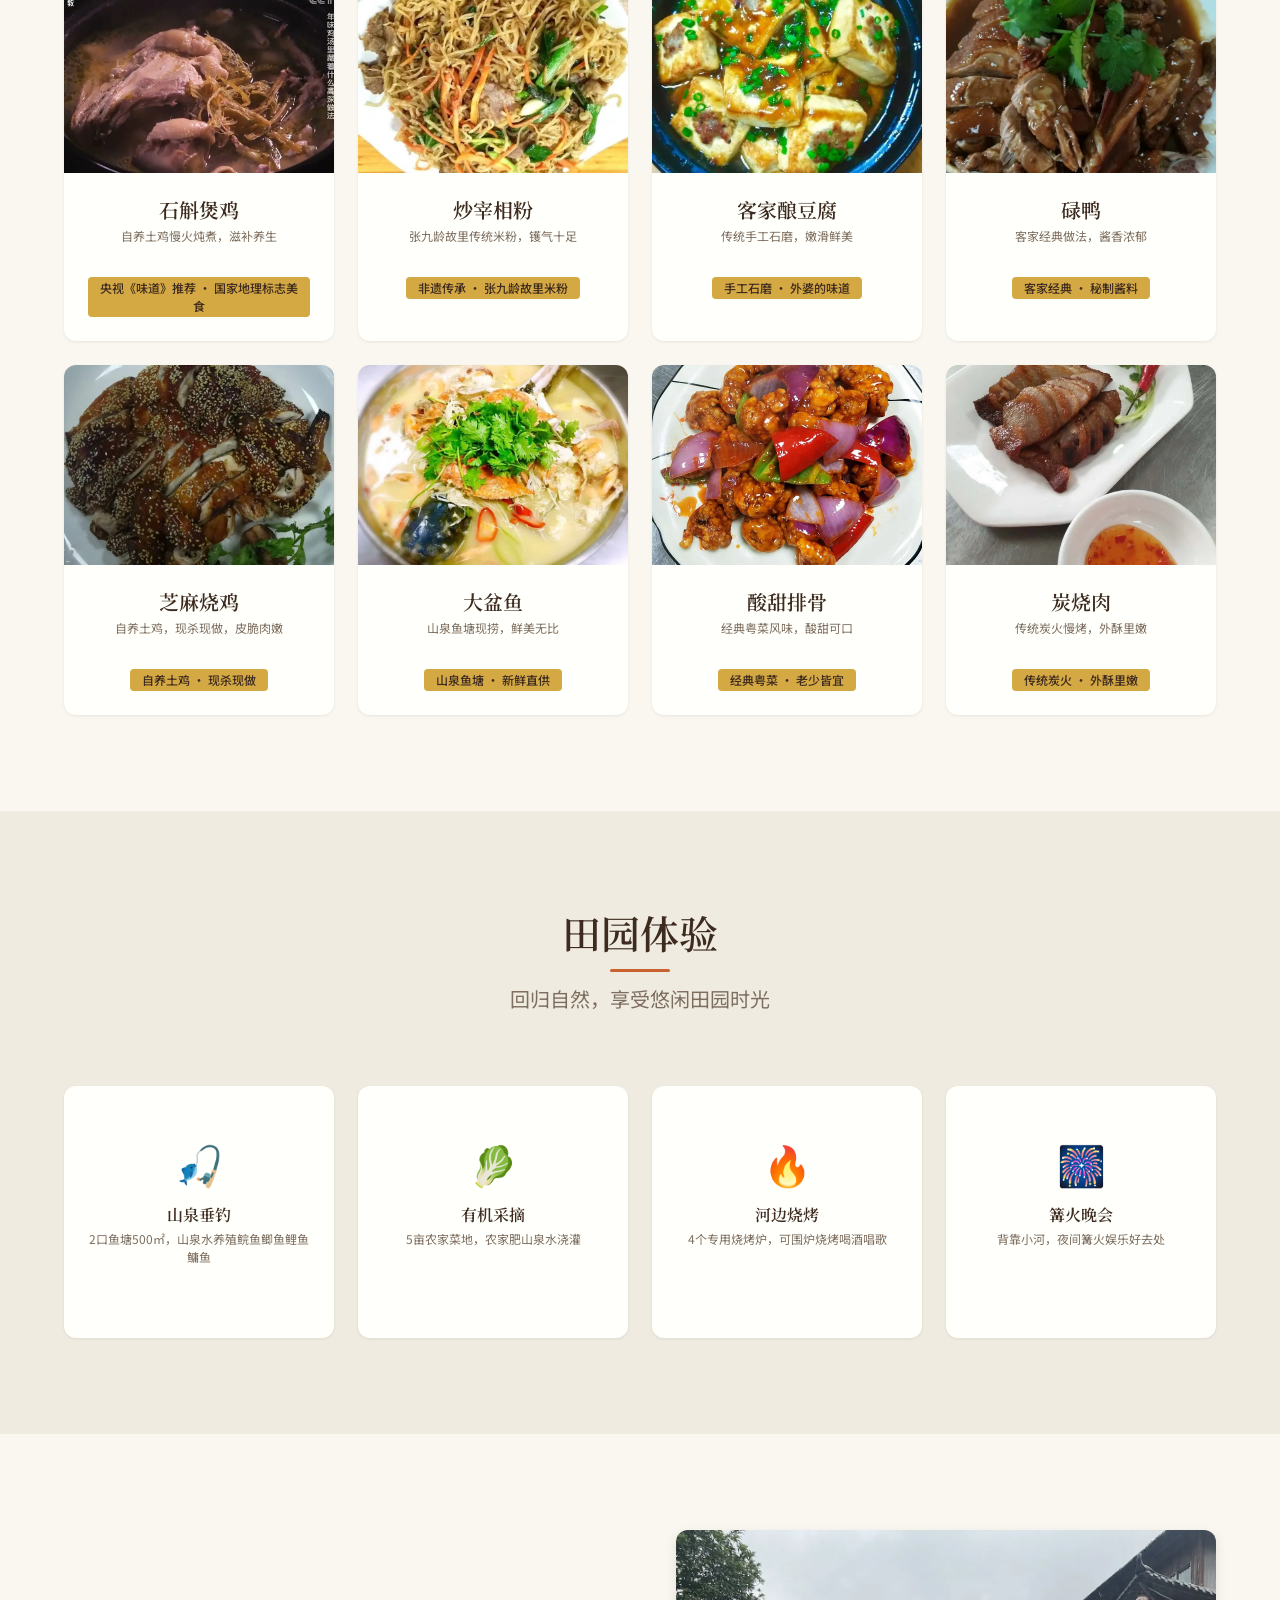
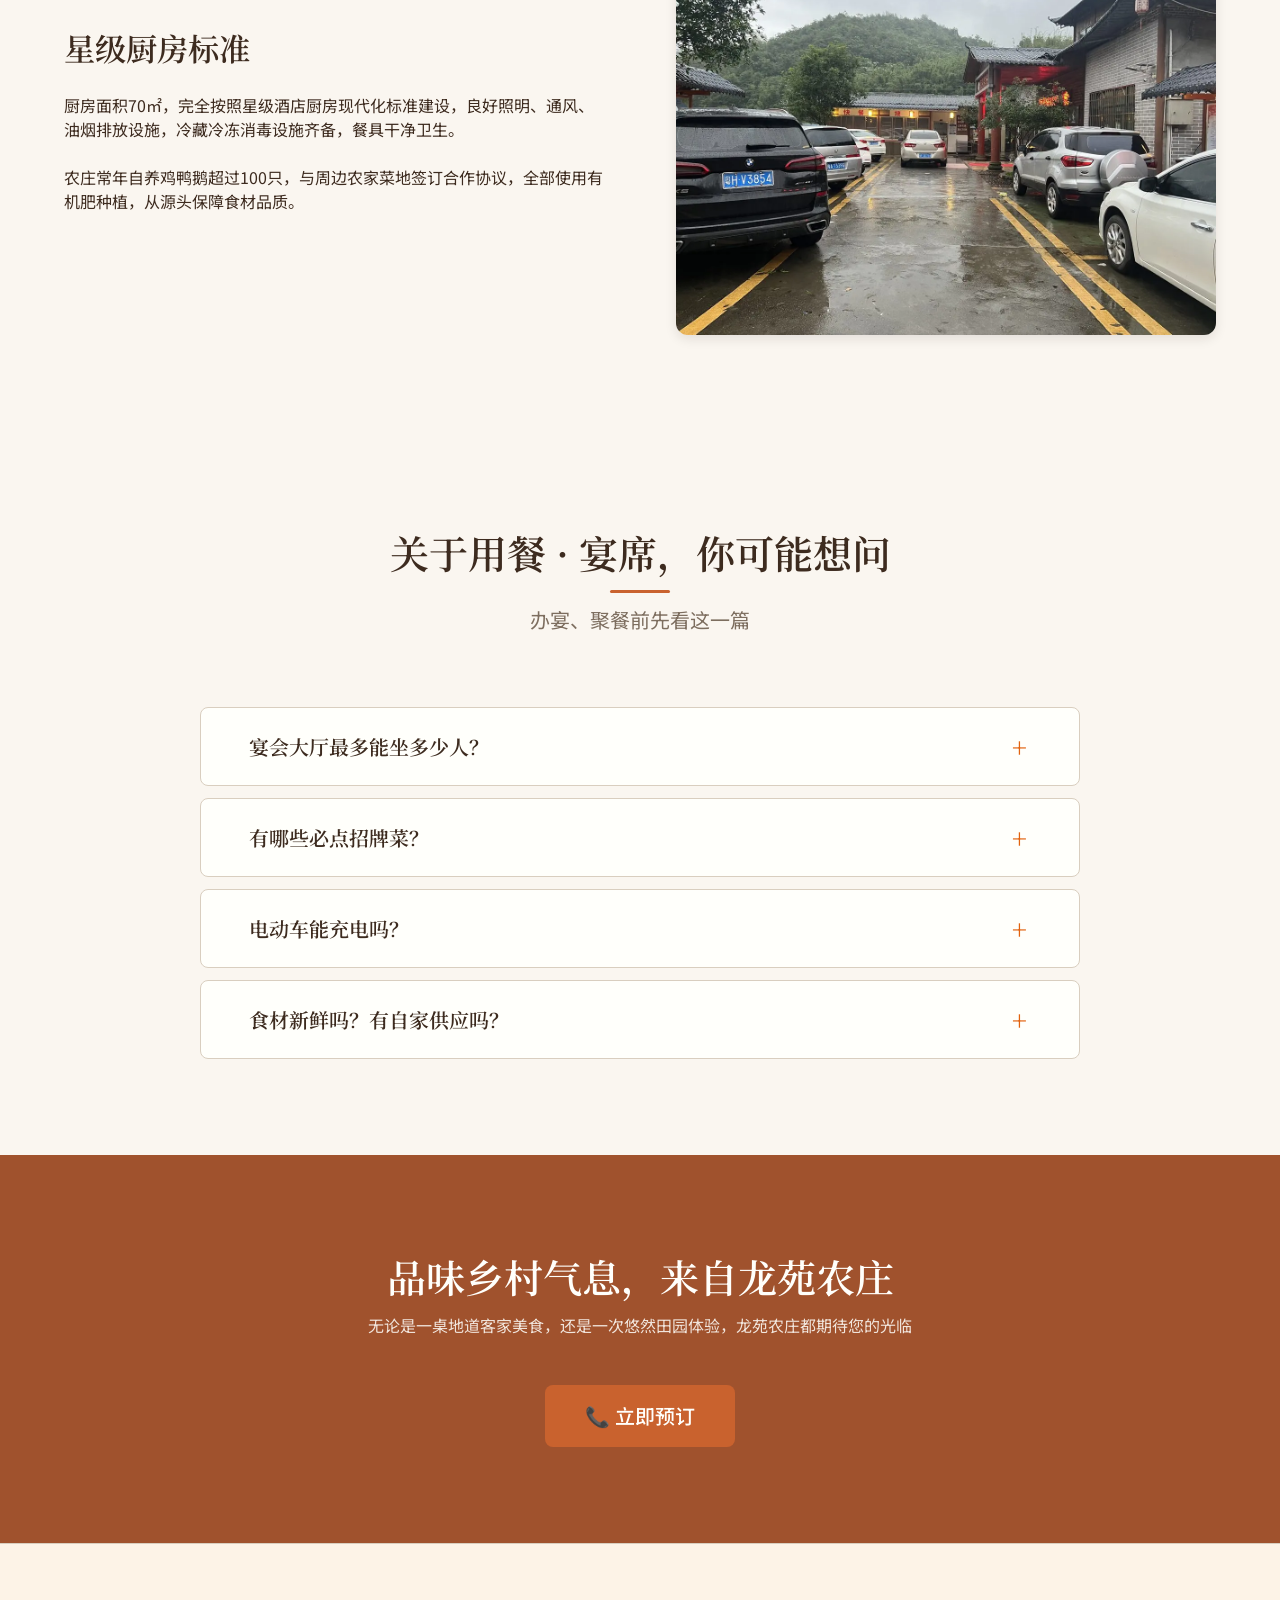
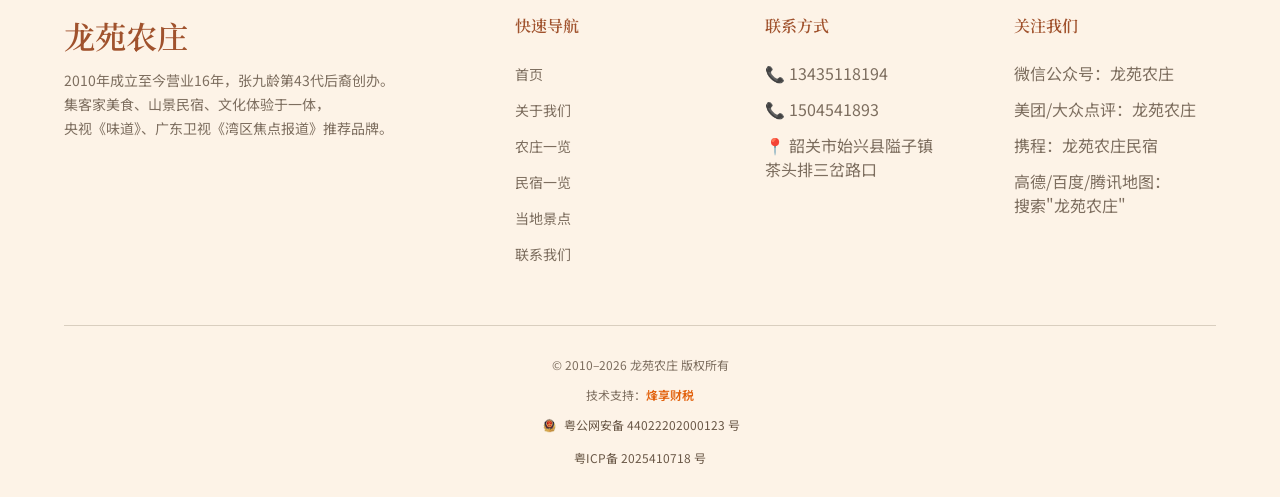
<file: farm.html>
<!DOCTYPE html>
<html lang="zh-CN">
<head>
 <meta charset="UTF-8">
 <meta name="viewport" content="width=device-width, initial-scale=1.0">
 <title>农庄一览 — 龙苑农庄 | 客家美食 · 宴席场地 · 田园体验</title>
 <meta name="description" content="龙苑农庄600㎡宴会大厅可容纳600+人，7个独立包间。央视推荐石斛煲鸡、炒宰相粉等客家特色菜品。山泉垂钓、有机采摘、河边烧烤等田园体验。120KW快充+7KW慢充充电桩。">
 <meta name="keywords" content="龙苑农庄,客家美食,宴席,石斛煲鸡,炒宰相粉,客家酿豆腐,田园体验,充电桩,始兴农庄">
 <link rel="icon" type="image/x-icon" href="images/logo/logo-icon.webp">
 <link rel="stylesheet" href="css/style.css">
 <!-- v2 优化增强样式 -->
 <link rel="stylesheet" href="css/v2-enhancements.css">
 <link rel="canonical" href="https://www.longyuannz.cn/farm.html">
 <link rel="llms-txt" href="llms.txt" type="text/plain">
 <!-- Open Graph -->
   <meta property="og:title" content="农庄一览 — 龙苑农庄 | 客家美食 · 宴席场地 · 田园体验">
  <meta property="og:description" content="央视推荐客家美食，600㎡宴会大厅，山泉垂钓、有机采摘、篝火晚会。">
  <meta property="og:image" content="https://longyuannongzhuang.oss-cn-shenzhen.aliyuncs.com/images/logo/wechat-share.png">
  <meta property="og:type" content="website">
  <meta property="og:url" content="https://www.longyuannz.cn/farm.html">
  <meta property="og:site_name" content="龙苑农庄">
  <meta property="og:locale" content="zh_CN">
  <meta property="og:image:width" content="400">
  <meta property="og:image:height" content="396">
  <meta property="og:image:type" content="image/png">
 <!-- Structured Data (v2 增强) -->
 <script type="application/ld+json">
 {
  "@context": "https://schema.org",
  "@graph": [
   {
    "@type": "Restaurant",
    "@id": "https://www.longyuannz.cn/#business",
    "name": "龙苑农庄",
    "url": "https://www.longyuannz.cn/farm.html",
    "servesCuisine": ["客家菜", "农家菜", "粤北特色菜"],
    "priceRange": "¥¥",
    "currenciesAccepted": "CNY",
    "address": {
     "@type": "PostalAddress",
     "streetAddress": "隘子镇茶头排三岔路口往司前方向50米",
     "addressLocality": "始兴县",
     "addressRegion": "广东省",
     "postalCode": "512500",
     "addressCountry": "CN"
    },
    "geo": { "@type": "GeoCoordinates", "latitude": 24.8732, "longitude": 113.9584 },
    "telephone": "+86-13435118194",
    "image": "https://www.longyuannz.cn/images/farm/farm-hall.webp",
    "acceptsReservations": true,
    "hasMenu": "https://www.longyuannz.cn/farm.html#dishes",
    "openingHoursSpecification": [
     { "@type": "OpeningHoursSpecification", "dayOfWeek": ["Monday","Tuesday","Wednesday","Thursday","Friday","Saturday","Sunday"], "opens": "09:00", "closes": "22:00" }
    ]
   },
   {
    "@type": "BreadcrumbList",
    "itemListElement": [
     { "@type": "ListItem", "position": 1, "name": "首页", "item": "https://www.longyuannz.cn/" },
     { "@type": "ListItem", "position": 2, "name": "农庄一览", "item": "https://www.longyuannz.cn/farm.html" }
    ]
   }
  ]
 }
 </script>
</head>
<body>

 <!-- Navigation -->
 <nav class="nav" role="navigation" aria-label="主导航">
  <div class="container nav-inner">
   <a href="index.html" class="nav-logo" aria-label="龙苑农庄首页">
    <img src="images/logo/logo.webp" alt="龙苑农庄" width="180" height="44">
   </a>
   <button class="nav-toggle" aria-label="菜单" aria-expanded="false">
    <span></span><span></span><span></span>
   </button>
   <ul class="nav-links" role="menubar">
    <li role="none"><a href="index.html" role="menuitem">首页</a></li>
    <li role="none"><a href="about.html" role="menuitem">关于我们</a></li>
    <li role="none"><a href="farm.html" class="active" role="menuitem">农庄一览</a></li>
    <li role="none"><a href="homestay.html" role="menuitem">民宿一览</a></li>
    <li role="none"><a href="attractions.html" role="menuitem">当地景点</a></li>
    <li role="none"><a href="contact.html" role="menuitem">联系我们</a></li>
    <li role="none"><a href="contact.html" class="nav-cta">意见收集</a></li>
   </ul>
  </div>
 </nav>

 <!-- 品牌口号条：贯穿全站 -->
 <section class="slogan-banner" aria-label="品牌口号">
  <div class="container">
   <p class="slogan-text">品味乡村气息，来自龙苑农庄</p>
  </div>
 </section>


 <!-- Page Header BG -->
 <section class="page-header-bg" style="background-image: url('images/farm/farm-hall.webp')" aria-label="页面头部">
  <div class="container">
   <h1 class="page-title">农庄一览</h1>
   <p class="page-subtitle">客家美食 · 宴席场地 · 田园体验</p>
  </div>
 </section>

 <!-- ═══ 强刺激数据墙（v2 新增） ═══ -->
 <section class="power-stats fade-in" aria-label="农庄实力数据">
  <div class="container">
   <div class="power-stats-head">
    <span class="eyebrow">办宴 / 聚餐实力</span>
    <h2>一场宴席，能装下多少人？</h2>
    <p>从 6 人小聚到 600 人婚宴，龙苑都能稳稳接住。</p>
   </div>
   <div class="power-grid">
    <div class="power-card">
     <div class="power-number"><span class="num" data-count="16">0</span><span class="power-unit">台</span></div>
     <div class="power-label">空调开放 · 全年凉爽</div>
     <div class="power-tip">1 楼大厅 6 台中央空调<br>2 楼大厅 3 台中央空调<br>独立包间各 1 台空调</div>
    </div>
    <div class="power-card">
     <div class="power-number"><span class="num" data-count="7">0</span><span class="power-unit">个</span></div>
     <div class="power-label">独立私密包间</div>
     <div class="power-tip">商务 / 家宴皆宜</div>
    </div>
    <div class="power-card">
     <div class="power-number"><span class="num" data-count="600">0</span><span class="power-unit">人</span></div>
     <div class="power-label">全庄同时用餐</div>
     <div class="power-tip">旅游团 / 婚宴/升学宴宽敞舒适</div>
    </div>
    <div class="power-card">
     <div class="power-number"><span class="num" data-count="50">0</span><span class="power-unit">+位</span></div>
     <div class="power-label">大型停车场车位</div>
     <div class="power-tip">含 120KW 快充 + 7KW 慢充</div>
    </div>
   </div>
  </div>
 </section>

 <!-- 农庄环境画廊 -->
 <section class="section fade-in" aria-label="农庄环境画廊">
  <div class="container">
   <div class="section-header">
    <h2>农庄环境</h2>
    <span class="section-divider"></span>
    <p>依山傍水，客家方围风格建筑，园林庭院</p>
   </div>
   <div class="gallery-grid stagger-children">
    <div class="gallery-item">
     <img src="images/farm/farm-exterior.webp" alt="农庄门面" loading="lazy" width="600" height="450">
     <div class="gallery-item-overlay"><span>农庄门面 · 客家方围风格</span></div>
    </div>
    <div class="gallery-item">
     <img src="images/farm/farm-hall.webp" alt="宴会大厅" loading="lazy" width="600" height="450">
     <div class="gallery-item-overlay"><span>宴会大厅 · 可容纳600+人</span></div>
    </div>
    <div class="gallery-item">
     <img src="images/farm/farm-hall2.webp" alt="大厅二楼" loading="lazy" width="600" height="450">
     <div class="gallery-item-overlay"><span>大厅二楼 · 视野开阔</span></div>
    </div>
    <div class="gallery-item">
     <img src="images/farm/farm-pond.webp" alt="山泉池塘" loading="lazy" width="600" height="450">
     <div class="gallery-item-overlay"><span>山泉池塘 · 可供垂钓</span></div>
    </div>
    <div class="gallery-item">
     <img src="images/farm/farm-landscape.webp" alt="假山景观" loading="lazy" width="600" height="450">
     <div class="gallery-item-overlay"><span>假山景观 · 园林庭院</span></div>
    </div>
    <div class="gallery-item">
     <img src="images/farm/farm-outdoor.webp" alt="露天茶座" loading="lazy" width="600" height="450">
     <div class="gallery-item-overlay"><span>露天茶座 · 清风徐来</span></div>
    </div>
   </div>
  </div>
 </section>

 <!-- 宴席与活动 -->
 <section class="section section-alt fade-in" aria-label="宴席与活动">
  <div class="container">
   <div class="section-header">
    <h2>婚庆宴席 · 会议活动</h2>
    <span class="section-divider"></span>
    <p>隘子镇婚庆、大型宴会、会议活动的首选场所</p>
   </div>
   <div class="two-col">
    <div class="two-col-img">
     <img src="images/farm/farm-hall.webp" alt="宴会大厅" loading="lazy" width="600" height="450">
    </div>
    <div class="two-col-content">
     <p>600㎡宴会大厅分上下两层，可同时摆放60桌，容纳600+人。7个独立包间满足私密用餐需求。配备LED欢迎屏、投影仪、点歌台，是隘子镇婚庆、大型宴会、会议活动的首选场所。</p>
     <p>重要节假日有隘子本地民俗节目《舞阿妹》、腰鼓、广场舞等表演，让您的宴席活动更加丰富多彩。</p>
     <ul class="footer-links" style="margin-top: 1.5rem;">
      <li>✅ 免费1000M光纤WiFi</li>
      <li>✅ LED欢迎屏</li>
      <li>✅ 投影仪+点歌台</li>
      <li>✅ 7个独立包间</li>
      <li>✅ 50+车位停车场</li>
      <li>✅ 视频监控系统</li>
     </ul>
    </div>
   </div>
  </div>
 </section>

 <!-- 特色菜品 -->
 <section class="section fade-in" aria-label="特色菜品">
  <div class="container">
   <div class="section-header">
    <h2>特色菜品</h2>
    <span class="section-divider"></span>
    <p>央视《味道》栏目推荐 · 非遗美食传承</p>
   </div>
   <div class="food-grid stagger-children">
    <div class="food-card">
     <img src="images/food/food-shihu-soup.webp" alt="石斛煲鸡" loading="lazy" width="400" height="300">
     <div class="food-card-body">
      <h4>石斛煲鸡</h4>
      <p>自养土鸡慢火炖煮，滋补养生</p>
      <span class="food-card-badge">央视《味道》推荐 · 国家地理标志美食</span>
     </div>
    </div>
    <div class="food-card">
     <img src="images/food/food-zaixiangfen.webp" alt="炒宰相粉" loading="lazy" width="400" height="300">
     <div class="food-card-body">
      <h4>炒宰相粉</h4>
      <p>张九龄故里传统米粉，镬气十足</p>
      <span class="food-card-badge">非遗传承 · 张九龄故里米粉</span>
     </div>
    </div>
    <div class="food-card">
     <img src="images/food/food-doufu.webp" alt="客家酿豆腐" loading="lazy" width="400" height="300">
     <div class="food-card-body">
      <h4>客家酿豆腐</h4>
      <p>传统手工石磨，嫩滑鲜美</p>
      <span class="food-card-badge">手工石磨 · 外婆的味道</span>
     </div>
    </div>
    <div class="food-card">
     <img src="images/food/food-duck.webp" alt="碌鸭" loading="lazy" width="400" height="300">
     <div class="food-card-body">
      <h4>碌鸭</h4>
      <p>客家经典做法，酱香浓郁</p>
      <span class="food-card-badge">客家经典 · 秘制酱料</span>
     </div>
    </div>
    <div class="food-card">
     <img src="images/food/food-chicken.webp" alt="芝麻烧鸡" loading="lazy" width="400" height="300">
     <div class="food-card-body">
      <h4>芝麻烧鸡</h4>
      <p>自养土鸡，现杀现做，皮脆肉嫩</p>
      <span class="food-card-badge">自养土鸡 · 现杀现做</span>
     </div>
    </div>
    <div class="food-card">
     <img src="images/food/food-fish.webp" alt="大盆鱼" loading="lazy" width="400" height="300">
     <div class="food-card-body">
      <h4>大盆鱼</h4>
      <p>山泉鱼塘现捞，鲜美无比</p>
      <span class="food-card-badge">山泉鱼塘 · 新鲜直供</span>
     </div>
    </div>
    <div class="food-card">
     <img src="images/food/food-ribs.webp" alt="酸甜排骨" loading="lazy" width="400" height="300">
     <div class="food-card-body">
      <h4>酸甜排骨</h4>
      <p>经典粤菜风味，酸甜可口</p>
      <span class="food-card-badge">经典粤菜 · 老少皆宜</span>
     </div>
    </div>
    <div class="food-card">
     <img src="images/food/food-roast-meat.webp" alt="炭烧肉" loading="lazy" width="400" height="300">
     <div class="food-card-body">
      <h4>炭烧肉</h4>
      <p>传统炭火慢烤，外酥里嫩</p>
      <span class="food-card-badge">传统炭火 · 外酥里嫩</span>
     </div>
    </div>
   </div>
  </div>
 </section>

 <!-- 田园体验 -->
 <section class="section section-alt fade-in" aria-label="田园体验">
  <div class="container">
   <div class="section-header">
    <h2>田园体验</h2>
    <span class="section-divider"></span>
    <p>回归自然，享受悠闲田园时光</p>
   </div>
   <div class="activities-grid stagger-children">
    <div class="activity-card">
     <span class="activity-icon">🎣</span>
     <h4>山泉垂钓</h4>
     <p>2口鱼塘500㎡，山泉水养殖鲩鱼鲫鱼鲤鱼鳙鱼</p>
    </div>
    <div class="activity-card">
     <span class="activity-icon">🥬</span>
     <h4>有机采摘</h4>
     <p>5亩农家菜地，农家肥山泉水浇灌</p>
    </div>
    <div class="activity-card">
     <span class="activity-icon">🔥</span>
     <h4>河边烧烤</h4>
     <p>4个专用烧烤炉，可围炉烧烤喝酒唱歌</p>
    </div>
    <div class="activity-card">
     <span class="activity-icon">🎆</span>
     <h4>篝火晚会</h4>
     <p>背靠小河，夜间篝火娱乐好去处</p>
    </div>
   </div>
  </div>
 </section>

 <!-- 厨房与食材 -->
 <section class="section fade-in" aria-label="厨房与食材">
  <div class="container">
   <div class="two-col">
    <div class="two-col-content">
     <h2>星级厨房标准</h2>
     <p>厨房面积70㎡，完全按照星级酒店厨房现代化标准建设，良好照明、通风、油烟排放设施，冷藏冷冻消毒设施齐备，餐具干净卫生。</p>
     <p>农庄常年自养鸡鸭鹅超过100只，与周边农家菜地签订合作协议，全部使用有机肥种植，从源头保障食材品质。</p>
    </div>
    <div class="two-col-img">
     <img src="images/farm/farm-parking2.webp" alt="农庄停车场" loading="lazy" width="600" height="450">
    </div>
   </div>
  </div>
 </section>


 <!-- ═══ FAQ（v2 新增，面向 AI 搜索问答） ═══ -->
 <section class="section fade-in" aria-label="常见问题">
  <div class="container">
   <div class="section-header">
    <h2>关于用餐 · 宴席，你可能想问</h2>
    <span class="section-divider"></span>
    <p>办宴、聚餐前先看这一篇</p>
   </div>
   <div class="faq-list">
    <div class="faq-item">
     <button class="faq-q" aria-expanded="false">宴会大厅最多能坐多少人？<span class="faq-icon">+</span></button>
     <div class="faq-a"><div class="faq-a-inner">宴会大厅分上下两层，单层可容纳 600+ 人、约 60 桌，全庄单次可同时接待 600 人用餐，并设 7 个独立包间，适合婚宴、年例、企业团建等大型活动。</div></div>
    </div>
    <div class="faq-item">
     <button class="faq-q" aria-expanded="false">有哪些必点招牌菜？<span class="faq-icon">+</span></button>
     <div class="faq-a"><div class="faq-a-inner">招牌包括国家地理标志美食「石斛煲鸡」、始兴非遗「炒宰相粉」、手工石磨「客家酿豆腐」、自养土鸡「芝麻烧鸡」、山泉鱼塘「大盆鱼」、客家经典「碌鸭」等，均为自养/手工现做。</div></div>
    </div>
    <div class="faq-item">
     <button class="faq-q" aria-expanded="false">电动车能充电吗？<span class="faq-icon">+</span></button>
     <div class="faq-a"><div class="faq-a-inner">可以。农庄门口停车场配 120KW 快充（2 把枪），民宿门口配 7KW 慢充（2 把枪），自驾电车用餐充电两不误。</div></div>
    </div>
    <div class="faq-item">
     <button class="faq-q" aria-expanded="false">食材新鲜吗？有自家供应吗？<span class="faq-icon">+</span></button>
     <div class="faq-a"><div class="faq-a-inner">农庄常年自养鸡鸭鹅 100+ 只，并与周边农家菜地合作、使用有机肥种植，山泉鱼塘现捞鲜鱼，从源头保障食材品质；厨房按星级酒店标准建设。</div></div>
    </div>
   </div>
  </div>
 </section>
 <script type="application/ld+json">
 {
  "@context": "https://schema.org",
  "@type": "FAQPage",
  "mainEntity": [
   { "@type": "Question", "name": "宴会大厅最多能坐多少人？", "acceptedAnswer": { "@type": "Answer", "text": "宴会大厅分上下两层，单层可容纳600+人约60桌，全庄单次可同时接待600人用餐，并设7个独立包间。" } },
   { "@type": "Question", "name": "有哪些必点招牌菜？", "acceptedAnswer": { "@type": "Answer", "text": "招牌包括国家地理标志美食石斛煲鸡、始兴非遗炒宰相粉、手工石磨客家酿豆腐、自养土鸡芝麻烧鸡、山泉鱼塘大盆鱼、客家经典碌鸭等。" } },
   { "@type": "Question", "name": "电动车能充电吗？", "acceptedAnswer": { "@type": "Answer", "text": "可以，农庄门口配120KW快充2把枪，民宿门口配7KW慢充2把枪。" } },
   { "@type": "Question", "name": "食材新鲜吗？有自家供应吗？", "acceptedAnswer": { "@type": "Answer", "text": "农庄常年自养鸡鸭鹅100+只，与周边农家菜地合作使用有机肥种植，山泉鱼塘现捞鲜鱼，厨房按星级酒店标准建设。" } }
  ]
 }
 </script>

 <!-- CTA Banner -->
 <section class="cta-banner fade-in" aria-label="行动号召">
  <div class="container">
   <h2>品味乡村气息，来自龙苑农庄</h2>
   <p>无论是一桌地道客家美食，还是一次悠然田园体验，龙苑农庄都期待您的光临</p>
   <a href="tel:13435118194" class="btn btn-primary btn-lg">📞 立即预订</a>
  </div>
 </section>

 <!-- Footer -->
 <footer class="footer" role="contentinfo">
  <div class="container">
   <div class="footer-grid">
    <div class="footer-brand">
     <h3>龙苑农庄</h3>
     <p>2010年成立至今营业16年，张九龄第43代后裔创办。<br>集客家美食、山景民宿、文化体验于一体，<br>央视《味道》、广东卫视《湾区焦点报道》推荐品牌。</p>
    </div>
    <div>
     <h4>快速导航</h4>
     <ul class="footer-links">
      <li><a href="index.html">首页</a></li>
      <li><a href="about.html">关于我们</a></li>
      <li><a href="farm.html">农庄一览</a></li>
      <li><a href="homestay.html">民宿一览</a></li>
      <li><a href="attractions.html">当地景点</a></li>
      <li><a href="contact.html">联系我们</a></li>
     </ul>
    </div>
    <div>
     <h4>联系方式</h4>
     <ul class="footer-links">
      <li>📞 13435118194</li>
      <li>📞 1504541893</li>
      <li>📍 韶关市始兴县隘子镇<br>茶头排三岔路口</li>
     </ul>
    </div>
    <div>
     <h4>关注我们</h4>
     <ul class="footer-links">
      <li>微信公众号：龙苑农庄</li>
      <li>美团/大众点评：龙苑农庄</li>
      <li>携程：龙苑农庄民宿</li>
      <li>高德/百度/腾讯地图：<br>搜索"龙苑农庄"</li>
     </ul>
    </div>
   </div>
      <div class="footer-bottom">
    <p>© 2010–2026 龙苑农庄 版权所有</p>
    <p>技术支持：<a href="https://www.fengxiangld.cn" target="_blank" rel="noopener" style="color:#E2620E;text-decoration:none;font-weight:600;">烽享财税</a></p>
    <p>
     <a href="https://beian.mps.gov.cn/#/query/webSearch?code=44022202000123" target="_blank" rel="noopener noreferrer" style="color:#6a5847;text-decoration:none;display:inline-flex;align-items:center;gap:6px;">
      <img src="images/icons/beian.webp" alt="公安网监" width="18" height="18" style="vertical-align:middle;">
      粤公网安备 44022202000123 号
     </a>
    </p>
    <p>
     <a href="https://beian.miit.gov.cn/" target="_blank" rel="noopener noreferrer" style="color:#6a5847;text-decoration:none;">粤ICP备 2025410718 号</a>
    </p>
   </div>
  </div>
 </footer>

 <script src="js/v2-enhancements.js"></script>
 <script src="js/main.js"></script>
</body>
</html>
</file>
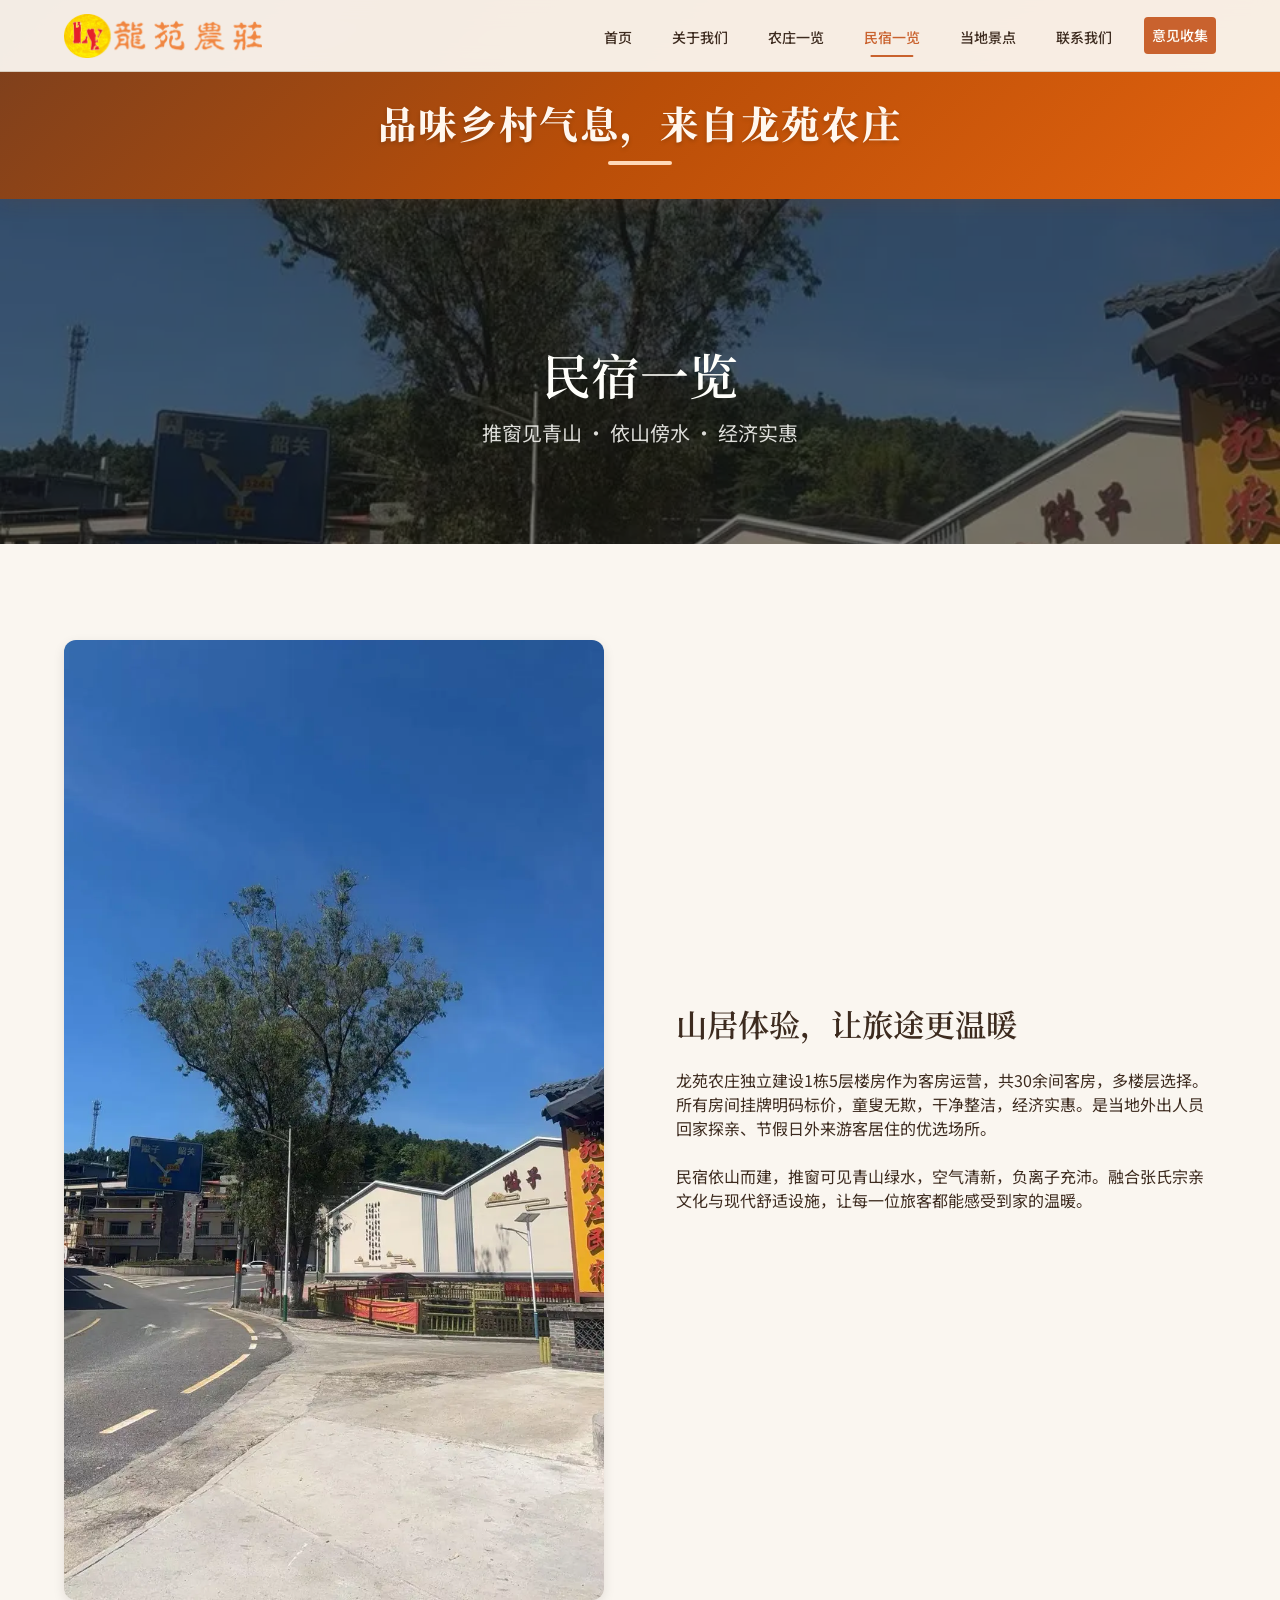
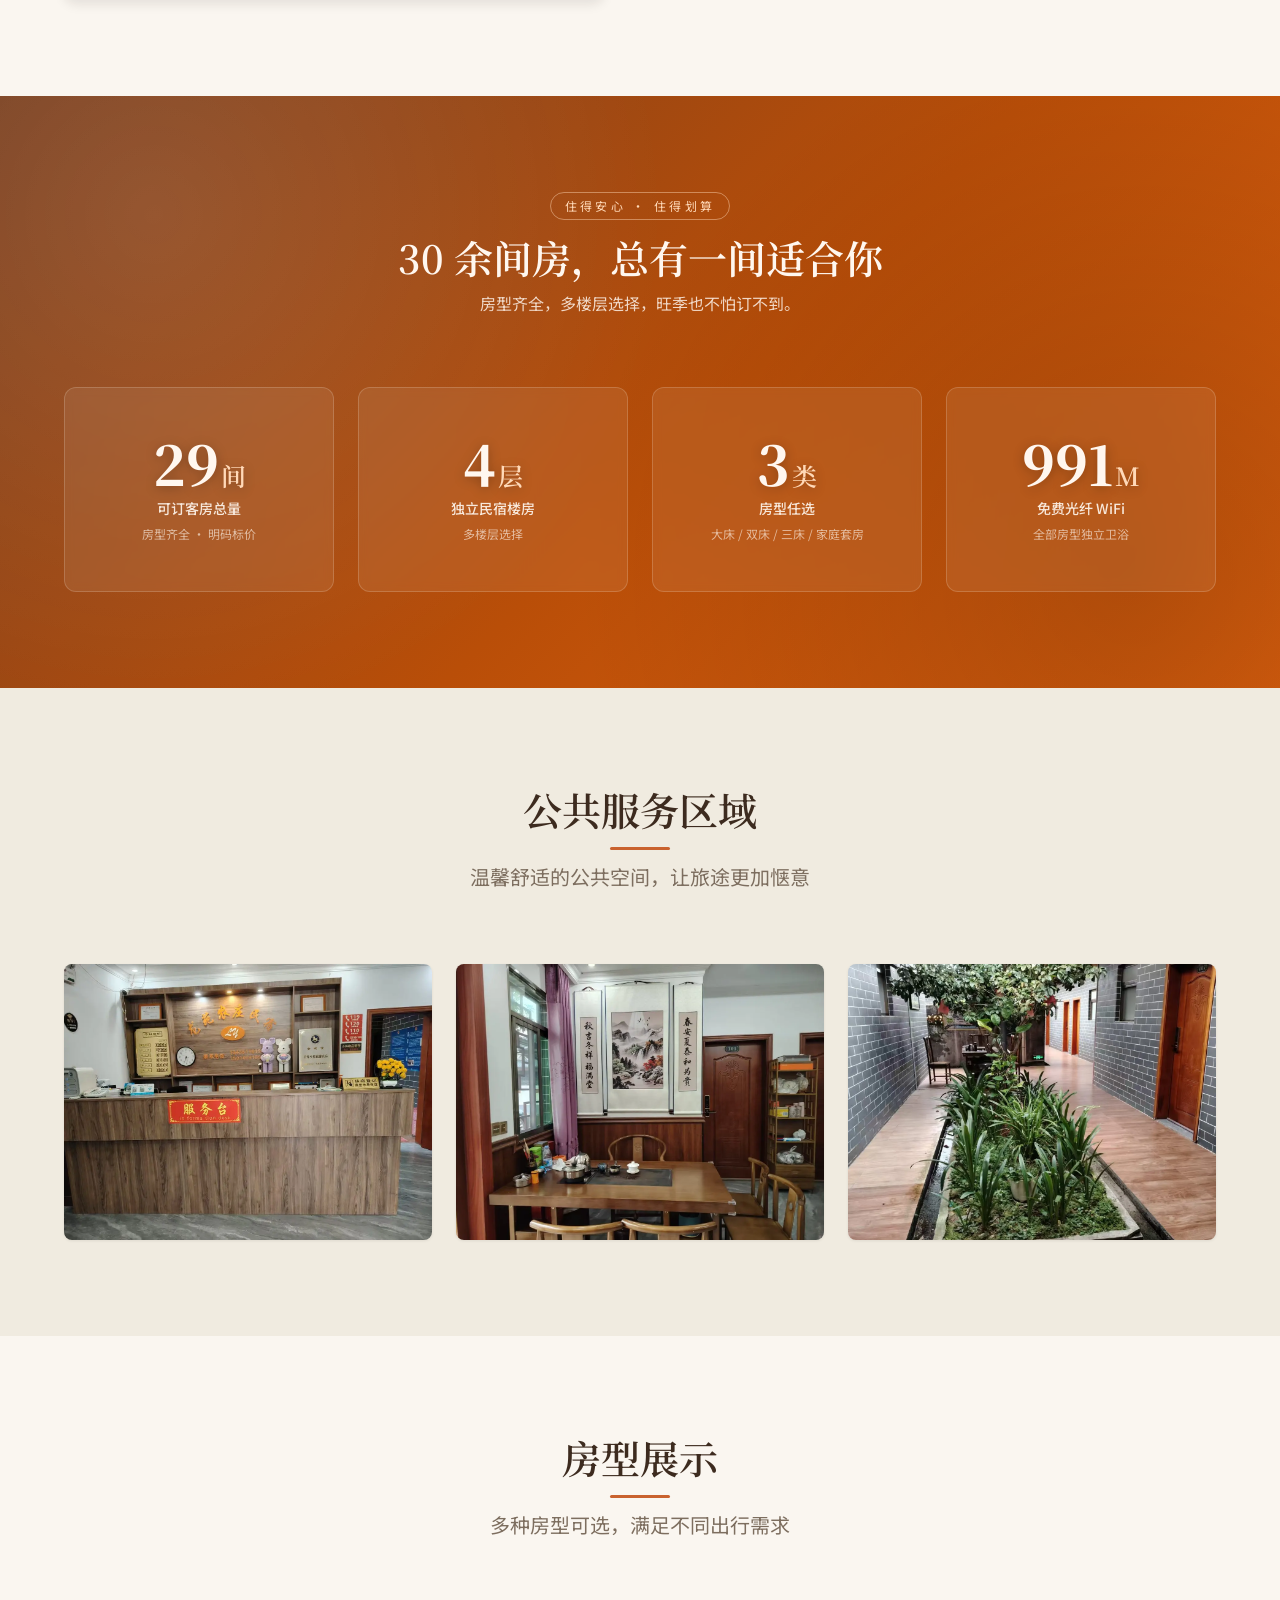
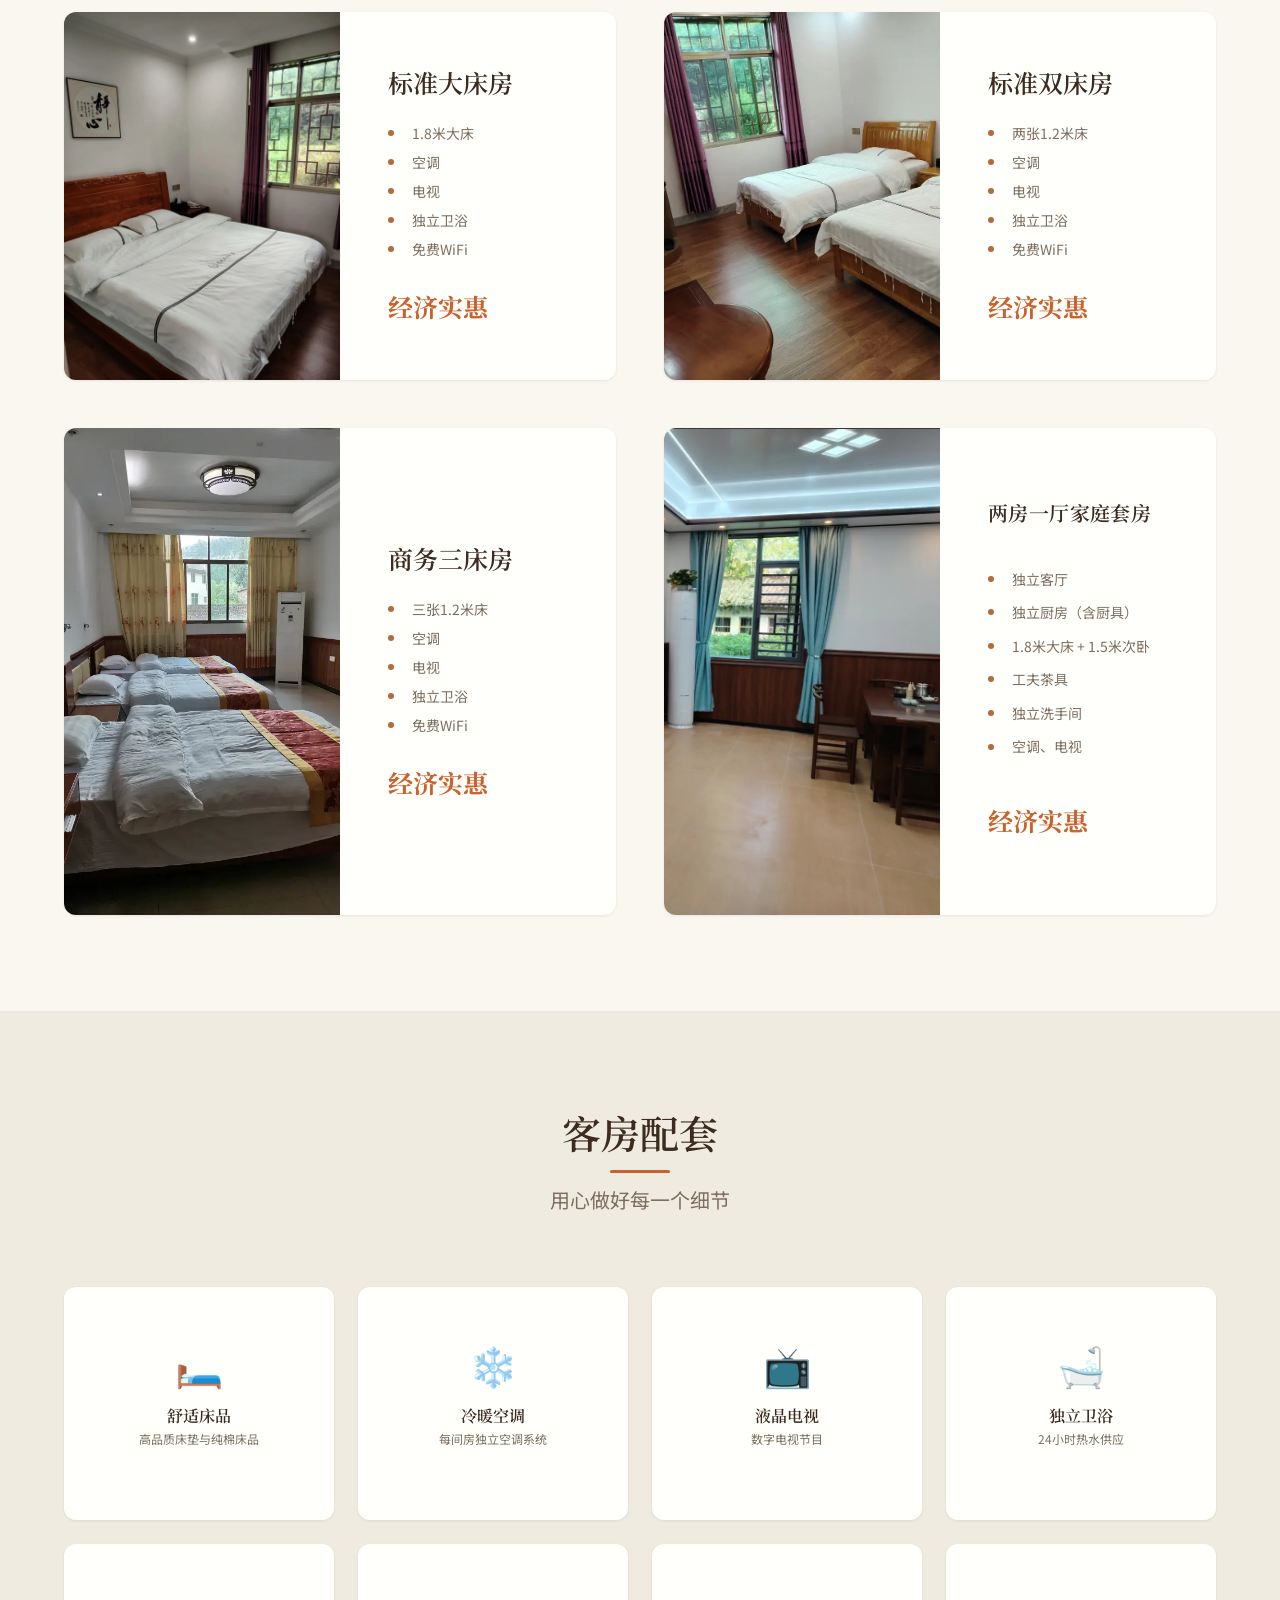
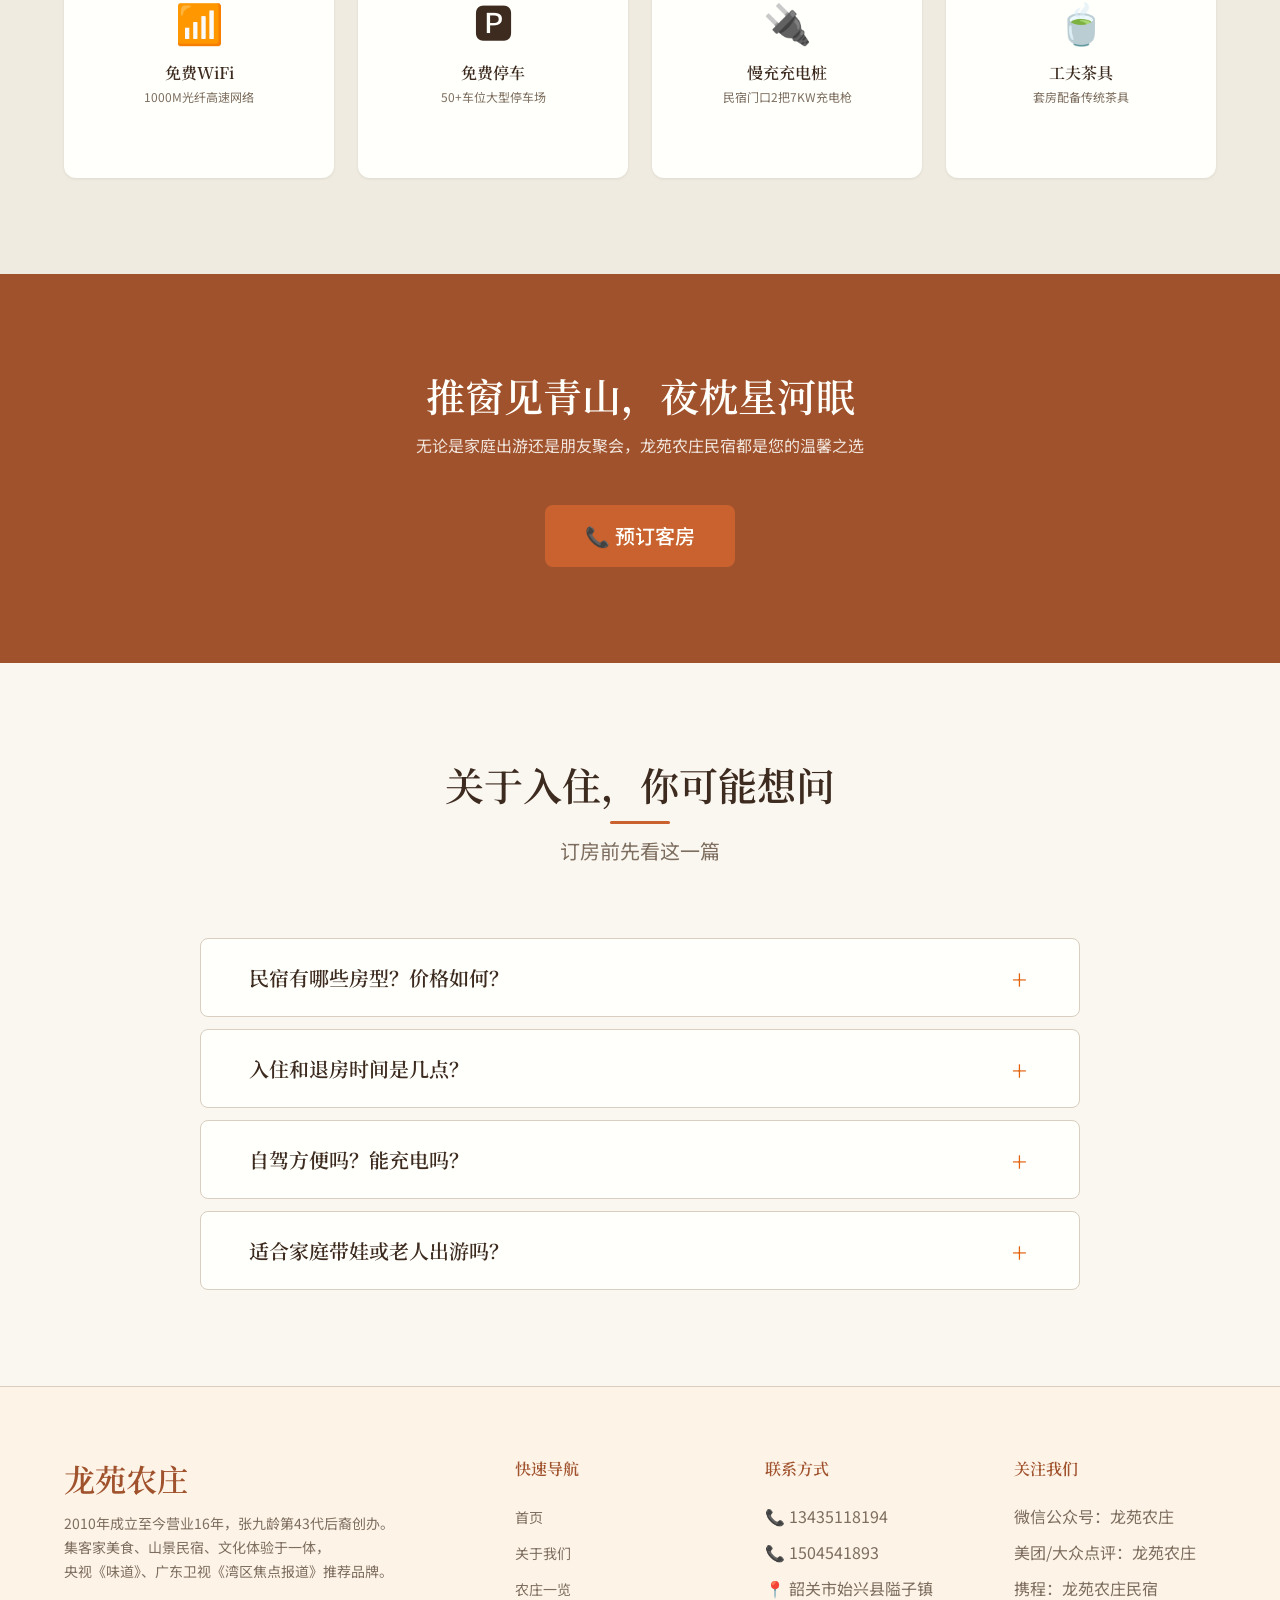
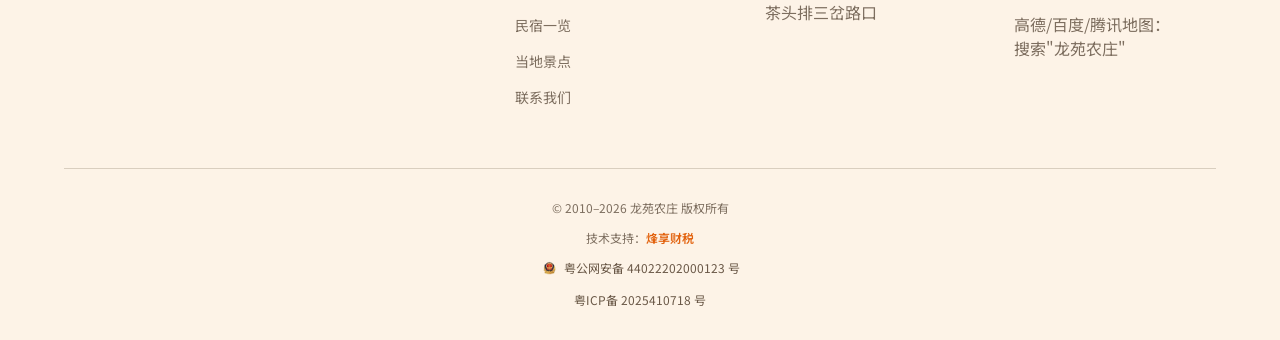
<file: homestay.html>
<!DOCTYPE html>
<html lang="zh-CN">
<head>
 <meta charset="UTF-8">
 <meta name="viewport" content="width=device-width, initial-scale=1.0">
 <title>民宿一览 — 龙苑农庄 | 韶关始兴隘子镇山景民宿</title>
 <meta name="description" content="龙苑农庄民宿位于韶关始兴县隘子镇，独立5层楼房，30余间客房，明码标价，经济实惠。大床房、双床房、三床房、家庭套房多种房型，推窗见青山，依山傍水。">
 <meta name="keywords" content="龙苑农庄民宿,隘子镇民宿,始兴民宿,山景民宿,家庭套房,经济民宿,韶关民宿">
 <link rel="icon" type="image/x-icon" href="images/logo/logo-icon.webp">
 <link rel="stylesheet" href="css/style.css">
 <!-- v2 优化增强样式 -->
 <link rel="stylesheet" href="css/v2-enhancements.css">
 <link rel="canonical" href="https://www.longyuannz.cn/homestay.html">
 <link rel="llms-txt" href="llms.txt" type="text/plain">
 <!-- Open Graph -->
   <meta property="og:title" content="民宿一览 — 龙苑农庄 | 推窗见青山·经济实惠">
  <meta property="og:description" content="龙苑农庄独立5层民宿楼房，30余间客房，明码标价，干净整洁，经济实惠。">
  <meta property="og:image" content="https://longyuannongzhuang.oss-cn-shenzhen.aliyuncs.com/images/logo/wechat-share.png">
  <meta property="og:type" content="website">
  <meta property="og:url" content="https://www.longyuannz.cn/homestay.html">
  <meta property="og:site_name" content="龙苑农庄">
  <meta property="og:locale" content="zh_CN">
  <meta property="og:image:width" content="400">
  <meta property="og:image:height" content="396">
  <meta property="og:image:type" content="image/png">
 <!-- Structured Data (v2 增强) -->
 <script type="application/ld+json">
 {
  "@context": "https://schema.org",
  "@graph": [
   {
    "@type": "LodgingBusiness",
    "@id": "https://www.longyuannz.cn/#business",
    "name": "龙苑农庄民宿",
    "url": "https://www.longyuannz.cn/homestay.html",
    "description": "龙苑农庄位于韶关始兴县隘子镇，独立建设5层民宿楼房，30余间客房，多楼层选择。明码标价，干净整洁，经济实惠。",
    "address": {
     "@type": "PostalAddress",
     "streetAddress": "隘子镇茶头排三岔路口往司前方向50米",
     "addressLocality": "始兴县",
     "addressRegion": "广东省",
     "postalCode": "512500",
     "addressCountry": "CN"
    },
    "geo": { "@type": "GeoCoordinates", "latitude": 24.8732, "longitude": 113.9584 },
    "telephone": "+86-13435118194",
    "image": "https://www.longyuannz.cn/images/homestay/room-king.webp",
    "priceRange": "¥",
    "numberOfRooms": "30",
    "checkinTime": "14:00",
    "checkoutTime": "12:00",
    "amenityFeature": [
     {"@type": "LocationFeatureSpecification", "name": "免费WiFi", "value": "1000M光纤"},
     {"@type": "LocationFeatureSpecification", "name": "免费停车", "value": "50+车位"},
     {"@type": "LocationFeatureSpecification", "name": "充电桩", "value": "120KW快充+7KW慢充"},
     {"@type": "LocationFeatureSpecification", "name": "独立卫浴", "value": "全部房型"}
    ]
   },
   {
    "@type": "BreadcrumbList",
    "itemListElement": [
     { "@type": "ListItem", "position": 1, "name": "首页", "item": "https://www.longyuannz.cn/" },
     { "@type": "ListItem", "position": 2, "name": "民宿一览", "item": "https://www.longyuannz.cn/homestay.html" }
    ]
   }
  ]
 }
 </script>
</head>
<body>

 <!-- Navigation -->
 <nav class="nav" role="navigation" aria-label="主导航">
  <div class="container nav-inner">
   <a href="index.html" class="nav-logo" aria-label="龙苑农庄首页">
    <img src="images/logo/logo.webp" alt="龙苑农庄" width="180" height="44">
   </a>
   <button class="nav-toggle" aria-label="菜单" aria-expanded="false">
    <span></span><span></span><span></span>
   </button>
   <ul class="nav-links" role="menubar">
    <li role="none"><a href="index.html" role="menuitem">首页</a></li>
    <li role="none"><a href="about.html" role="menuitem">关于我们</a></li>
    <li role="none"><a href="farm.html" role="menuitem">农庄一览</a></li>
    <li role="none"><a href="homestay.html" class="active" role="menuitem">民宿一览</a></li>
    <li role="none"><a href="attractions.html" role="menuitem">当地景点</a></li>
    <li role="none"><a href="contact.html" role="menuitem">联系我们</a></li>
    <li role="none"><a href="contact.html" class="nav-cta">意见收集</a></li>
   </ul>
  </div>
 </nav>

 <!-- 品牌口号条：贯穿全站 -->
 <section class="slogan-banner" aria-label="品牌口号">
  <div class="container">
   <p class="slogan-text">品味乡村气息，来自龙苑农庄</p>
  </div>
 </section>


 <!-- Page Header (Background) -->
 <section class="page-header-bg" style="background-image: url('images/homestay/homestay-hero-front.webp');" aria-label="民宿页面标题">
  <div class="container">
   <h1 class="page-title">民宿一览</h1>
   <p class="page-subtitle">推窗见青山 · 依山傍水 · 经济实惠</p>
  </div>
 </section>

 <!-- Homestay Overview -->
 <section class="section fade-in" aria-label="民宿概览">
  <div class="container">
   <div class="two-col">
    <div class="two-col-img">
     <img src="images/homestay/homestay-hero-front.webp" alt="龙苑农庄民宿正门与隘子欢迎您路标" loading="lazy" width="600" height="450">
    </div>
    <div class="two-col-content">
     <h2>山居体验，让旅途更温暖</h2>
     <p>龙苑农庄独立建设1栋5层楼房作为客房运营，共30余间客房，多楼层选择。所有房间挂牌明码标价，童叟无欺，干净整洁，经济实惠。是当地外出人员回家探亲、节假日外来游客居住的优选场所。</p>
     <p>民宿依山而建，推窗可见青山绿水，空气清新，负离子充沛。融合张氏宗亲文化与现代舒适设施，让每一位旅客都能感受到家的温暖。</p>
    </div>
   </div>
  </div>
 </section>

 <!-- ═══ 强刺激数据墙（v2 新增） ═══ -->
 <section class="power-stats fade-in" aria-label="民宿实力数据">
  <div class="container">
   <div class="power-stats-head">
    <span class="eyebrow">住得安心 · 住得划算</span>
    <h2>30 余间房，总有一间适合你</h2>
    <p>房型齐全，多楼层选择，旺季也不怕订不到。</p>
   </div>
   <div class="power-grid">
    <div class="power-card">
     <div class="power-number"><span class="num" data-count="30">0</span><span class="power-unit">间</span></div>
     <div class="power-label">可订客房总量</div>
     <div class="power-tip">房型齐全 · 明码标价</div>
    </div>
    <div class="power-card">
     <div class="power-number"><span class="num" data-count="5">0</span><span class="power-unit">层</span></div>
     <div class="power-label">独立民宿楼房</div>
     <div class="power-tip">多楼层选择</div>
    </div>
    <div class="power-card">
     <div class="power-number"><span class="num" data-count="4">0</span><span class="power-unit">类</span></div>
     <div class="power-label">房型任选</div>
     <div class="power-tip">大床 / 双床 / 三床 / 家庭套房</div>
    </div>
    <div class="power-card">
     <div class="power-number"><span class="num" data-count="1000">0</span><span class="power-unit">M</span></div>
     <div class="power-label">免费光纤 WiFi</div>
     <div class="power-tip">全部房型独立卫浴</div>
    </div>
   </div>
  </div>
 </section>

 <!-- Common Areas -->
 <section class="section section-alt fade-in" aria-label="公共服务区域">
  <div class="container">
   <div class="section-header">
    <h2>公共服务区域</h2>
    <span class="section-divider"></span>
    <p>温馨舒适的公共空间，让旅途更加惬意</p>
   </div>
   <div class="gallery-grid">
    <div class="gallery-item">
     <img src="images/homestay/homestay-front.webp" alt="民宿前台" loading="lazy" width="600" height="450">
     <div class="gallery-item-overlay"><span>民宿前台</span></div>
    </div>
    <div class="gallery-item">
     <img src="images/homestay/homestay-tea.webp" alt="民宿茶室" loading="lazy" width="600" height="450">
     <div class="gallery-item-overlay"><span>民宿茶室</span></div>
    </div>
    <div class="gallery-item">
     <img src="images/homestay/homestay-corridor.webp" alt="走道花池" loading="lazy" width="600" height="450">
     <div class="gallery-item-overlay"><span>走道花池</span></div>
    </div>
   </div>
  </div>
 </section>

 <!-- Room Types -->
 <section class="section fade-in" aria-label="房型展示">
  <div class="container">
   <div class="section-header">
    <h2>房型展示</h2>
    <span class="section-divider"></span>
    <p>多种房型可选，满足不同出行需求</p>
   </div>
   <div class="room-grid stagger-children">

    <!-- Room 1: King Bed -->
    <div class="room-card">
     <div class="room-card-img">
      <img src="images/homestay/room-king.webp" alt="标准大床房" loading="lazy" width="600" height="450">
     </div>
     <div class="room-card-body">
      <h3>标准大床房</h3>
      <ul>
       <li>1.8米大床</li>
       <li>空调</li>
       <li>电视</li>
       <li>独立卫浴</li>
       <li>免费WiFi</li>
      </ul>
      <div class="room-price">经济实惠</div>
     </div>
    </div>

    <!-- Room 2: Twin Bed -->
    <div class="room-card">
     <div class="room-card-img">
      <img src="images/homestay/room-twin.webp" alt="标准双床房" loading="lazy" width="600" height="450">
     </div>
     <div class="room-card-body">
      <h3>标准双床房</h3>
      <ul>
       <li>两张1.2米床</li>
       <li>空调</li>
       <li>电视</li>
       <li>独立卫浴</li>
       <li>免费WiFi</li>
      </ul>
      <div class="room-price">经济实惠</div>
     </div>
    </div>

    <!-- Room 3: Triple Bed -->
    <div class="room-card">
     <div class="room-card-img">
      <img src="images/homestay/triple-business.webp" alt="商务三床房" loading="lazy" width="600" height="450">
     </div>
     <div class="room-card-body">
      <h3>商务三床房</h3>
      <ul>
       <li>三张1.2米床</li>
       <li>空调</li>
       <li>电视</li>
       <li>独立卫浴</li>
       <li>免费WiFi</li>
      </ul>
      <div class="room-price">经济实惠</div>
     </div>
    </div>

    <!-- Room 4: Family Suite -->
    <div class="room-card room-card--suite">
     <div class="room-card-img">
      <img src="images/homestay/room-suite-living4.webp" alt="两房一厅家庭套房客厅" loading="lazy" width="750" height="1054">
     </div>
     <div class="room-card-body">
      <h3>两房一厅家庭套房</h3>
      <ul>
       <li>独立客厅</li>
       <li>独立厨房（含厨具）</li>
       <li>1.8米大床 + 1.5米次卧</li>
       <li>工夫茶具</li>
       <li>独立洗手间</li>
       <li>空调、电视</li>
      </ul>
      <div class="room-price">经济实惠</div>
     </div>
    </div>

   </div>
  </div>
 </section>

 <!-- Room Amenities -->
 <section class="section section-alt fade-in" aria-label="客房配套">
  <div class="container">
   <div class="section-header">
    <h2>客房配套</h2>
    <span class="section-divider"></span>
    <p>用心做好每一个细节</p>
   </div>
   <div class="activities-grid stagger-children">
    <div class="activity-card">
     <span class="activity-icon">🛏️</span>
     <h4>舒适床品</h4>
     <p>高品质床垫与纯棉床品</p>
    </div>
    <div class="activity-card">
     <span class="activity-icon">❄️</span>
     <h4>冷暖空调</h4>
     <p>每间房独立空调系统</p>
    </div>
    <div class="activity-card">
     <span class="activity-icon">📺</span>
     <h4>液晶电视</h4>
     <p>数字电视节目</p>
    </div>
    <div class="activity-card">
     <span class="activity-icon">🛁</span>
     <h4>独立卫浴</h4>
     <p>24小时热水供应</p>
    </div>
    <div class="activity-card">
     <span class="activity-icon">📶</span>
     <h4>免费WiFi</h4>
     <p>1000M光纤高速网络</p>
    </div>
    <div class="activity-card">
     <span class="activity-icon">🅿️</span>
     <h4>免费停车</h4>
     <p>50+车位大型停车场</p>
    </div>
    <div class="activity-card">
     <span class="activity-icon">🔌</span>
     <h4>慢充充电桩</h4>
     <p>民宿门口2把7KW充电枪</p>
    </div>
    <div class="activity-card">
     <span class="activity-icon">🍵</span>
     <h4>工夫茶具</h4>
     <p>套房配备传统茶具</p>
    </div>
   </div>
  </div>
 </section>

 <!-- CTA Banner -->
 <section class="cta-banner fade-in" aria-label="行动号召">
  <div class="container">
   <h2>推窗见青山，夜枕星河眠</h2>
   <p>无论是家庭出游还是朋友聚会，龙苑农庄民宿都是您的温馨之选</p>
   <a href="tel:13435118194" class="btn btn-primary btn-lg">📞 预订客房</a>
  </div>
 </section>

 <!-- ═══ FAQ（v2 新增，面向 AI 搜索问答） ═══ -->
 <section class="section fade-in" aria-label="常见问题">
  <div class="container">
   <div class="section-header">
    <h2>关于入住，你可能想问</h2>
    <span class="section-divider"></span>
    <p>订房前先看这一篇</p>
   </div>
   <div class="faq-list">
    <div class="faq-item">
     <button class="faq-q" aria-expanded="false">民宿有哪些房型？价格如何？<span class="faq-icon">+</span></button>
     <div class="faq-a"><div class="faq-a-inner">共 30 余间客房，含大床房、双床房、三床房、家庭套房四类，均配空调、独立卫浴、电视，套房另含独立厨房与工夫茶具。全部挂牌明码标价、经济实惠，无隐形消费。</div></div>
    </div>
    <div class="faq-item">
     <button class="faq-q" aria-expanded="false">入住和退房时间是几点？<span class="faq-icon">+</span></button>
     <div class="faq-a"><div class="faq-a-inner">标准入住时间 14:00，退房时间 12:00；节假日建议提前预订，以便为您预留房源与车位。</div></div>
    </div>
    <div class="faq-item">
     <button class="faq-q" aria-expanded="false">自驾方便吗？能充电吗？<span class="faq-icon">+</span></button>
     <div class="faq-a"><div class="faq-a-inner">非常方便。门口 50+ 车位大型停车场免费停放，并配备 120KW 快充与 7KW 慢充充电桩，电车一觉醒来满电出发。</div></div>
    </div>
    <div class="faq-item">
     <button class="faq-q" aria-expanded="false">适合家庭带娃或老人出游吗？<span class="faq-icon">+</span></button>
     <div class="faq-a"><div class="faq-a-inner">很适合。民宿依山而建、空气清新，楼下即是客家美食餐厅与田园体验，家庭套房带独立厨房，是探亲、亲子、聚会的优选。</div></div>
    </div>
   </div>
  </div>
 </section>
 <script type="application/ld+json">
 {
  "@context": "https://schema.org",
  "@type": "FAQPage",
  "mainEntity": [
   { "@type": "Question", "name": "民宿有哪些房型？价格如何？", "acceptedAnswer": { "@type": "Answer", "text": "共30余间客房，含大床房、双床房、三床房、家庭套房四类，均配空调独立卫浴电视，套房另含独立厨房与工夫茶具，明码标价经济实惠。" } },
   { "@type": "Question", "name": "入住和退房时间是几点？", "acceptedAnswer": { "@type": "Answer", "text": "标准入住时间14:00，退房时间12:00，节假日建议提前预订。" } },
   { "@type": "Question", "name": "自驾方便吗？能充电吗？", "acceptedAnswer": { "@type": "Answer", "text": "门口50+车位大型停车场免费停放，并配备120KW快充与7KW慢充充电桩。" } },
   { "@type": "Question", "name": "适合家庭带娃或老人出游吗？", "acceptedAnswer": { "@type": "Answer", "text": "很适合，民宿依山而建空气清新，楼下即是客家美食餐厅与田园体验，家庭套房带独立厨房。" } }
  ]
 }
 </script>

 <!-- Footer -->
 <footer class="footer" role="contentinfo">
  <div class="container">
   <div class="footer-grid">
    <div class="footer-brand">
     <h3>龙苑农庄</h3>
     <p>2010年成立至今营业16年，张九龄第43代后裔创办。<br>集客家美食、山景民宿、文化体验于一体，<br>央视《味道》、广东卫视《湾区焦点报道》推荐品牌。</p>
    </div>
    <div>
     <h4>快速导航</h4>
     <ul class="footer-links">
      <li><a href="index.html">首页</a></li>
      <li><a href="about.html">关于我们</a></li>
      <li><a href="farm.html">农庄一览</a></li>
      <li><a href="homestay.html">民宿一览</a></li>
      <li><a href="attractions.html">当地景点</a></li>
      <li><a href="contact.html">联系我们</a></li>
     </ul>
    </div>
    <div>
     <h4>联系方式</h4>
     <ul class="footer-links">
      <li>📞 13435118194</li>
      <li>📞 1504541893</li>
      <li>📍 韶关市始兴县隘子镇<br>茶头排三岔路口</li>
     </ul>
    </div>
    <div>
     <h4>关注我们</h4>
     <ul class="footer-links">
      <li>微信公众号：龙苑农庄</li>
      <li>美团/大众点评：龙苑农庄</li>
      <li>携程：龙苑农庄民宿</li>
      <li>高德/百度/腾讯地图：<br>搜索"龙苑农庄"</li>
     </ul>
    </div>
   </div>
      <div class="footer-bottom">
    <p>© 2010–2026 龙苑农庄 版权所有</p>
    <p>技术支持：<a href="https://www.fengxiangld.cn" target="_blank" rel="noopener" style="color:#E2620E;text-decoration:none;font-weight:600;">烽享财税</a></p>
    <p>
     <a href="https://beian.mps.gov.cn/#/query/webSearch?code=44022202000123" target="_blank" rel="noopener noreferrer" style="color:#6a5847;text-decoration:none;display:inline-flex;align-items:center;gap:6px;">
      <img src="images/icons/beian.webp" alt="公安网监" width="18" height="18" style="vertical-align:middle;">
      粤公网安备 44022202000123 号
     </a>
    </p>
    <p>
     <a href="https://beian.miit.gov.cn/" target="_blank" rel="noopener noreferrer" style="color:#6a5847;text-decoration:none;">粤ICP备 2025410718 号</a>
    </p>
   </div>
  </div>
 </footer>

 <script src="js/v2-enhancements.js"></script>
 <script src="js/main.js"></script>
</body>
</html>
</file>
<file: css/style.css>
/* ═══════════════════════════════════════════════
   龙苑农庄官网 — 全局样式
   设计：乡村自然系 · 简约大气
   字体：Noto Serif SC (标题) + Noto Sans SC (正文)
   垂直韵律：1rem = 16px, line-height: 1.5 → 24px 基准间距
   ═══════════════════════════════════════════════ */

/* ─── Google Fonts ─── */
@import url('https://fonts.googleapis.com/css2?family=Noto+Sans+SC:wght@300;400;500;700&family=Noto+Serif+SC:wght@400;600;700&display=swap');

/* ─── CSS Custom Properties ─── */
:root {
  /* 色彩系统 */
  --color-primary: #A0522D;
  --color-primary-light: #B56A3D;
  --color-primary-dark: #7A3F1E;
  --color-accent: #C9622E;
  --color-accent-light: #E07B4F;
  --color-accent-dark: #A04A20;
  --color-bg: #FAF6F0;
  --color-bg-warm: #F0EBE0;
  --color-bg-card: #FFFFFB;
  --color-bg-overlay: rgba(29, 24, 17, 0.55);
  --color-text: #3D2B1F;
  --color-text-light: #7D6E5F;
  --color-text-inverse: #FFFFFB;
  --color-bg-footer: #FDF3E7;
  --color-border: #D9CEBF;
  --color-gold: #D4A843;
  --color-success: #A0522D;

  /* 字体系统 */
  --font-display: 'Noto Serif SC', 'STSong', 'SimSun', 'Songti SC', serif;
  --font-body: 'Noto Sans SC', 'PingFang SC', 'Microsoft YaHei', 'Helvetica Neue', sans-serif;

  /* 字体大小 (modular scale 1.25) */
  --text-xs: 0.75rem;   /* 12px */
  --text-sm: 0.875rem;  /* 14px */
  --text-base: 1rem;     /* 16px */
  --text-lg: 1.25rem;    /* 20px */
  --text-xl: 1.563rem;   /* 25px */
  --text-2xl: 1.953rem;  /* 31px */
  --text-3xl: 2.441rem;  /* 39px */
  --text-4xl: 3.052rem;  /* 49px */
  --text-5xl: 3.815rem;  /* 61px */

  /* 间距系统 (基于 24px 垂直韵律) */
  --space-unit: 1.5rem;   /* 24px */
  --space-2xs: 0.25rem;   /* 4px */
  --space-xs: 0.5rem;     /* 8px */
  --space-sm: 0.75rem;    /* 12px */
  --space-md: 1.5rem;     /* 24px */
  --space-lg: 3rem;       /* 48px */
  --space-xl: 4.5rem;     /* 72px */
  --space-2xl: 6rem;      /* 96px */

  /* 布局 */
  --max-width: 1200px;
  --nav-height: 72px;
  --radius-sm: 4px;
  --radius-md: 8px;
  --radius-lg: 12px;
  --radius-xl: 16px;

  /* 阴影 */
  --shadow-sm: 0 1px 3px rgba(29, 24, 17, 0.08);
  --shadow-md: 0 4px 12px rgba(29, 24, 17, 0.1);
  --shadow-lg: 0 8px 24px rgba(29, 24, 17, 0.12);
  --shadow-xl: 0 16px 48px rgba(29, 24, 17, 0.15);

  /* 过渡 */
  --ease-out-expo: cubic-bezier(0.19, 1, 0.22, 1);
  --ease-out-quart: cubic-bezier(0.25, 1, 0.5, 1);
  --duration-fast: 150ms;
  --duration-base: 300ms;
  --duration-slow: 500ms;
}

/* ─── Reset & Base ─── */
*,
*::before,
*::after {
  box-sizing: border-box;
  margin: 0;
  padding: 0;
}

html {
  scroll-behavior: smooth;
  -webkit-text-size-adjust: 100%;
}

body {
  font-family: var(--font-body);
  font-size: var(--text-base);
  line-height: 1.5;
  color: var(--color-text);
  background-color: var(--color-bg);
  -webkit-font-smoothing: antialiased;
  -moz-osx-font-smoothing: grayscale;
  overflow-x: hidden;
}

/* ─── Typography ─── */
h1, h2, h3, h4, h5, h6 {
  font-family: var(--font-display);
  font-weight: 600;
  line-height: 1.3;
  color: var(--color-text);
}

h1 { font-size: var(--text-4xl); }
h2 { font-size: var(--text-3xl); }
h3 { font-size: var(--text-2xl); }
h4 { font-size: var(--text-xl); }

p {
  max-width: 65ch;
  margin-bottom: var(--space-md);
}

a {
  color: var(--color-primary);
  text-decoration: none;
  transition: color var(--duration-fast) var(--ease-out-quart);
}

a:hover {
  color: var(--color-accent);
}

img {
  display: block;
  max-width: 100%;
  height: auto;
}

/* ─── Container ─── */
.container {
  width: 100%;
  max-width: var(--max-width);
  margin-left: auto;
  margin-right: auto;
  padding-left: var(--space-md);
  padding-right: var(--space-md);
}

/* ─── Navigation ─── */
.nav {
  position: fixed;
  top: 0;
  left: 0;
  right: 0;
  z-index: 1000;
  height: var(--nav-height);
  background: rgba(250, 246, 240, 0.95);
  backdrop-filter: blur(12px);
  -webkit-backdrop-filter: blur(12px);
  border-bottom: 1px solid var(--color-border);
  transition: all var(--duration-base) var(--ease-out-quart);
}

.nav.scrolled {
  box-shadow: var(--shadow-sm);
  border-bottom-color: transparent;
}

.nav-inner {
  display: flex;
  align-items: center;
  justify-content: space-between;
  height: 100%;
}

.nav-logo {
  display: flex;
  align-items: center;
  gap: var(--space-sm);
}

.nav-logo img {
  height: 44px;
  width: auto;
}

.nav-logo-text {
  font-family: var(--font-display);
  font-size: var(--text-lg);
  font-weight: 700;
  color: var(--color-primary);
  white-space: nowrap;
}

.nav-links {
  display: flex;
  align-items: center;
  gap: var(--space-md);
  list-style: none;
}

.nav-links a {
  font-size: var(--text-sm);
  font-weight: 500;
  color: var(--color-text);
  padding: var(--space-xs) var(--space-xs);
  border-radius: var(--radius-sm);
  transition: color var(--duration-fast), background var(--duration-fast);
  position: relative;
}

.nav-links a::after {
  content: '';
  position: absolute;
  bottom: -2px;
  left: 50%;
  transform: translateX(-50%) scaleX(0);
  width: 60%;
  height: 2px;
  background: var(--color-accent);
  border-radius: 1px;
  transition: transform var(--duration-base) var(--ease-out-quart);
}

.nav-links a:hover,
.nav-links a.active {
  color: var(--color-accent);
}

.nav-links a:hover::after,
.nav-links a.active::after {
  transform: translateX(-50%) scaleX(1);
}

.nav-cta {
  display: inline-flex;
  align-items: center;
  gap: var(--space-xs);
  padding: var(--space-xs) var(--space-sm);
  background: var(--color-accent);
  color: var(--color-text-inverse) !important;
  border-radius: var(--radius-md);
  font-weight: 500;
  font-size: var(--text-sm);
  transition: background var(--duration-fast) var(--ease-out-quart);
}

.nav-cta:hover {
  background: var(--color-accent-dark);
}

.nav-cta::after {
  display: none !important;
}

/* Hamburger menu (mobile) */
.nav-toggle {
  display: none;
  flex-direction: column;
  gap: 5px;
  background: none;
  border: none;
  cursor: pointer;
  padding: var(--space-xs);
  z-index: 1001;
}

.nav-toggle span {
  display: block;
  width: 24px;
  height: 2px;
  background: var(--color-text);
  border-radius: 1px;
  transition: all var(--duration-base) var(--ease-out-quart);
}

.nav-toggle.active span:nth-child(1) {
  transform: rotate(45deg) translate(5px, 5px);
}

.nav-toggle.active span:nth-child(2) {
  opacity: 0;
}

.nav-toggle.active span:nth-child(3) {
  transform: rotate(-45deg) translate(5px, -5px);
}

/* ─── Page Header (internal pages) ─── */
.page-header {
  padding-top: calc(var(--nav-height) + var(--space-xl));
  padding-bottom: var(--space-xl);
  text-align: center;
  background: var(--color-bg-warm);
}

.page-header-bg {
  padding-top: calc(var(--nav-height) + var(--space-xl));
  padding-bottom: var(--space-xl);
  text-align: center;
  position: relative;
  background-size: cover;
  background-position: center;
  color: var(--color-text-inverse);
}

.page-header-bg::before {
  content: '';
  position: absolute;
  inset: 0;
  background: var(--color-bg-overlay);
}

.page-header-bg > * {
  position: relative;
  z-index: 1;
}

.page-header-bg h1 {
  color: var(--color-text-inverse);
}

.page-title {
  font-size: clamp(var(--text-2xl), 4vw, var(--text-4xl));
  margin-bottom: var(--space-sm);
}

.page-subtitle {
  font-size: var(--text-lg);
  color: var(--color-text-light);
  max-width: 55ch;
  margin-left: auto;
  margin-right: auto;
}

.page-header-bg .page-subtitle {
  color: rgba(255, 255, 251, 0.85);
}

/* ─── Hero Section (首页) ─── */
.hero {
  position: relative;
  height: 100vh;
  min-height: 600px;
  max-height: 900px;
  overflow: hidden;
}

.hero-slides {
  position: absolute;
  inset: 0;
}

.hero-slide {
  position: absolute;
  inset: 0;
  background-size: cover;
  background-position: center;
  opacity: 0;
  transition: opacity 1s var(--ease-out-quart);
}

.hero-slide.active {
  opacity: 1;
}

/* 第一张轮播图：放大并上移，避免农庄招牌被 Hero 文字遮挡 */
.hero-slide:first-child {
  background-size: 110%;
  background-position: center 22%;
}

.hero-overlay {
  position: absolute;
  inset: 0;
  background: linear-gradient(
    to bottom,
    rgba(29, 24, 17, 0.3) 0%,
    rgba(29, 24, 17, 0.5) 50%,
    rgba(29, 24, 17, 0.7) 100%
  );
}

.hero-content {
  position: relative;
  z-index: 10;
  display: flex;
  flex-direction: column;
  align-items: center;
  justify-content: center;
  height: 100%;
  text-align: center;
  padding: var(--space-md);
  color: var(--color-text-inverse);
}

.hero-tag {
  display: inline-block;
  padding: var(--space-2xs) var(--space-sm);
  border: 1px solid rgba(255, 255, 251, 0.4);
  border-radius: 2rem;
  font-size: var(--text-xs);
  letter-spacing: 0.15em;
  text-transform: uppercase;
  margin-bottom: var(--space-md);
  backdrop-filter: blur(4px);
  transform: translateY(-3rem);
}

.hero-title {
  font-size: clamp(var(--text-3xl), 5vw, var(--text-5xl));
  font-weight: 800;
  color: var(--color-text-inverse);
  line-height: 1.15;
  margin-bottom: var(--space-md);
  text-shadow: 0 2px 8px rgba(0,0,0,0.3);
  transform: translateY(-2.5rem);
}

.hero-subtitle {
  font-size: clamp(var(--text-base), 2vw, var(--text-xl));
  max-width: none;
  white-space: nowrap;
  text-align: center;
  margin-top: 5.5rem;
  margin-bottom: var(--space-lg);
  opacity: 0.9;
}

.hero-actions {
  display: flex;
  gap: var(--space-md);
  flex-wrap: wrap;
  justify-content: center;
}

.btn {
  display: inline-flex;
  align-items: center;
  gap: var(--space-xs);
  padding: 0.75rem 1.75rem;
  font-family: var(--font-body);
  font-size: var(--text-base);
  font-weight: 500;
  border: none;
  border-radius: var(--radius-md);
  cursor: pointer;
  transition: all var(--duration-fast) var(--ease-out-quart);
  text-decoration: none;
  white-space: nowrap;
}

.btn-primary {
  background: var(--color-accent);
  color: var(--color-text-inverse);
}

.btn-primary:hover {
  background: var(--color-accent-dark);
  transform: translateY(-2px);
  box-shadow: var(--shadow-md);
  color: var(--color-text-inverse);
}

.btn-outline {
  background: transparent;
  color: var(--color-text-inverse);
  border: 2px solid rgba(255, 255, 251, 0.6);
}

.btn-outline:hover {
  background: rgba(255, 255, 251, 0.15);
  border-color: var(--color-text-inverse);
  color: var(--color-text-inverse);
}

.btn-secondary {
  background: var(--color-primary);
  color: var(--color-text-inverse);
}

.btn-secondary:hover {
  background: var(--color-primary-dark);
  transform: translateY(-2px);
  box-shadow: var(--shadow-md);
  color: var(--color-text-inverse);
}

.btn-lg {
  padding: 1rem 2.5rem;
  font-size: var(--text-lg);
}

/* Hero dots */
.hero-dots {
  position: absolute;
  bottom: var(--space-lg);
  left: 50%;
  transform: translateX(-50%);
  z-index: 20;
  display: flex;
  gap: var(--space-sm);
}

.hero-dot {
  width: 10px;
  height: 10px;
  border-radius: 50%;
  background: rgba(255, 255, 251, 0.4);
  border: none;
  cursor: pointer;
  transition: all var(--duration-base) var(--ease-out-quart);
}

.hero-dot.active {
  background: var(--color-text-inverse);
  transform: scale(1.3);
}

.hero-arrow {
  position: absolute;
  bottom: var(--space-lg);
  z-index: 20;
  background: rgba(255, 255, 251, 0.15);
  border: none;
  color: var(--color-text-inverse);
  width: 48px;
  height: 48px;
  border-radius: 50%;
  cursor: pointer;
  display: flex;
  align-items: center;
  justify-content: center;
  font-size: var(--text-xl);
  transition: background var(--duration-fast);
}

.hero-arrow:hover {
  background: rgba(255, 255, 251, 0.3);
}

.hero-arrow--prev { left: var(--space-md); }
.hero-arrow--next { right: var(--space-md); }

/* ─── Sections ─── */
.section {
  padding: var(--space-2xl) 0;
}

.section-alt {
  background: var(--color-bg-warm);
}

.section-header {
  text-align: center;
  margin-bottom: var(--space-xl);
}

.section-header h2 {
  font-size: clamp(var(--text-xl), 3.5vw, var(--text-3xl));
  margin-bottom: var(--space-sm);
}

.section-header p {
  margin-left: auto;
  margin-right: auto;
  color: var(--color-text-light);
  font-size: var(--text-lg);
}

/* Divider */
.section-divider {
  display: block;
  width: 60px;
  height: 3px;
  background: var(--color-accent);
  border-radius: 2px;
  margin: var(--space-sm) auto;
}

/* ─── Stats Grid (首页) ─── */
.stats-grid {
  display: grid;
  grid-template-columns: repeat(4, 1fr);
  gap: var(--space-md);
  margin-top: var(--space-lg);
}

.stat-card {
  text-align: center;
  padding: var(--space-lg) var(--space-md);
  background: var(--color-bg-card);
  border-radius: var(--radius-lg);
  box-shadow: var(--shadow-sm);
  transition: transform var(--duration-base) var(--ease-out-quart),
              box-shadow var(--duration-base) var(--ease-out-quart);
}

.stat-card:hover {
  transform: translateY(-4px);
  box-shadow: var(--shadow-md);
}

.stat-number {
  font-family: var(--font-display);
  font-size: var(--text-3xl);
  font-weight: 700;
  color: var(--color-primary);
  line-height: 1;
}

.stat-unit {
  font-size: var(--text-xl);
  font-weight: 400;
}

.stat-label {
  margin-top: var(--space-xs);
  font-size: var(--text-sm);
  color: var(--color-text-light);
}

/* ─── Feature Cards ─── */
.features-grid {
  display: grid;
  grid-template-columns: repeat(3, 1fr);
  gap: var(--space-md);
}

.feature-card {
  background: var(--color-bg-card);
  border-radius: var(--radius-lg);
  overflow: hidden;
  box-shadow: var(--shadow-sm);
  transition: transform var(--duration-base) var(--ease-out-quart),
              box-shadow var(--duration-base) var(--ease-out-quart);
}

.feature-card:hover {
  transform: translateY(-4px);
  box-shadow: var(--shadow-lg);
}

.feature-card-img {
  width: 100%;
  height: 240px;
  object-fit: cover;
}

.feature-card-body {
  padding: var(--space-md);
}

.feature-card-body h3 {
  font-size: var(--text-xl);
  margin-bottom: var(--space-xs);
}

.feature-card-body p {
  color: var(--color-text-light);
  font-size: var(--text-sm);
  margin-bottom: var(--space-sm);
}

.feature-card-tag {
  display: inline-block;
  padding: 2px var(--space-sm);
  background: var(--color-bg-warm);
  border-radius: var(--radius-sm);
  font-size: var(--text-xs);
  color: var(--color-accent);
  font-weight: 500;
}

/* ─── Image Gallery ─── */
.gallery-grid {
  display: grid;
  grid-template-columns: repeat(3, 1fr);
  gap: var(--space-md);
}

.gallery-item {
  position: relative;
  border-radius: var(--radius-md);
  overflow: hidden;
  aspect-ratio: 4/3;
  cursor: pointer;
  background: var(--color-bg-warm);
  box-shadow: var(--shadow-sm);
  transition: transform var(--duration-base) var(--ease-out-quart);
}

.gallery-item:hover {
  transform: scale(1.02);
}

.gallery-item img {
  width: 100%;
  height: 100%;
  object-fit: cover;
  transition: transform var(--duration-slow) var(--ease-out-quart);
}

.gallery-item:hover img {
  transform: scale(1.08);
}

.gallery-item-overlay {
  position: absolute;
  inset: 0;
  background: linear-gradient(to top, rgba(29, 24, 17, 0.6) 0%, transparent 50%);
  display: flex;
  align-items: flex-end;
  padding: var(--space-md);
  opacity: 0;
  transition: opacity var(--duration-base) var(--ease-out-quart);
}

.gallery-item:hover .gallery-item-overlay {
  opacity: 1;
}

.gallery-item-overlay span {
  color: var(--color-text-inverse);
  font-size: var(--text-sm);
  font-weight: 500;
}


/* ─── CTA Banner ─── */
.cta-banner {
  background: var(--color-primary);
  color: var(--color-text-inverse);
  text-align: center;
  padding: var(--space-2xl) 0;
}

.cta-banner h2 {
  color: var(--color-text-inverse);
  margin-bottom: var(--space-sm);
}

.cta-banner p {
  color: rgba(255, 255, 251, 0.85);
  margin-left: auto;
  margin-right: auto;
  margin-bottom: var(--space-lg);
}

.cta-banner .btn {
  background: var(--color-accent);
  font-size: var(--text-lg);
  padding: 1rem 2.5rem;
}

.cta-banner .btn:hover {
  background: var(--color-accent-light);
}

/* ─── Food Menu Grid ─── */
.food-grid {
  display: grid;
  grid-template-columns: repeat(4, 1fr);
  gap: var(--space-md);
}

.food-card {
  background: var(--color-bg-card);
  border-radius: var(--radius-lg);
  overflow: hidden;
  box-shadow: var(--shadow-sm);
  transition: transform var(--duration-base) var(--ease-out-quart);
}

.food-card:hover {
  transform: translateY(-4px);
  box-shadow: var(--shadow-md);
}

.food-card img {
  width: 100%;
  height: 200px;
  object-fit: cover;
}

.food-card-body {
  padding: var(--space-md);
  text-align: center;
}

.food-card-body h4 {
  font-size: var(--text-lg);
  margin-bottom: var(--space-2xs);
}

.food-card-body p {
  font-size: var(--text-xs);
  color: var(--color-text-light);
}

.food-card-badge {
  display: inline-block;
  padding: 2px var(--space-sm);
  background: var(--color-gold);
  color: var(--color-text);
  font-size: var(--text-xs);
  font-weight: 500;
  border-radius: var(--radius-sm);
  margin-top: var(--space-xs);
}

/* ─── Room Type Cards ─── */
.room-grid {
  display: grid;
  grid-template-columns: repeat(2, 1fr);
  gap: var(--space-lg);
}

.room-card {
  background: var(--color-bg-card);
  border-radius: var(--radius-lg);
  overflow: hidden;
  box-shadow: var(--shadow-sm);
  display: grid;
  grid-template-columns: 1fr 1fr;
  transition: transform var(--duration-base) var(--ease-out-quart),
              box-shadow var(--duration-base) var(--ease-out-quart);
}

.room-card:hover {
  transform: translateY(-4px);
  box-shadow: var(--shadow-lg);
}

.room-card--wide {
  grid-column: 1 / -1;
}

.room-card-img {
  position: relative;
}

.room-card-img img {
  width: 100%;
  height: 100%;
  min-height: 300px;
  object-fit: cover;
}

.room-card-body {
  padding: var(--space-lg);
  display: flex;
  flex-direction: column;
  justify-content: center;
}

.room-card-body h3 {
  font-size: var(--text-xl);
  margin-bottom: var(--space-xs);
}

.room-card-body ul {
  list-style: none;
  margin: var(--space-sm) 0;
}

.room-card-body ul li {
  font-size: var(--text-sm);
  color: var(--color-text-light);
  padding: var(--space-2xs) 0;
  position: relative;
  padding-left: var(--space-md);
}

.room-card-body ul li::before {
  content: '';
  position: absolute;
  left: 0;
  top: 50%;
  transform: translateY(-50%);
  width: 6px;
  height: 6px;
  background: var(--color-primary-light);
  border-radius: 50%;
}

.room-price {
  font-family: var(--font-display);
  font-size: var(--text-xl);
  font-weight: 700;
  color: var(--color-accent);
  margin-top: var(--space-sm);
}

.room-price small {
  font-size: var(--text-sm);
  font-weight: 400;
  color: var(--color-text-light);
}

/* ─── Attraction Cards ─── */
.attraction-grid {
  display: grid;
  grid-template-columns: repeat(2, 1fr);
  gap: var(--space-lg);
}

.attraction-card {
  background: var(--color-bg-card);
  border-radius: var(--radius-lg);
  overflow: hidden;
  box-shadow: var(--shadow-sm);
  display: grid;
  grid-template-columns: 1fr 1fr;
  transition: transform var(--duration-base) var(--ease-out-quart),
              box-shadow var(--duration-base) var(--ease-out-quart);
}

.attraction-card:hover {
  transform: translateY(-4px);
  box-shadow: var(--shadow-lg);
}

.attraction-card-img img {
  width: 100%;
  height: 100%;
  min-height: 280px;
  object-fit: cover;
}

.attraction-card-body {
  padding: var(--space-lg);
  display: flex;
  flex-direction: column;
  justify-content: center;
}

.attraction-card-body h3 {
  font-size: var(--text-xl);
  margin-bottom: var(--space-xs);
}

.attraction-distance {
  display: inline-block;
  padding: 2px var(--space-sm);
  background: var(--color-bg-warm);
  border-radius: var(--radius-sm);
  font-size: var(--text-xs);
  color: var(--color-accent);
  font-weight: 500;
  margin-bottom: var(--space-sm);
}

/* ─── Activities Grid ─── */
.activities-grid {
  display: grid;
  grid-template-columns: repeat(4, 1fr);
  gap: var(--space-md);
  margin-top: var(--space-lg);
}

.activity-card {
  padding: var(--space-lg) var(--space-md);
  background: var(--color-bg-card);
  border-radius: var(--radius-lg);
  text-align: center;
  box-shadow: var(--shadow-sm);
  transition: transform var(--duration-base) var(--ease-out-quart);
}

.activity-card:hover {
  transform: translateY(-4px);
  box-shadow: var(--shadow-md);
}

.activity-icon {
  font-size: var(--text-3xl);
  margin-bottom: var(--space-sm);
  display: block;
}

.activity-card h4 {
  font-size: var(--text-base);
  margin-bottom: var(--space-2xs);
}

.activity-card p {
  font-size: var(--text-xs);
  color: var(--color-text-light);
}

/* ─── Media & Honors ─── */
.media-grid {
  display: grid;
  grid-template-columns: repeat(3, 1fr);
  gap: var(--space-md);
}

.media-card {
  background: var(--color-bg-card);
  border-radius: var(--radius-lg);
  padding: var(--space-lg);
  text-align: center;
  box-shadow: var(--shadow-sm);
  border-left: 4px solid var(--color-gold);
}

.media-card h3 {
  font-size: var(--text-lg);
  margin-bottom: var(--space-xs);
}

.media-card p {
  font-size: var(--text-sm);
  color: var(--color-text-light);
}

.media-card .media-source {
  display: inline-block;
  padding: 2px var(--space-sm);
  background: var(--color-bg-warm);
  border-radius: var(--radius-sm);
  font-size: var(--text-xs);
  color: var(--color-accent);
  font-weight: 500;
  margin-top: var(--space-sm);
}

/* ─── Honor Showcase (首页荣誉资质) ─── */
.honor-showcase {
  display: grid;
  grid-template-columns: minmax(280px, 1.2fr) 1fr;
  gap: var(--space-xl);
  align-items: center;
  background: var(--color-bg-card);
  border-radius: var(--radius-lg);
  padding: var(--space-xl);
  box-shadow: var(--shadow-sm);
}

.honor-image {
  border-radius: var(--radius-md);
  overflow: hidden;
  box-shadow: var(--shadow-md);
  background: var(--color-bg-warm);
}

.honor-image img {
  width: 100%;
  height: auto;
  display: block;
}

.honor-content h3 {
  font-size: var(--text-2xl);
  margin-bottom: var(--space-md);
  color: var(--color-primary);
}

.honor-content p {
  color: var(--color-text-light);
  margin-bottom: var(--space-md);
}

.honor-list {
  list-style: none;
  display: grid;
  gap: var(--space-sm);
}

.honor-list li {
  position: relative;
  padding-left: var(--space-md);
  font-size: var(--text-base);
  color: var(--color-text);
}

.honor-list li::before {
  content: '';
  position: absolute;
  left: 0;
  top: 0.55em;
  width: 8px;
  height: 8px;
  background: var(--color-gold);
  border-radius: 50%;
}

/* ─── Timeline (关于我们) ─── */
.timeline {
  position: relative;
  max-width: 800px;
  margin: 0 auto;
  padding: var(--space-lg) 0;
}

.timeline::before {
  content: '';
  position: absolute;
  left: 50%;
  top: 0;
  bottom: 0;
  width: 2px;
  background: var(--color-border);
  transform: translateX(-50%);
}

.timeline-item {
  display: grid;
  grid-template-columns: 1fr 1fr;
  gap: var(--space-lg);
  margin-bottom: var(--space-lg);
  align-items: center;
}

.timeline-item:nth-child(even) {
  direction: rtl;
}

.timeline-item:nth-child(even) .timeline-content {
  direction: ltr;
}

.timeline-year {
  font-family: var(--font-display);
  font-size: var(--text-2xl);
  font-weight: 700;
  color: var(--color-primary);
  text-align: right;
}

.timeline-item:nth-child(even) .timeline-year {
  text-align: left;
}

.timeline-content {
  position: relative;
  padding: var(--space-md);
  background: var(--color-bg-card);
  border-radius: var(--radius-md);
  box-shadow: var(--shadow-sm);
}

.timeline-content::before {
  content: '';
  position: absolute;
  top: 50%;
  width: 12px;
  height: 12px;
  background: var(--color-accent);
  border-radius: 50%;
  transform: translate(-50%, -50%);
}

.timeline-item:nth-child(odd) .timeline-content::before {
  right: calc(-1 * var(--space-lg));
}

.timeline-item:nth-child(even) .timeline-content::before {
  left: calc(-1 * var(--space-lg));
}

.timeline-content h4 {
  font-size: var(--text-lg);
  margin-bottom: var(--space-2xs);
}

.timeline-content p {
  font-size: var(--text-sm);
  color: var(--color-text-light);
}

/* ─── Contact Section ─── */
.contact-grid {
  display: grid;
  grid-template-columns: 1fr 1fr;
  gap: var(--space-xl);
  align-items: start;
}

.contact-info h3 {
  margin-bottom: var(--space-md);
}

.contact-item {
  display: flex;
  gap: var(--space-md);
  margin-bottom: var(--space-md);
  padding: var(--space-md);
  background: var(--color-bg-card);
  border-radius: var(--radius-md);
  box-shadow: var(--shadow-sm);
}

.contact-item-icon {
  font-size: var(--text-xl);
  flex-shrink: 0;
  width: 48px;
  height: 48px;
  display: flex;
  align-items: center;
  justify-content: center;
  background: var(--color-bg-warm);
  border-radius: var(--radius-md);
}

.contact-item-detail h4 {
  font-size: var(--text-base);
  margin-bottom: var(--space-2xs);
}

.contact-item-detail p {
  font-size: var(--text-sm);
  color: var(--color-text-light);
  margin-bottom: 0;
}

.contact-item-detail a {
  color: var(--color-accent);
  font-weight: 500;
}

/* Map placeholder */
.contact-map {
  border-radius: var(--radius-lg);
  overflow: hidden;
  box-shadow: var(--shadow-md);
  height: 400px;
  background: var(--color-bg-warm);
  display: flex;
  align-items: center;
  justify-content: center;
  color: var(--color-text-light);
}

.contact-map iframe {
  width: 100%;
  height: 100%;
  border: none;
}

/* ─── Contact Form ─── */
.form {
  background: var(--color-bg-card);
  padding: var(--space-lg);
  border-radius: var(--radius-lg);
  box-shadow: var(--shadow-sm);
}

.form h3 {
  margin-bottom: var(--space-md);
}

.form-group {
  margin-bottom: var(--space-md);
}

.form-group label {
  display: block;
  font-size: var(--text-sm);
  font-weight: 500;
  margin-bottom: var(--space-xs);
  color: var(--color-text);
}

.form-group input,
.form-group textarea,
.form-group select {
  width: 100%;
  padding: 0.75rem 1rem;
  font-family: var(--font-body);
  font-size: var(--text-base);
  color: var(--color-text);
  background: var(--color-bg);
  border: 1.5px solid var(--color-border);
  border-radius: var(--radius-md);
  transition: border-color var(--duration-fast) var(--ease-out-quart),
              box-shadow var(--duration-fast) var(--ease-out-quart);
  outline: none;
}

.form-group input:focus,
.form-group textarea:focus,
.form-group select:focus {
  border-color: var(--color-primary-light);
  box-shadow: 0 0 0 3px rgba(160, 82, 45, 0.1);
}

.form-group textarea {
  resize: vertical;
  min-height: 120px;
}

.form-row {
  display: grid;
  grid-template-columns: 1fr 1fr;
  gap: var(--space-md);
}

.form-submit {
  width: 100%;
  padding: 1rem;
  font-size: var(--text-lg);
}

.form-success {
  display: none;
  text-align: center;
  padding: var(--space-xl);
  background: rgba(160, 82, 45, 0.08);
  border-radius: var(--radius-lg);
  border: 1px solid var(--color-success);
}

.form-success.show {
  display: block;
}

.form-success-icon {
  font-size: var(--text-4xl);
  margin-bottom: var(--space-md);
}

.form-success h3 {
  color: var(--color-success);
  margin-bottom: var(--space-sm);
}

/* ─── Platform Links ─── */
.platform-links {
  display: flex;
  gap: var(--space-md);
  flex-wrap: wrap;
  margin-top: var(--space-md);
}

.platform-link {
  display: flex;
  align-items: center;
  gap: var(--space-xs);
  padding: var(--space-sm) var(--space-md);
  background: var(--color-bg-warm);
  border-radius: var(--radius-md);
  font-size: var(--text-sm);
  color: var(--color-text);
  transition: background var(--duration-fast), color var(--duration-fast);
}

.platform-link:hover {
  background: var(--color-primary);
  color: var(--color-text-inverse);
}

.platform-link-icon {
  font-size: var(--text-lg);
}

/* ─── QR Code ─── */
.qr-section {
  text-align: center;
  padding: var(--space-lg);
  background: var(--color-bg-card);
  border-radius: var(--radius-lg);
  box-shadow: var(--shadow-sm);
  margin-top: var(--space-md);
}

.qr-section img {
  width: 180px;
  height: 180px;
  margin: 0 auto var(--space-md);
  border-radius: var(--radius-md);
}

.qr-section h4 {
  margin-bottom: var(--space-xs);
}

.qr-section p {
  font-size: var(--text-sm);
  color: var(--color-text-light);
}

/* ─── Footer ─── */
.footer {
  background: var(--color-bg-footer);
  color: var(--color-text-light);
  border-top: 1px solid var(--color-border);
  padding: var(--space-xl) 0 var(--space-md);
}

.footer-grid {
  display: grid;
  grid-template-columns: 2fr 1fr 1fr 1fr;
  gap: var(--space-lg);
  margin-bottom: var(--space-lg);
}

.footer-brand h3 {
  color: var(--color-primary);
  margin-bottom: var(--space-sm);
}

.footer-brand p {
  font-size: var(--text-sm);
  line-height: 1.7;
}

.footer h4 {
  color: var(--color-primary);
  font-size: var(--text-base);
  margin-bottom: var(--space-md);
}

.footer-links {
  list-style: none;
}

.footer-links li {
  margin-bottom: var(--space-sm);
}

.footer-links a {
  color: var(--color-text-light);
  font-size: var(--text-sm);
  transition: color var(--duration-fast);
}

.footer-links a:hover {
  color: var(--color-accent);
}

.footer-bottom {
  border-top: 1px solid var(--color-border);
  padding-top: var(--space-md);
  text-align: center !important;
  font-size: var(--text-xs);
}

.footer-bottom span {
  color: var(--color-accent);
}

/* ─── Back to Top ─── */
.back-to-top {
  position: fixed;
  bottom: var(--space-lg);
  right: var(--space-lg);
  z-index: 900;
  width: 48px;
  height: 48px;
  background: var(--color-primary);
  color: var(--color-text-inverse);
  border: none;
  border-radius: 50%;
  cursor: pointer;
  display: flex;
  align-items: center;
  justify-content: center;
  font-size: var(--text-xl);
  opacity: 0;
  pointer-events: none;
  transform: translateY(20px);
  transition: all var(--duration-base) var(--ease-out-quart);
  box-shadow: var(--shadow-md);
}

.back-to-top.visible {
  opacity: 1;
  pointer-events: all;
  transform: translateY(0);
}

.back-to-top:hover {
  background: var(--color-accent);
  transform: translateY(-4px);
  box-shadow: var(--shadow-lg);
}

/* ─── Scroll Animations ─── */
.fade-in {
  opacity: 0;
  transform: translateY(30px);
  transition: opacity 0.6s var(--ease-out-quart),
              transform 0.6s var(--ease-out-quart);
}

.fade-in.visible {
  opacity: 1;
  transform: translateY(0);
}

.fade-in-left {
  opacity: 0;
  transform: translateX(-30px);
  transition: opacity 0.6s var(--ease-out-quart),
              transform 0.6s var(--ease-out-quart);
}

.fade-in-left.visible {
  opacity: 1;
  transform: translateX(0);
}

.fade-in-right {
  opacity: 0;
  transform: translateX(30px);
  transition: opacity 0.6s var(--ease-out-quart),
              transform 0.6s var(--ease-out-quart);
}

.fade-in-right.visible {
  opacity: 1;
  transform: translateX(0);
}

/* Stagger children */
.stagger-children > * {
  opacity: 0;
  transform: translateY(30px);
  transition: opacity 0.5s var(--ease-out-quart),
              transform 0.5s var(--ease-out-quart);
}

.stagger-children.visible > * {
  opacity: 1;
  transform: translateY(0);
}

.stagger-children.visible > *:nth-child(1) { transition-delay: 0s; }
.stagger-children.visible > *:nth-child(2) { transition-delay: 0.1s; }
.stagger-children.visible > *:nth-child(3) { transition-delay: 0.2s; }
.stagger-children.visible > *:nth-child(4) { transition-delay: 0.3s; }
.stagger-children.visible > *:nth-child(5) { transition-delay: 0.35s; }
.stagger-children.visible > *:nth-child(6) { transition-delay: 0.4s; }
.stagger-children.visible > *:nth-child(7) { transition-delay: 0.45s; }
.stagger-children.visible > *:nth-child(8) { transition-delay: 0.5s; }

/* ─── Breadcrumb ─── */
.breadcrumb {
  padding: calc(var(--nav-height) + var(--space-sm)) 0 var(--space-sm);
  font-size: var(--text-sm);
  color: var(--color-text-light);
}

.breadcrumb a {
  color: var(--color-text-light);
}

.breadcrumb a:hover {
  color: var(--color-accent);
}

.breadcrumb span {
  margin: 0 var(--space-xs);
}

/* ─── Tags / Badges ─── */
.badge {
  display: inline-flex;
  align-items: center;
  padding: var(--space-2xs) var(--space-sm);
  border-radius: 2rem;
  font-size: var(--text-xs);
  font-weight: 500;
  gap: var(--space-2xs);
}

.badge--gold {
  background: rgba(212, 168, 67, 0.15);
  color: #A08132;
}

.badge--green {
  background: rgba(160, 82, 45, 0.1);
  color: var(--color-primary);
}

.badge--orange {
  background: rgba(201, 98, 46, 0.1);
  color: var(--color-accent);
}

/* ─── Charging Station Info ─── */
.charging-cards {
  display: grid;
  grid-template-columns: repeat(2, 1fr);
  gap: var(--space-md);
}

.charging-card {
  display: flex;
  align-items: center;
  gap: var(--space-md);
  padding: var(--space-md);
  background: var(--color-bg-card);
  border-radius: var(--radius-lg);
  box-shadow: var(--shadow-sm);
}

.charging-card-icon {
  font-size: var(--text-3xl);
  flex-shrink: 0;
}

.charging-card h4 {
  font-size: var(--text-lg);
  margin-bottom: var(--space-2xs);
}

.charging-card p {
  font-size: var(--text-sm);
  color: var(--color-text-light);
  margin-bottom: 0;
}

.charging-power {
  font-family: var(--font-display);
  font-size: var(--text-2xl);
  font-weight: 700;
  color: var(--color-primary);
}

/* ─── Two Column Layout ─── */
.two-col {
  display: grid;
  grid-template-columns: 1fr 1fr;
  gap: var(--space-xl);
  align-items: center;
}

.two-col-img img {
  border-radius: var(--radius-lg);
  box-shadow: var(--shadow-md);
  width: 100%;
}

.two-col-content h2 {
  font-size: var(--text-2xl);
  margin-bottom: var(--space-md);
}

.two-col-content p {
  margin-bottom: var(--space-md);
}

/* ─── Highlight Box ─── */
.highlight-box {
  padding: var(--space-lg);
  background: linear-gradient(135deg, rgba(160, 82, 45, 0.06), rgba(201, 98, 46, 0.06));
  border-radius: var(--radius-lg);
  border: 1px solid var(--color-border);
  border-left: 4px solid var(--color-accent);
  margin: var(--space-lg) 0;
}

.highlight-box h3 {
  margin-bottom: var(--space-sm);
}

.highlight-box p {
  margin-bottom: 0;
}

/* ─── Responsive ─── */
@media (max-width: 1024px) {
  :root {
    --text-4xl: 2.5rem;
    --text-3xl: 2rem;
  }

  .stats-grid { grid-template-columns: repeat(2, 1fr); }
  .features-grid { grid-template-columns: repeat(2, 1fr); }
  .food-grid { grid-template-columns: repeat(2, 1fr); }
  .activities-grid { grid-template-columns: repeat(2, 1fr); }
  .footer-grid { grid-template-columns: 1fr 1fr; }
  .room-grid { grid-template-columns: 1fr; }
  .room-card { grid-template-columns: 1fr; }
  .attraction-grid { grid-template-columns: 1fr; }
  .attraction-card { grid-template-columns: 1fr; }
  .attraction-card-img img { min-height: 220px; }
  .contact-grid { grid-template-columns: 1fr; }
  .media-grid { grid-template-columns: repeat(2, 1fr); }
  .two-col { grid-template-columns: 1fr; }
  .two-col { gap: var(--space-lg); }
  .honor-showcase { grid-template-columns: 1fr; gap: var(--space-lg); padding: var(--space-lg); }
}

@media (max-width: 768px) {
  :root {
    --nav-height: 64px;
    --space-2xl: 4rem;
    --space-xl: 3rem;
    --space-lg: 2rem;
  }

  .nav-links {
    position: fixed;
    top: 0;
    right: -100%;
    width: 80%;
    max-width: 320px;
    height: 100vh;
    flex-direction: column;
    background: var(--color-bg);
    padding: calc(var(--nav-height) + var(--space-lg)) var(--space-lg) var(--space-lg);
    box-shadow: var(--shadow-xl);
    transition: right var(--duration-base) var(--ease-out-expo);
    gap: var(--space-sm);
    z-index: 999;
  }

  .nav-links.open {
    right: 0;
  }

  .nav-links a {
    font-size: var(--text-lg);
    padding: var(--space-sm) 0;
    display: block;
  }

  .nav-toggle {
    display: flex;
  }

  .gallery-grid { grid-template-columns: repeat(2, 1fr); }
  .hero-arrow { display: none; }
  .hero-actions { flex-direction: column; align-items: center; }
  .stats-grid { grid-template-columns: repeat(2, 1fr); gap: var(--space-sm); }
  .form-row { grid-template-columns: 1fr; }

  .timeline::before { left: var(--space-md); }
  .timeline-item {
    grid-template-columns: 1fr;
    gap: var(--space-sm);
  }
  .timeline-item:nth-child(even) { direction: ltr; }
  .timeline-item:nth-child(even) .timeline-content { direction: ltr; }
  .timeline-year { text-align: left !important; padding-left: calc(var(--space-md) + var(--space-lg)); }
  .timeline-content { margin-left: calc(var(--space-md) + var(--space-lg)); }
  .timeline-content::before { left: calc(-1 * (var(--space-md) + var(--space-lg))) !important; }
}

@media (max-width: 480px) {
  .gallery-grid { grid-template-columns: 1fr; }
  .features-grid { grid-template-columns: 1fr; }
  .food-grid { grid-template-columns: 1fr; }
  .stats-grid { grid-template-columns: 1fr; }
  .activities-grid { grid-template-columns: 1fr; }
  .media-grid { grid-template-columns: 1fr; }
  .charging-cards { grid-template-columns: 1fr; }
  .footer-grid { grid-template-columns: 1fr; }

  .page-title { font-size: var(--text-2xl); }
  .hero-title { font-size: var(--text-2xl); }
  .hero-subtitle { font-size: var(--text-sm); }
  .section-header h2 { font-size: var(--text-xl); }
}

/* ─── Utility Classes ─── */
.text-center { text-align: center; }
.text-primary { color: var(--color-primary); }
.text-accent { color: var(--color-accent); }
.mt-md { margin-top: var(--space-md); }
.mt-lg { margin-top: var(--space-lg); }
.mt-xl { margin-top: var(--space-xl); }
.mb-md { margin-bottom: var(--space-md); }
.mb-lg { margin-bottom: var(--space-lg); }
.sr-only {
  position: absolute;
  width: 1px;
  height: 1px;
  padding: 0;
  margin: -1px;
  overflow: hidden;
  clip: rect(0, 0, 0, 0);
  border: 0;
}
</file>
<file: css/v2-enhancements.css>
/* ═══════════════════════════════════════════════
   龙苑农庄官网 v2 — 优化增强样式
   作用：强刺激数据化模块 / AI 搜索可见性辅助样式
   设计语言：沿用原站乡村大地色系，新增「橙黄强调色」制造转化刺激
   ═══════════════════════════════════════════════ */

:root {
  /* 强刺激强调色（橙黄系，用于数据高亮与转化按钮） */
  --color-stim: #E2620E;        /* 烧橙，数据墙主色 */
  --color-stim-dark: #B94E08;
  --color-stim-light: #F4842B;
  --color-stim-glow: rgba(226, 98, 14, 0.18);
  --color-ink: #2A1C12;         /* 数据墙深色底 */
  --color-ink-2: #3D2B1F;
  --grad-stim: linear-gradient(135deg, #7A3F1E 0%, #B94E08 55%, #E2620E 100%);
}

/* ─── 强刺激数据墙（首页 / 农庄 / 民宿 共用） ─── */
.power-stats {
  position: relative;
  background: var(--grad-stim);
  color: #FFF7EF;
  padding: var(--space-2xl) 0;
  overflow: hidden;
}
.power-stats::after {
  /* 细微纹理叠层，提升质感 */
  content: '';
  position: absolute;
  inset: 0;
  background:
    radial-gradient(circle at 12% 20%, rgba(255,255,255,0.10), transparent 42%),
    radial-gradient(circle at 88% 80%, rgba(0,0,0,0.18), transparent 45%);
  pointer-events: none;
}
.power-stats .container { position: relative; z-index: 1; }

.power-stats-head {
  text-align: center;
  margin-bottom: var(--space-xl);
}
.power-stats-head .eyebrow {
  display: inline-block;
  font-size: var(--text-xs);
  letter-spacing: 0.28em;
  text-transform: uppercase;
  color: #FFD9B8;
  border: 1px solid rgba(255,217,184,0.45);
  border-radius: 2rem;
  padding: 4px 14px;
  margin-bottom: var(--space-sm);
}
.power-stats-head h2 {
  color: #FFF7EF;
  font-size: clamp(var(--text-xl), 3.6vw, var(--text-3xl));
  margin-bottom: var(--space-xs);
}
.power-stats-head p {
  color: rgba(255,247,239,0.82);
  margin: 0 auto;
  max-width: 60ch;
}

.power-grid {
  display: grid;
  grid-template-columns: repeat(4, 1fr);
  gap: var(--space-md);
}
.power-card {
  text-align: center;
  padding: var(--space-lg) var(--space-sm);
  background: rgba(255, 247, 239, 0.08);
  border: 1px solid rgba(255, 247, 239, 0.18);
  border-radius: var(--radius-lg);
  backdrop-filter: blur(4px);
  transition: transform var(--duration-base) var(--ease-out-quart),
              background var(--duration-base) var(--ease-out-quart);
}
.power-card:hover {
  transform: translateY(-6px);
  background: rgba(255, 247, 239, 0.14);
}
.power-number {
  font-family: var(--font-display);
  font-weight: 800;
  line-height: 1;
  font-size: clamp(var(--text-3xl), 5vw, 3.4rem);
  color: #FFF7EF;
  display: flex;
  align-items: baseline;
  justify-content: center;
  gap: 2px;
  text-shadow: 0 2px 12px rgba(0,0,0,0.25);
}
.power-number .num { font-variant-numeric: tabular-nums; }
.power-unit {
  font-size: var(--text-xl);
  font-weight: 600;
  color: #FFD9B8;
}
.power-label {
  margin-top: var(--space-xs);
  font-size: var(--text-sm);
  color: rgba(255, 247, 239, 0.9);
  font-weight: 500;
}
.power-tip {
  margin-top: 6px;
  font-size: var(--text-xs);
  color: rgba(255, 247, 239, 0.62);
}

/* ─── 利益点 / 为什么选我们 ─── */
.benefit-grid {
  display: grid;
  grid-template-columns: repeat(3, 1fr);
  gap: var(--space-md);
}
.benefit-card {
  background: var(--color-bg-card);
  border-radius: var(--radius-lg);
  padding: var(--space-lg);
  box-shadow: var(--shadow-sm);
  border-top: 4px solid var(--color-stim);
  transition: transform var(--duration-base) var(--ease-out-quart),
              box-shadow var(--duration-base) var(--ease-out-quart);
}
.benefit-card:hover {
  transform: translateY(-4px);
  box-shadow: var(--shadow-lg);
}
.benefit-num {
  font-family: var(--font-display);
  font-size: var(--text-2xl);
  font-weight: 800;
  color: var(--color-stim);
  line-height: 1;
}
.benefit-card h4 {
  font-size: var(--text-lg);
  margin: var(--space-sm) 0 var(--space-xs);
}
.benefit-card p {
  font-size: var(--text-sm);
  color: var(--color-text-light);
  margin-bottom: 0;
}

/* ─── 社会证明 / 好评条 ─── */
.review-strip {
  display: grid;
  grid-template-columns: repeat(3, 1fr);
  gap: var(--space-md);
}
.review-card {
  background: var(--color-bg-card);
  border-radius: var(--radius-lg);
  padding: var(--space-lg);
  box-shadow: var(--shadow-sm);
  border-left: 4px solid var(--color-gold);
}
.review-stars {
  color: #E9A13B;
  font-size: var(--text-lg);
  letter-spacing: 2px;
  margin-bottom: var(--space-xs);
}
.review-card p {
  font-size: var(--text-sm);
  color: var(--color-text);
  margin-bottom: var(--space-sm);
}
.review-author {
  font-size: var(--text-xs);
  color: var(--color-text-light);
  font-weight: 500;
}
.review-author span { color: var(--color-stim); }

/* ─── 信任条（媒体 / 认证 logo 墙） ─── */
.trust-bar {
  display: flex;
  flex-wrap: wrap;
  gap: var(--space-md);
  justify-content: center;
  align-items: center;
  padding: var(--space-lg);
  background: var(--color-bg-warm);
  border-radius: var(--radius-lg);
}
.trust-item {
  display: flex;
  align-items: center;
  gap: var(--space-xs);
  font-size: var(--text-sm);
  font-weight: 500;
  color: var(--color-text-light);
  padding: var(--space-xs) var(--space-md);
  background: var(--color-bg-card);
  border-radius: 2rem;
  box-shadow: var(--shadow-sm);
}
.trust-item .trust-ico { font-size: var(--text-lg); }

/* ─── FAQ 折叠 ─── */
.faq-list {
  max-width: 880px;
  margin: 0 auto;
  display: grid;
  gap: var(--space-sm);
}
.faq-item {
  background: var(--color-bg-card);
  border: 1px solid var(--color-border);
  border-radius: var(--radius-md);
  overflow: hidden;
}
.faq-q {
  width: 100%;
  text-align: left;
  background: none;
  border: none;
  cursor: pointer;
  padding: var(--space-md) var(--space-lg);
  font-family: var(--font-display);
  font-size: var(--text-lg);
  font-weight: 600;
  color: var(--color-text);
  display: flex;
  justify-content: space-between;
  align-items: center;
  gap: var(--space-md);
}
.faq-q .faq-icon {
  flex-shrink: 0;
  width: 24px; height: 24px;
  display: flex; align-items: center; justify-content: center;
  color: var(--color-stim);
  font-size: var(--text-xl);
  transition: transform var(--duration-base) var(--ease-out-quart);
}
.faq-item.open .faq-q .faq-icon { transform: rotate(45deg); }
.faq-a {
  max-height: 0;
  overflow: hidden;
  transition: max-height var(--duration-base) var(--ease-out-quart);
}
.faq-a-inner {
  padding: 0 var(--space-lg) var(--space-md);
  font-size: var(--text-sm);
  color: var(--color-text-light);
  line-height: 1.7;
}

/* ─── 数据徽标(行内强刺激) ─── */
.metric-pill {
  display: inline-flex;
  align-items: baseline;
  gap: 4px;
  padding: 2px 10px;
  background: var(--color-stim-glow);
  color: var(--color-stim-dark);
  border-radius: 2rem;
  font-weight: 700;
  font-size: var(--text-sm);
}
.metric-pill b { font-family: var(--font-display); font-size: var(--text-lg); }

/* ─── 提示：示例数据待核实 ─── */
.data-note {
  text-align: center;
  font-size: var(--text-xs);
  color: var(--color-text-light);
  margin-top: var(--space-md);
}
.data-note::before { content: "⚠ "; color: var(--color-stim); }

/* ─── 响应式 ─── */
@media (max-width: 1024px) {
  .power-grid { grid-template-columns: repeat(2, 1fr); }
  .benefit-grid { grid-template-columns: repeat(2, 1fr); }
  .review-strip { grid-template-columns: 1fr; }
}
@media (max-width: 480px) {
  .power-grid { grid-template-columns: 1fr; }
  .benefit-grid { grid-template-columns: 1fr; }
}


/* ═══════════════════════════════════════════════
   v2 round 2 — slogan / 3 块奖牌 / 媒体带图 / 充电桩带图 / 农庄主人 3 列
   ═══════════════════════════════════════════════ */

/* ─── 品牌口号条：贯穿全站醒目位置（加粗放大） ─── */
.slogan-banner {
  background: linear-gradient(135deg, #7A3F1E 0%, #B94E08 50%, #E2620E 100%);
  color: #FFF7EF;
  padding: calc(var(--nav-height, 64px) + 1.6rem) 0 2.1rem;
  text-align: center;
  position: relative;
  box-shadow: 0 4px 18px rgba(122, 63, 30, 0.18);
  margin-top: 0;
  z-index: 5;
}
.slogan-banner::after {
  content: "";
  display: block;
  width: 64px;
  height: 4px;
  background: #FFD9B8;
  margin: 0.85rem auto 0;
  border-radius: 2px;
}
.slogan-text {
  font-family: var(--font-display, "Noto Serif SC", serif);
  font-size: clamp(1.65rem, 3.6vw, 2.4rem);
  font-weight: 800;
  letter-spacing: 0.06em;
  margin: 0;
  text-shadow: 0 2px 4px rgba(0,0,0,0.18);
  line-height: 1.3;
}
/* 首页 hero h1 加粗放大版（覆盖 hero-title 风格） */
.slogan-hero {
  font-size: clamp(2.4rem, 5.5vw, 4rem) !important;
  font-weight: 900 !important;
  letter-spacing: 0.04em !important;
  text-shadow: 0 4px 18px rgba(0,0,0,0.4);
  line-height: 1.15;
}

/* ─── 农庄主人 3 列 ─── */
.host-grid-3 {
  display: grid;
  grid-template-columns: repeat(3, 1fr);
  gap: 1.5rem;
}
@media (max-width: 900px) { .host-grid-3 { grid-template-columns: 1fr; } }

/* ─── 当地政府荣誉 3 张奖牌 ─── */
.honor-grid {
  display: grid;
  grid-template-columns: repeat(3, 1fr);
  gap: 1.5rem;
}
.honor-item {
  background: var(--color-bg-card, #fff);
  border-radius: var(--radius-lg, 12px);
  overflow: hidden;
  box-shadow: var(--shadow-sm, 0 1px 3px rgba(0,0,0,0.08));
  text-align: center;
  border-top: 4px solid var(--color-stim, #E2620E);
  transition: transform .3s ease, box-shadow .3s ease;
}
.honor-item:hover { transform: translateY(-6px); box-shadow: var(--shadow-lg, 0 8px 24px rgba(0,0,0,0.12)); }
.honor-item .honor-img {
  width: 100%;
  aspect-ratio: 4 / 3;
  object-fit: cover;
  background: #f5efe8;
  display: block;
}
.honor-item-body { padding: 1.1rem 1.2rem 1.3rem; }
.honor-item-body h4 { font-size: 1.05rem; font-weight: 700; margin: 0 0 .4rem; color: var(--color-text, #2a1c12); }
.honor-item-body p { font-size: .85rem; color: var(--color-text-light, #6a5847); line-height: 1.65; margin: 0; }
.honor-item-body .honor-issuer { display: block; margin-top: .5rem; font-size: .75rem; color: var(--color-stim-dark, #B94E08); font-weight: 600; }
@media (max-width: 900px) { .honor-grid { grid-template-columns: 1fr; } }

/* ─── 媒体认可（带图卡片） ─── */
.media-card .media-card-img {
  width: 100%;
  aspect-ratio: 16 / 10;
  object-fit: cover;
  background: #f5efe8;
  border-radius: 8px;
  margin-bottom: 0.85rem;
  display: block;
}
.media-card .media-card-img--food { aspect-ratio: 4 / 3; }

/* ─── 充电桩（带图卡片） ─── */
.charging-cards {
  display: grid;
  grid-template-columns: repeat(2, 1fr);
  gap: 1.5rem;
}
.charging-card {
  background: var(--color-bg-card, #fff);
  border-radius: var(--radius-lg, 12px);
  overflow: hidden;
  box-shadow: var(--shadow-sm, 0 1px 3px rgba(0,0,0,0.08));
  padding: 1rem;
  border-top: 4px solid var(--color-stim, #E2620E);
}
.charging-card .charging-card-img {
  width: 100%;
  aspect-ratio: 16 / 10;
  object-fit: cover;
  border-radius: 8px;
  margin-bottom: 0.85rem;
  display: block;
}
.charging-card .charging-card-icon {
  display: inline-block;
  font-size: 1.5rem;
  margin-right: 4px;
  vertical-align: middle;
}
.charging-card h4 { font-size: 1.1rem; font-weight: 700; margin: 0 0 .35rem; }
.charging-card p { font-size: .88rem; color: var(--color-text-light, #6a5847); margin: .15rem 0; }
.charging-card .charging-power { color: var(--color-stim, #E2620E); font-weight: 700; }
.charging-card .charging-caption { color: var(--color-stim, #E2620E); font-weight: 700; font-size: .95rem; margin: .1rem 0 .35rem; }
@media (max-width: 768px) { .charging-cards { grid-template-columns: 1fr; } }

/* ─── CTA 口号强化 ─── */
.cta-banner .slogan-cta {
  font-size: clamp(1.4rem, 3vw, 2rem) !important;
  font-weight: 800 !important;
  letter-spacing: 0.04em;
}


/* ═══════════════════════════════════════════════
   v4 round 3 — 品牌实力证据带 + footer 公网安备/ICP
   ═══════════════════════════════════════════════ */

/* ─── 3 张凭证带图 ─── */
.section-evidence { padding: 4rem 0 2rem; }
.evidence-grid {
  display: grid;
  grid-template-columns: repeat(3, 1fr);
  gap: 1.5rem;
}
.evidence-item {
  position: relative;
  display: block;
  background: var(--color-bg-card, #fff);
  border-radius: var(--radius-lg, 12px);
  overflow: hidden;
  box-shadow: var(--shadow-sm, 0 1px 3px rgba(0,0,0,0.08));
  text-decoration: none;
  color: inherit;
  border-top: 4px solid var(--color-stim, #E2620E);
  transition: transform .3s ease, box-shadow .3s ease;
}
.evidence-item:hover {
  transform: translateY(-6px);
  box-shadow: var(--shadow-lg, 0 8px 24px rgba(0,0,0,0.12));
}
.evidence-item img {
  width: 100%;
  aspect-ratio: 16 / 10;
  object-fit: cover;
  background: #f5efe8;
  display: block;
}
.evidence-caption {
  padding: 1rem 1.25rem 1.25rem;
  text-align: center;
}
.evidence-tag {
  display: inline-block;
  font-size: .78rem;
  background: var(--color-stim, #E2620E);
  color: #FFF;
  padding: .25rem .65rem;
  border-radius: 999px;
  font-weight: 600;
  letter-spacing: .02em;
  margin-bottom: .55rem;
}
.evidence-caption p {
  font-size: .85rem;
  color: var(--color-text-light, #6a5847);
  line-height: 1.55;
  margin: 0;
}
@media (max-width: 900px) {
  .evidence-grid { grid-template-columns: 1fr; }
}

/* ─── footer-bottom 多行垂直布局 ─── */
.footer-bottom p {
  margin: .3rem 0;
  line-height: 1.7;
}
.footer-bottom a:hover { color: var(--color-stim, #E2620E) !important; }

/* ─── 农庄主人卡片图片统一高度 ─── */
.host-grid-3 .media-card img {
  width: 100%;
  aspect-ratio: 3 / 2;
  max-height: 240px;
  object-fit: cover;
}

/* ─── 利益点卡片下方凭证图 ─── */
.benefit-card-media {
  margin-top: 1.1rem;
  border-radius: 12px;
  overflow: hidden;
  box-shadow: 0 6px 18px rgba(0,0,0,.08);
}
.benefit-card-media img {
  display: block;
  width: 100%;
  height: 200px;
  object-fit: cover;
  object-position: center;
}
@media (max-width: 900px) {
  .benefit-card-media img { height: 180px; }
}

/* ─── footer 底部内容居中（公安图标 beian.webp 已替换） ─── */
.footer-bottom { text-align: center !important; }
.footer-bottom p { text-align: center !important; }
.footer-bottom img { display: inline-block; }

/* ─── 充电桩：caption 大字号独立显眼 ─── */
.charging-card .charging-caption {
  color: #fff !important;
  background: var(--color-stim, #E2620E);
  font-weight: 700;
  font-size: 1rem;
  margin: .55rem 0 .35rem;
  padding: .5rem .75rem;
  border-radius: 6px;
  letter-spacing: .5px;
  line-height: 1.45;
}
.charging-card .charging-caption::before {
  content: "📍 位置：";
  margin-right: 2px;
  opacity: .92;
}

/* ─── 联系页：地址指引文案模块 ─── */
.address-guide {
  display: flex;
  gap: 1.4rem;
  align-items: flex-start;
  background: linear-gradient(135deg, #fff7eb 0%, #fffaf2 100%);
  border: 1px solid #f3d3a4;
  border-radius: 14px;
  padding: 1.6rem 1.8rem;
  box-shadow: 0 4px 18px rgba(226,98,14,.06);
}
.address-guide-icon {
  font-size: 2.4rem;
  line-height: 1;
  flex-shrink: 0;
}
.address-guide-body { flex: 1; }
.address-guide-body h3 {
  margin: 0 0 .4rem;
  font-size: 1.25rem;
  font-weight: 700;
  color: var(--color-text-main, #5a3d24);
}
.address-main {
  font-size: 1rem;
  margin: .3rem 0 1rem;
  color: var(--color-text-light, #6a5847);
}
.address-main strong {
  color: var(--color-stim, #E2620E);
  font-weight: 700;
}
.address-steps {
  list-style: none;
  padding: 0;
  margin: 0 0 .9rem;
  counter-reset: step;
}
.address-steps li {
  display: flex;
  align-items: flex-start;
  gap: .65rem;
  margin: .55rem 0;
  font-size: .92rem;
  line-height: 1.65;
  color: var(--color-text-light, #6a5847);
}
.address-steps .step-num {
  flex-shrink: 0;
  width: 22px;
  height: 22px;
  border-radius: 50%;
  background: var(--color-stim, #E2620E);
  color: #fff;
  text-align: center;
  font-size: .75rem;
  font-weight: 700;
  line-height: 22px;
}
.address-steps b { color: var(--color-text-main, #5a3d24); font-weight: 700; }
.address-tip {
  margin: 0;
  padding: .65rem .9rem;
  background: #fff;
  border-left: 4px solid var(--color-stim, #E2620E);
  border-radius: 6px;
  font-size: .88rem;
  color: var(--color-text-light, #6a5847);
}
.address-tip strong { color: var(--color-stim, #E2620E); font-weight: 700; }
@media (max-width: 640px) {
  .address-guide { flex-direction: column; padding: 1.2rem; gap: .8rem; }
  .address-guide-icon { font-size: 2rem; }
}

/* ─── 媒体卡：官方视频/证书链接跳转按钮 ─── */
.media-card .media-link-btn {
  display: inline-block;
  margin-top: .7rem;
  padding: .5rem 1rem;
  border-radius: 999px;
  background: linear-gradient(135deg, #E2620E 0%, #d14714 100%);
  color: #fff !important;
  text-decoration: none !important;
  font-size: .85rem;
  font-weight: 600;
  letter-spacing: .3px;
  transition: transform .25s, box-shadow .25s;
}
.media-card .media-link-btn:hover {
  transform: translateY(-2px);
  box-shadow: 0 6px 16px rgba(226, 98, 14, .25);
}
.media-card .media-link-btn::after {
  content: "↗";
  margin-left: 4px;
  opacity: .85;
}
.media-card .media-link-btn--local {
  background: linear-gradient(135deg, #8a6a4b 0%, #6a5847 100%);
}
.media-card .media-link-btn--local:hover {
  box-shadow: 0 6px 16px rgba(106, 88, 71, .25);
}

/* ─── 充电桩：图片下方灰色小字标注 ─── */
.charging-card .charging-card-media {
  position: relative;
  border-radius: 10px;
  overflow: hidden;
}
.charging-card .charging-img-note {
  font-size: .82rem;
  color: #888 !important;
  background: #f6f4ef;
  border-top: 1px dashed #d9d0c2;
  margin: 0;
  padding: .55rem .85rem;
  text-align: center;
  letter-spacing: .3px;
  line-height: 1.5;
  font-weight: 500;
}
.charging-card .charging-card-body { padding-top: .8rem; }

/* ─── footer 4 行强制居中（双保险） ─── */
footer .footer-bottom,
footer .footer-bottom * {
  text-align: center !important;
  margin-left: auto !important;
  margin-right: auto !important;
}
footer .footer-bottom {
  display: flex !important;
  flex-direction: column !important;
  align-items: center !important;
}
footer .footer-bottom p,
footer .footer-bottom a,
footer .footer-bottom img {
  display: inline-block;
}

/* ─── 充电桩：h4 + p 横向居中排版（v8 修复图右→图中→图下） ─── */
.charging-card .charging-card-body {
  text-align: center;
  display: flex;
  flex-direction: row;
  align-items: center;
  justify-content: center;
  gap: .65rem;
  flex-wrap: wrap;
  padding: 1rem 1rem .35rem;
}
.charging-card .charging-card-title {
  display: inline-flex;
  align-items: center;
  margin: 0;
  font-size: 1.05rem;
  font-weight: 700;
  white-space: nowrap;
}
.charging-card .charging-card-desc {
  display: inline-flex;
  align-items: center;
  margin: 0;
  font-size: .88rem;
  color: var(--color-text-light, #6a5847);
  white-space: nowrap;
}
.charging-card .charging-card-icon {
  margin-right: 4px;
  font-size: 1.25rem;
}

/* ─── 媒体卡：箭头不换行 + 政府公示原文按钮样式 ─── */
.media-card .media-link-btn {
  white-space: nowrap;
  display: inline-flex;
  align-items: center;
  gap: 4px;
}
.media-card .media-link-btn::after {
  content: "↗";
  margin-left: 0;
  opacity: .85;
  display: inline-block;
}
.media-card .media-link-btn--gov {
  background: linear-gradient(135deg, #2f6e3e 0%, #1f5a30 100%);
}
.media-card .media-link-btn--gov:hover {
  box-shadow: 0 6px 16px rgba(31, 90, 48, .25);
}


/* ═══════════════════════════════════════════════
   v10 round — 联系页：5 平台官方 Logo + 5 张二维码一排平铺
   ═══════════════════════════════════════════════ */

/* ─── 平台介绍语 ─── */
.platform-intro {
  font-size: .95rem;
  color: var(--color-text-light, #6a5847);
  max-width: 680px;
  margin: .35rem auto 1.4rem;
  line-height: 1.7;
}

/* ─── 官方 App Logo 图标（替换 emoji） ─── */
.platform-link {
  align-items: center;
  gap: .55rem;
}
.platform-link .platform-link-icon-img {
  width: 32px;
  height: 32px;
  border-radius: 8px;
  vertical-align: middle;
  transition: transform .25s, box-shadow .25s;
  display: inline-block;
}
.platform-link:hover .platform-link-icon-img {
  transform: translateY(-2px);
  box-shadow: 0 6px 14px rgba(0,0,0,.12);
}

/* ─── 5 张二维码一排平铺栅格 ─── */
.qr-grid {
  display: grid;
  grid-template-columns: repeat(5, 1fr);
  gap: 1.2rem;
  max-width: 1080px;
  margin: 2rem auto 0;
  padding: 0 .25rem;
}
.qr-card {
  background: var(--color-bg-card, #fff);
  border-radius: var(--radius-lg, 12px);
  padding: 1rem .75rem 1.05rem;
  text-align: center;
  box-shadow: 0 4px 14px rgba(74, 51, 35, .08);
  border: 1px solid rgba(226, 98, 14, .15);
  border-top: 4px solid var(--color-stim, #E2620E);
  transition: transform .3s ease, box-shadow .3s ease;
}
.qr-card:hover {
  transform: translateY(-4px);
  box-shadow: 0 10px 24px rgba(226, 98, 14, .18);
}
.qr-card .qr-card-img {
  width: 100%;
  max-width: 170px;
  aspect-ratio: 1 / 1;
  object-fit: contain;
  margin: 0 auto .75rem;
  display: block;
  background: #fff;
  padding: 6px;
  border-radius: 8px;
}
.qr-card .qr-card-title {
  font-size: 1.05rem;
  font-weight: 700;
  color: var(--color-text, #2a1c12);
  margin: 0 0 .35rem;
}
.qr-card .qr-card-desc {
  font-size: .8rem;
  color: var(--color-text-light, #6a5847);
  line-height: 1.55;
  margin: 0;
}

/* 平板：5 → 3 列 */
@media (max-width: 1024px) {
  .qr-grid { grid-template-columns: repeat(3, 1fr); }
}
/* 平板以下：3 → 2 列 */
@media (max-width: 768px) {
  .qr-grid { grid-template-columns: repeat(2, 1fr); gap: 1rem; }
  .qr-card .qr-card-img { max-width: 150px; }
}
/* 手机：保持 2 列 */
@media (max-width: 480px) {
  .qr-grid { grid-template-columns: repeat(2, 1fr); gap: .75rem; }
  .qr-card { padding: .8rem .5rem .9rem; }
  .qr-card .qr-card-title { font-size: .95rem; }
  .qr-card .qr-card-desc { font-size: .75rem; }
  .qr-card .qr-card-img { max-width: 130px; padding: 4px; }
}
/* ═══════════════════════════════════════════════════════
   Round 14 — 民宿页（homestay）+ 联系页（contact）平衡布局
   ────────────────────────────────────────────────────── */

/* 民宿家庭套房缩略图：紧凑 1 行 3 张小图 */
.room-card .gallery-grid--small {
  grid-template-columns: repeat(3, 1fr);
  gap: 6px;
}
.room-card .gallery-grid--small .gallery-item img {
  height: 80px;
  min-height: 0;
  object-fit: cover;
  border-radius: 6px;
}
.room-card .gallery-grid--small .gallery-item-overlay span {
  font-size: .75rem;
  padding: 2px 6px;
}

/* 联系页左右两栏等高对齐 */
.contact-grid--balanced {
  align-items: stretch;
}
.contact-grid--balanced > * {
  display: flex;
  flex-direction: column;
  background: var(--color-bg-card);
  border-radius: var(--radius-lg, 12px);
  padding: var(--space-lg);
  box-shadow: var(--shadow-sm);
}
.contact-grid--balanced .form {
  background: transparent;
  padding: 0;
  box-shadow: none;
  flex: 1;
  display: flex;
  flex-direction: column;
}
.contact-grid--balanced .form > * { margin-left: 0; margin-right: 0; }
.contact-grid--balanced .form form {
  flex: 1;
  display: flex;
  flex-direction: column;
}
.contact-grid--balanced .form .form-submit {
  margin-top: auto;
}
.contact-grid--balanced > .contact-col-card > h3:first-child {
  margin-bottom: var(--space-md);
}
.contact-grid--balanced > .contact-col-card #feedback > h3:first-child {
  margin-bottom: var(--space-md);
}
@media (max-width: 768px) {
  .contact-grid--balanced > * {
    padding: var(--space-md);
  }
}

/* ═══ ★ R17 homestay.html 两房一厅家庭套房 — 大图 + 标题单行 + 节奏舒适 ═══ */
.room-card--suite .room-card-img img {
  min-height: 420px;
  height: 100%;
}
.room-card--suite .room-card-body {
  padding: var(--space-xl) var(--space-lg);
  gap: var(--space-sm);
  line-height: 1.75;
}
.room-card--suite .room-card-body h3 {
  white-space: nowrap;
  font-size: var(--text-lg);
  margin-bottom: var(--space-sm);
  letter-spacing: 0.02em;
}
.room-card--suite .room-card-body ul li {
  padding: 0.35rem 0 0.35rem var(--space-md);
  line-height: 1.6;
}
</file>
